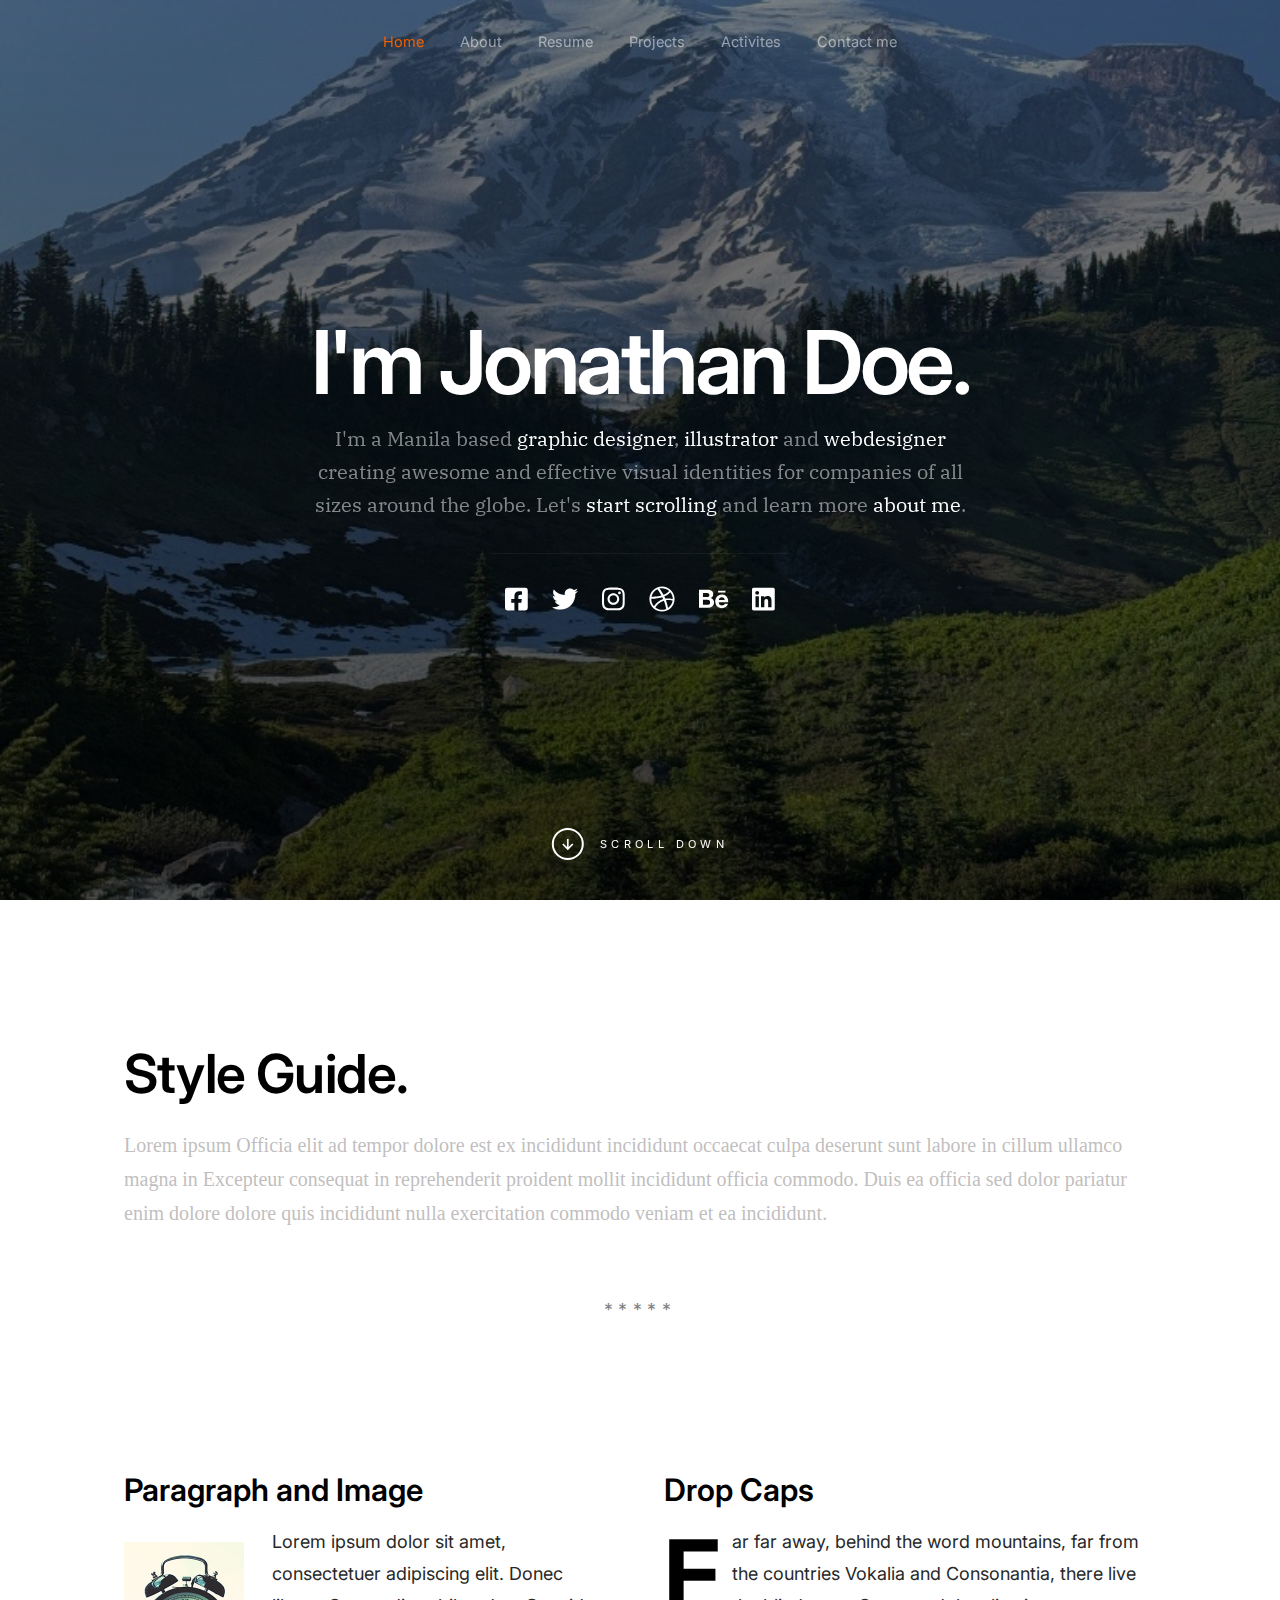
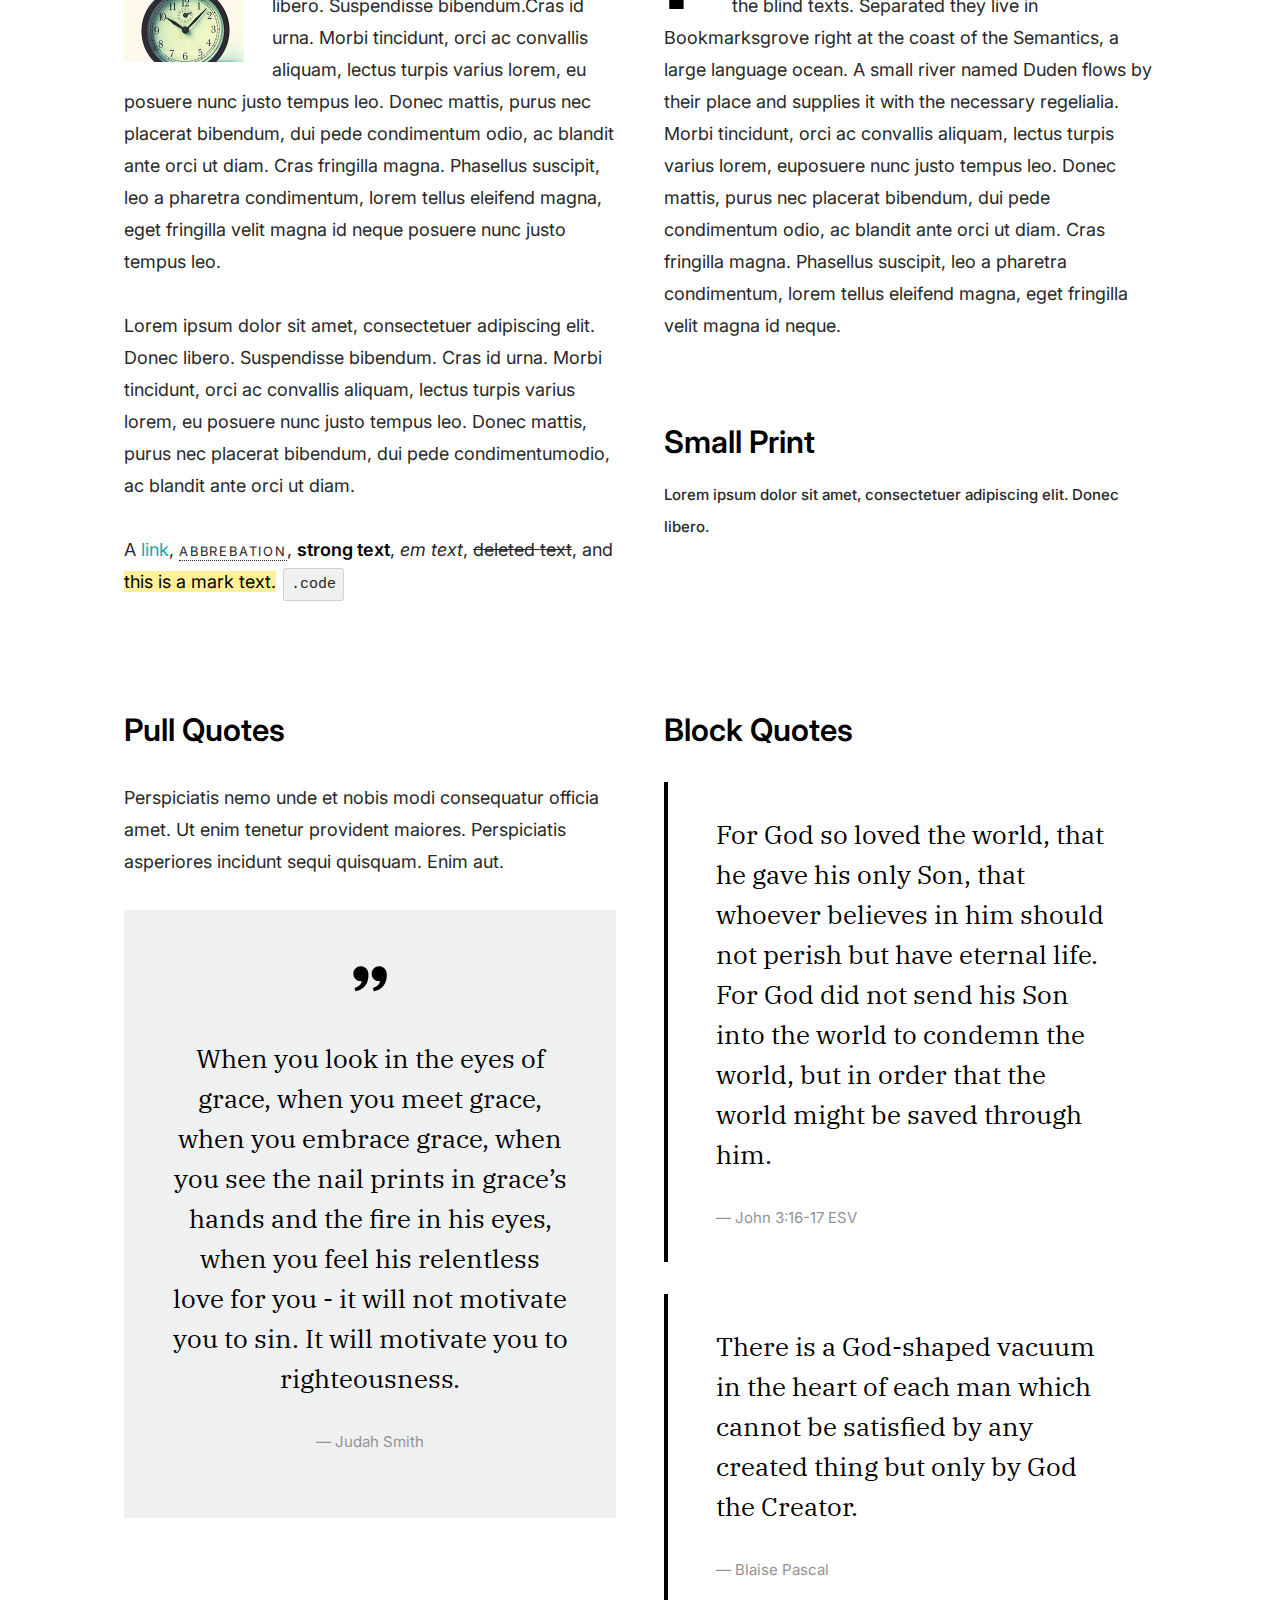
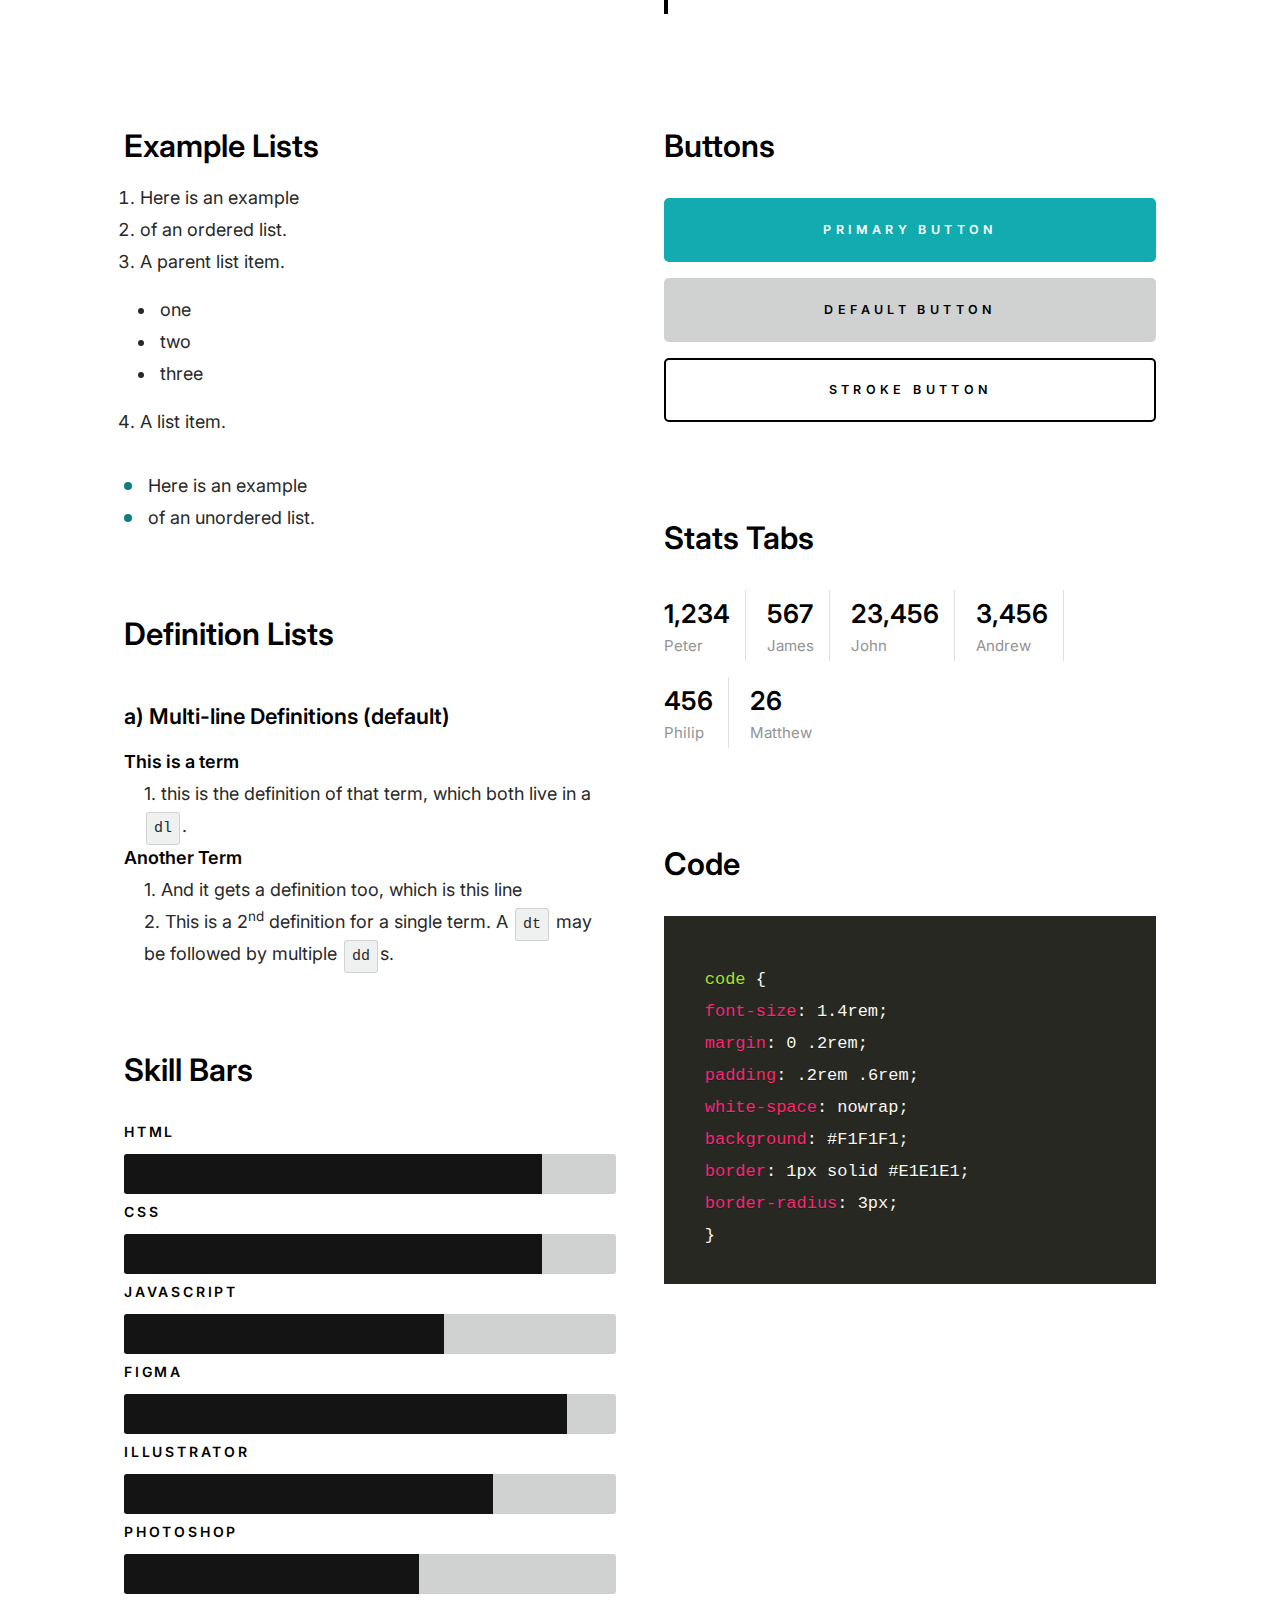
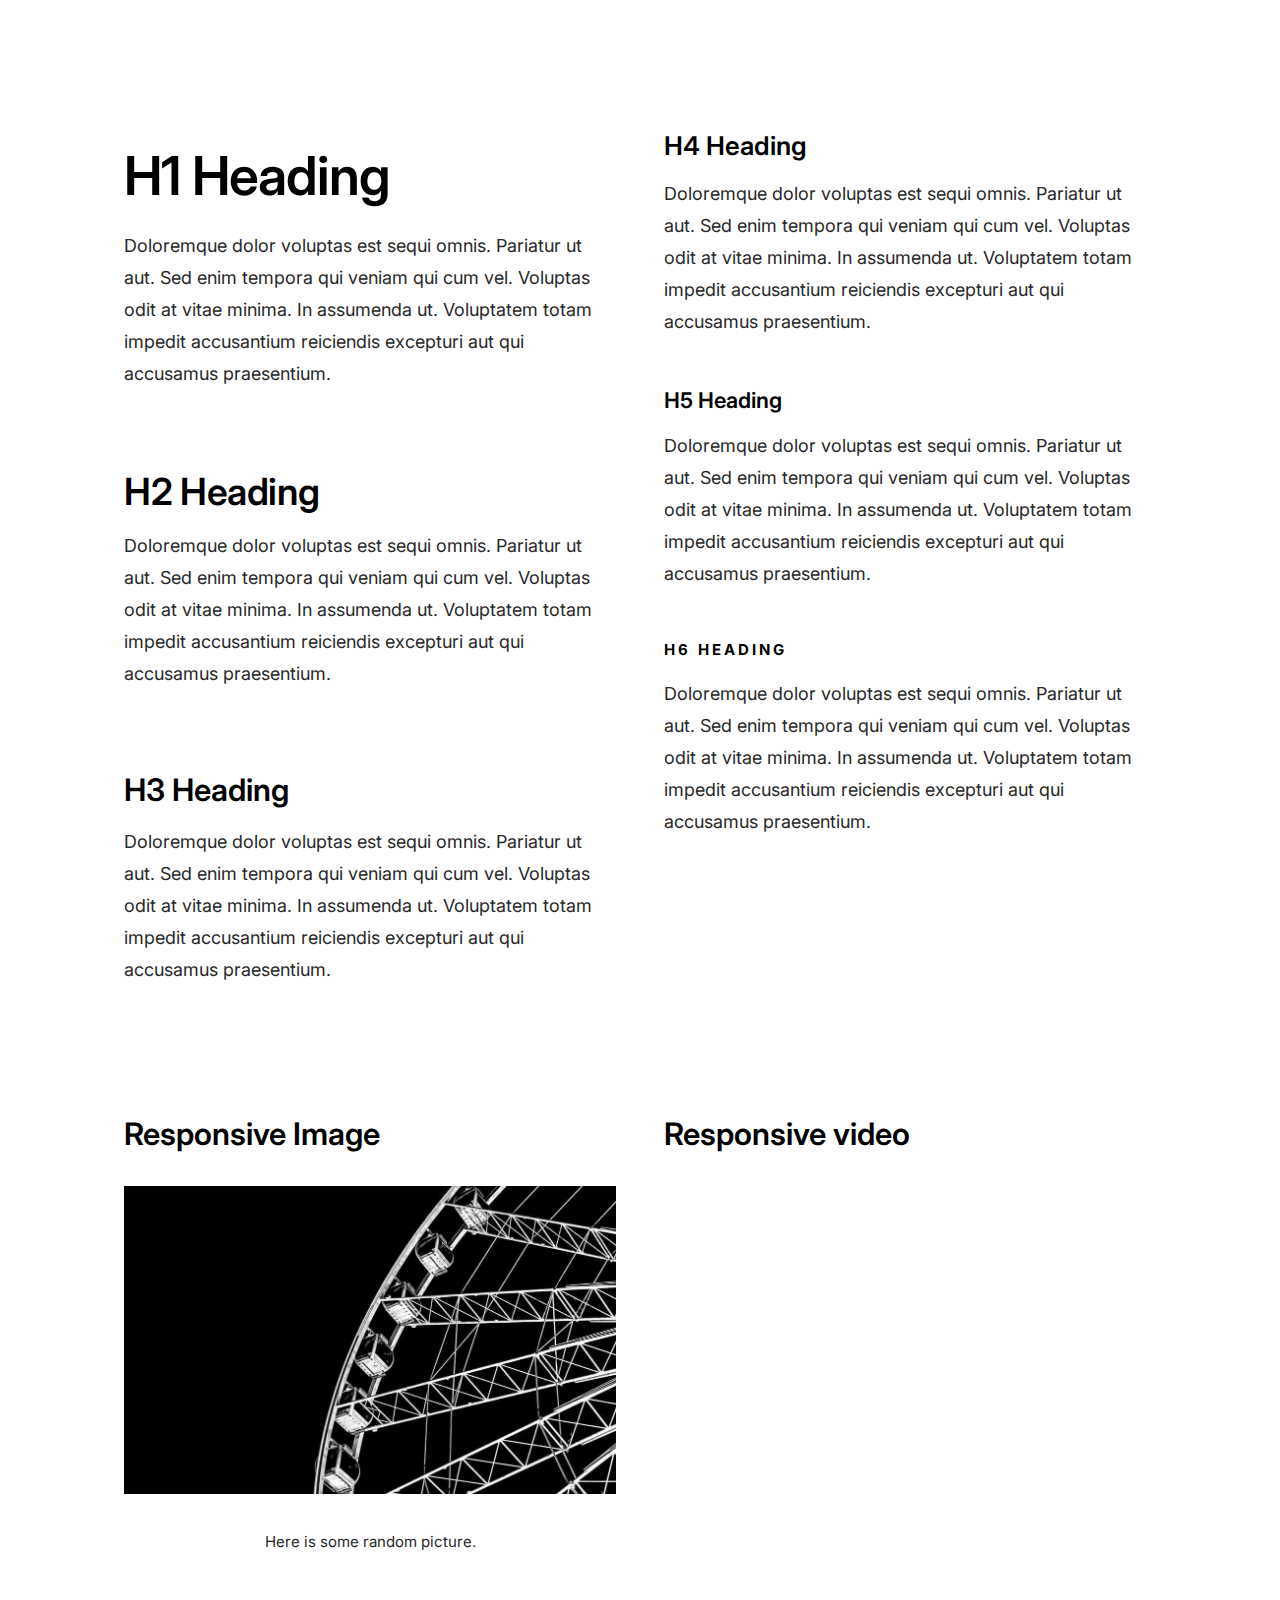
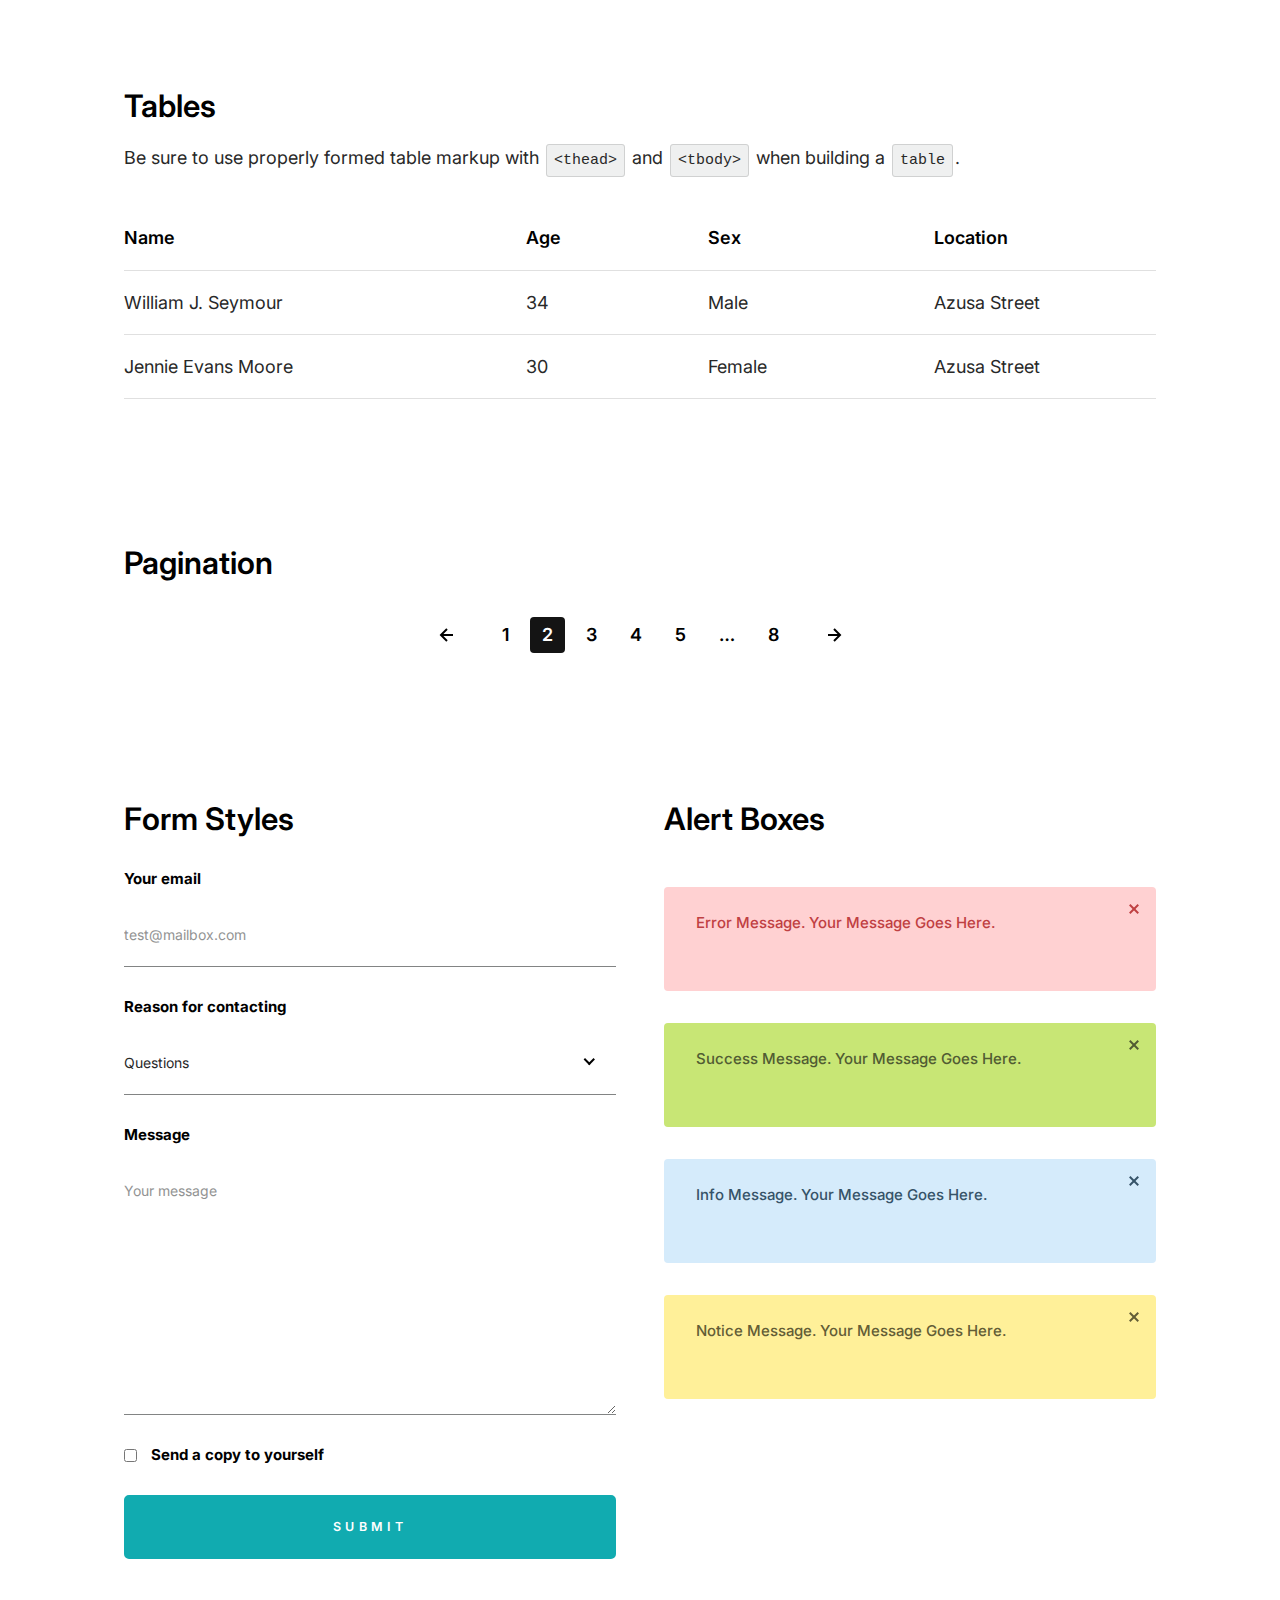
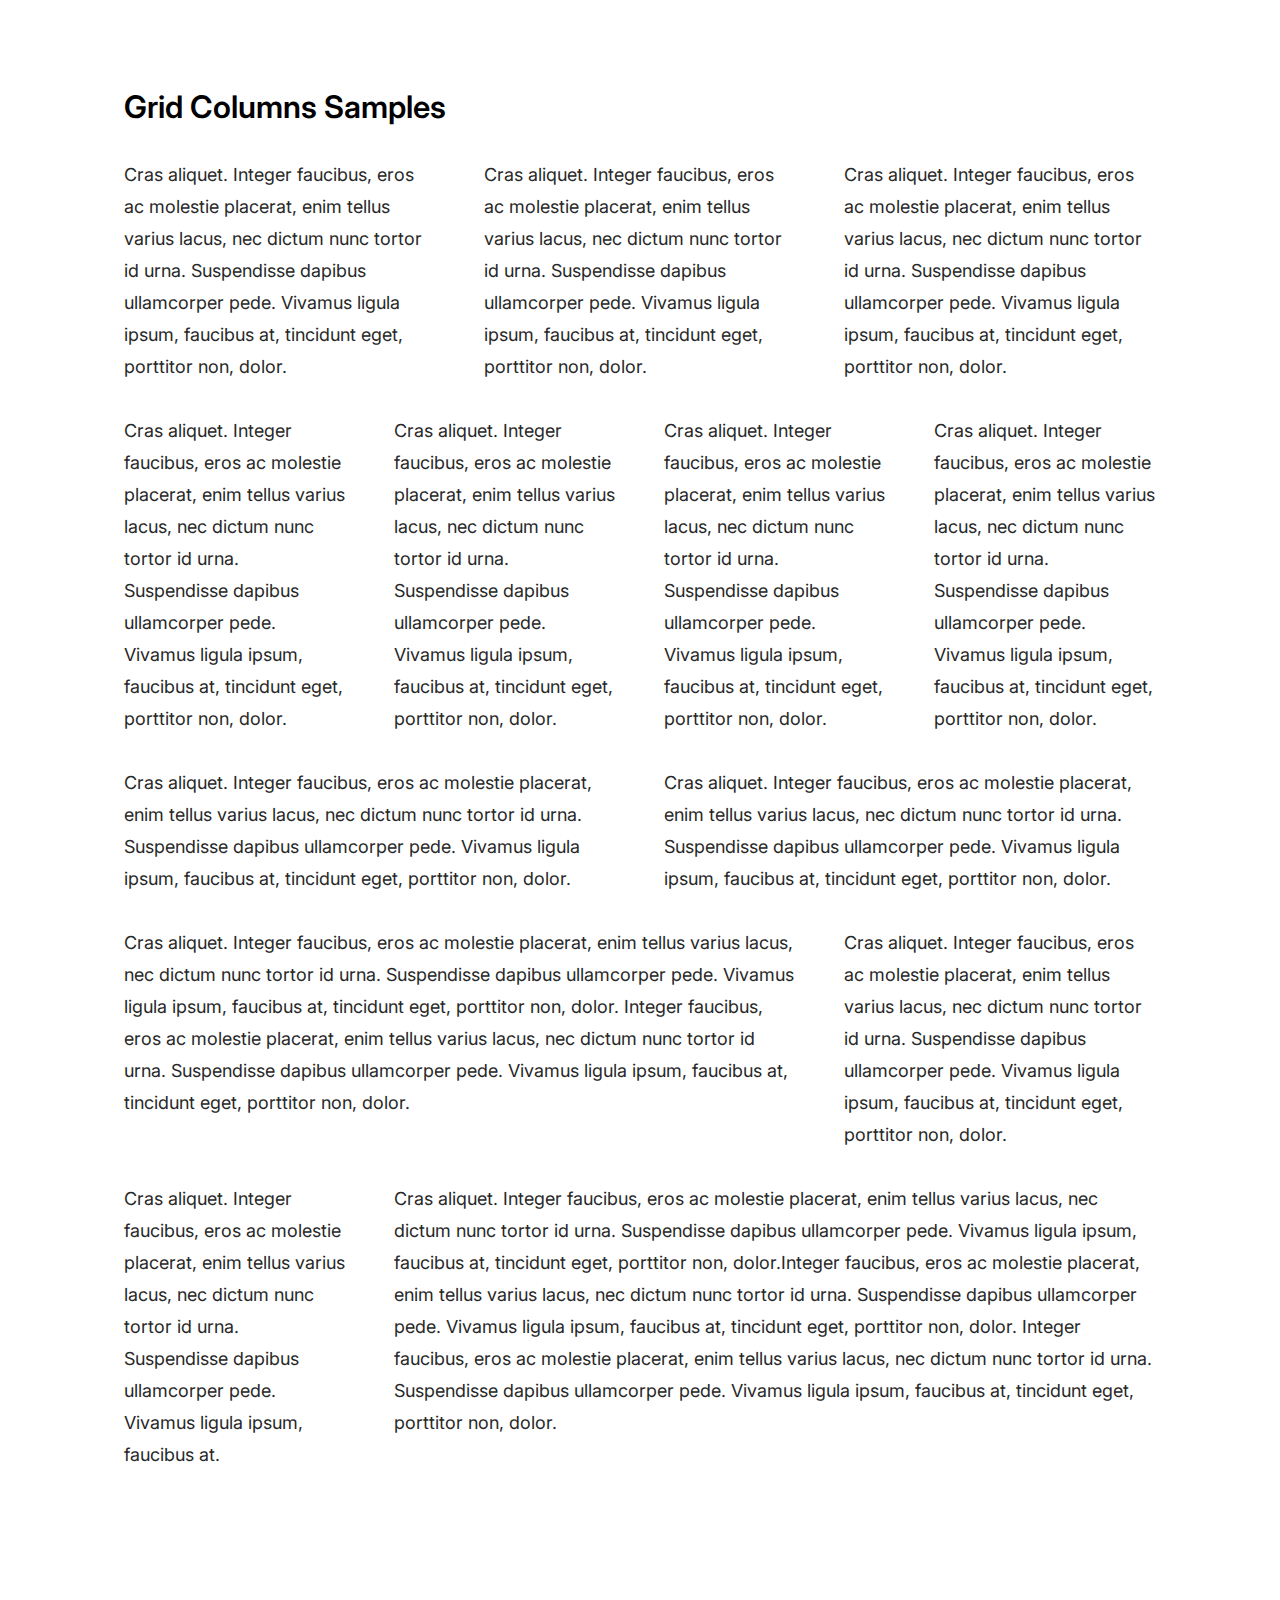
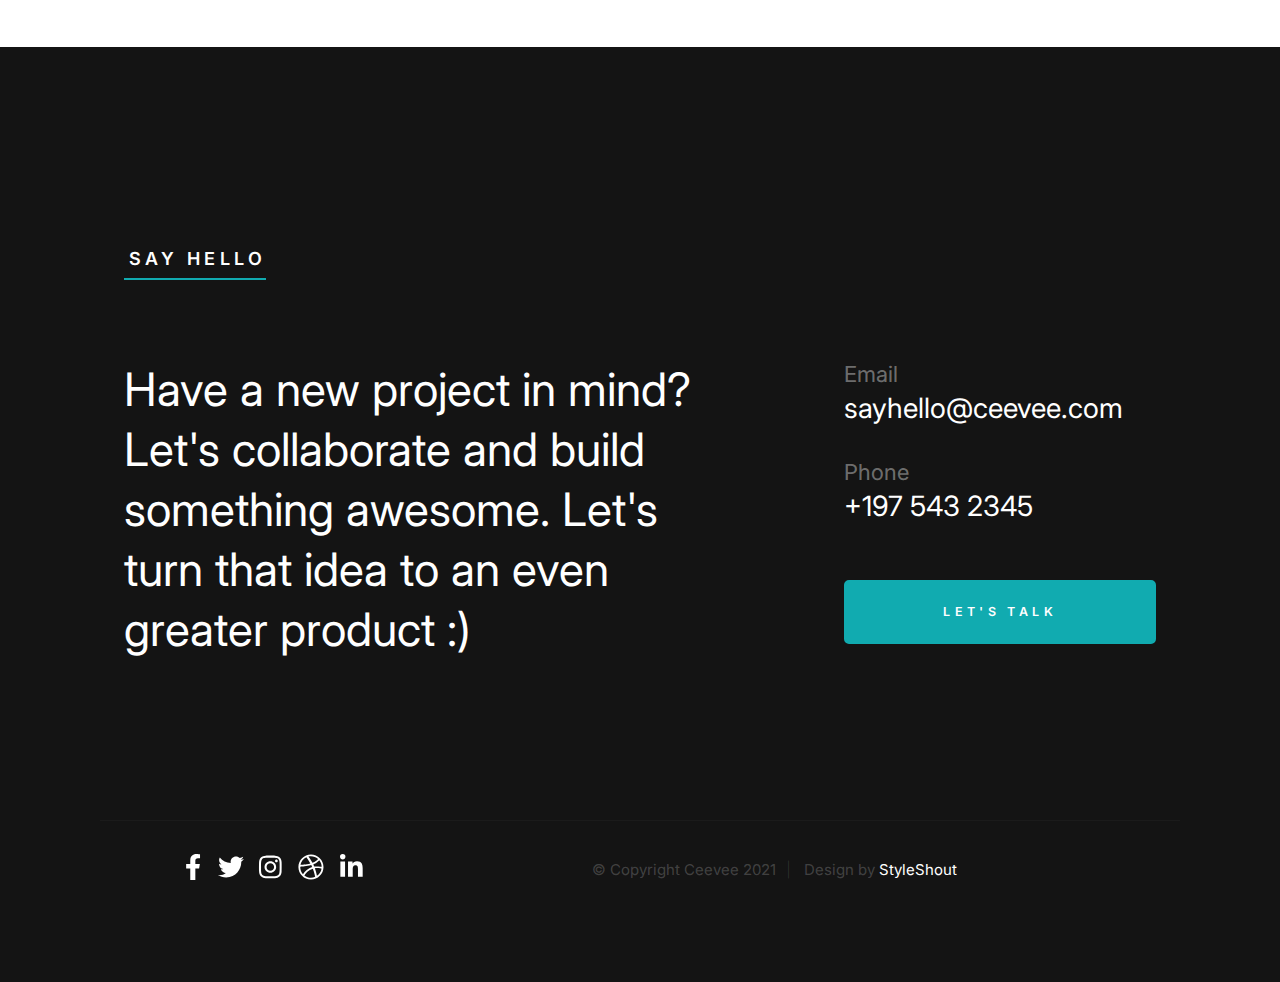
<file: styles.html>
<!DOCTYPE html>
<html class="no-js" lang="en">
<head>

    <!--- basic page needs
    ================================================== -->
    <meta charset="utf-8">
    <title>Styles - Ceevee 2.0</title>
    <meta name="description" content="">
    <meta name="author" content="">

    <!-- mobile specific metas
    ================================================== -->
    <meta name="viewport" content="width=device-width, initial-scale=1">

    <!-- CSS
    ================================================== -->
    <link rel="stylesheet" href="css/styles.css">
    <link rel="stylesheet" href="css/vendor.css">

    <style type="text/css" media="screen">
        .s-styles { 
            background-color: white;
            padding-top: calc(4.5 * var(--space));
            padding-bottom: calc(4.5 * var(--space));
            position: relative;
        }
        .s-styles .intro h1 {
            margin-top: 0;
        }
    </style>

    <!-- script
    ================================================== -->
    <script defer src="js/vendor/fontawesome/all.min.js"></script>

    <!-- favicons
    ================================================== -->
    <link rel="apple-touch-icon" sizes="180x180" href="apple-touch-icon.png">
    <link rel="icon" type="image/png" sizes="32x32" href="favicon-32x32.png">
    <link rel="icon" type="image/png" sizes="16x16" href="favicon-16x16.png">
    <link rel="manifest" href="site.webmanifest">

</head>

<body id="top" class="ss-preload">


    <!-- preloader
    ================================================== -->
    <div id="preloader">
        <div id="loader"></div>
    </div>


    <!-- header
    ================================================== -->
    <header class="s-header">
        <div class="row s-header__nav-wrap">
            <nav class="s-header__nav">
                <ul>
                    <li class="current"><a href="index.html">Home</a></li>
                    <li><a href="index.html#about">About</a></li>
                    <li><a href="index.html#resume">Resume</a></li>
                    <li><a href="index.html#portfolio">Projects</a></li>
                    <li><a href="index.html#activites">Activites</a></li>
                    <li><a href="index.html#contact">Contact me</a></li>
                </ul>
            </nav>
        </div> <!-- end row -->
        
        <a class="s-header__menu-toggle" href="#0" title="Menu">
            <span class="s-header__menu-icon"></span>
        </a>
    </header> <!-- end s-header -->


    <!-- hero
    ================================================== -->
    <section id="hero" class="s-hero target-section">

        <div class="s-hero__bg rellax" data-rellax-speed="-7"></div>

        <div class="row s-hero__content">
            <div class="column">

                <div class="s-hero__content-about">

                    <h1>I'm Jonathan Doe.</h1>

                    <h3>
                    I'm a Manila based <span>graphic designer</span>, <span>illustrator</span> and <span>webdesigner</span> creating awesome and
                    effective visual identities for companies of all sizes around the globe. Let's <a href="#about">start scrolling</a>
                    and learn more <a href="#about">about me</a>.
                    </h3>

                    <div class="s-hero__content-social">
                        <a href="#0"><i class="fab fa-facebook-square" aria-hidden="true"></i></a>
                        <a href="#0"><i class="fab fa-twitter" aria-hidden="true"></i></a>
                        <a href="#0"><i class="fab fa-instagram" aria-hidden="true"></i></a>
                        <a href="#0"><i class="fab fa-dribbble" aria-hidden="true"></i></a>
                        <a href="#0"><i class="fab fa-behance" aria-hidden="true"></i></a>
                        <a href="#0"><i class="fab fa-linkedin" aria-hidden="true"></i></a>
                    </div>

                </div> <!-- end s-hero__content-about -->

            </div>
        </div> <!-- s-hero__content -->

        <div class="s-hero__scroll">
            <a href="#styles" class="s-hero__scroll-link smoothscroll">
                <span class="scroll-arrow">
                    <svg xmlns="http://www.w3.org/2000/svg" width="24" height="24" viewBox="0 0 24 24" style="fill:rgba(0, 0, 0, 1);transform:;-ms-filter:"><path d="M18.707 12.707L17.293 11.293 13 15.586 13 6 11 6 11 15.586 6.707 11.293 5.293 12.707 12 19.414z"></path></svg>
                </span>
                <span class="scroll-text">Scroll Down</span>
            </a>
        </div> <!-- s-hero__scroll -->

    </section> <!-- end s-hero -->


    <!-- s-styles
    ================================================== -->
    <section id="styles" class="s-styles">

        <div class="row">

            <div class="column large-12 intro">

                <h1>Style Guide.</h1>

                <p class="lead">Lorem ipsum Officia elit ad tempor dolore est ex incididunt incididunt occaecat culpa deserunt 
                sunt labore in cillum ullamco magna in Excepteur consequat in reprehenderit proident mollit incididunt officia commodo.
                Duis ea officia sed dolor pariatur enim dolore dolore quis incididunt nulla exercitation commodo veniam et ea incididunt.
                </p>

                <hr class="fancy">
            </div>

        </div> <!-- end row -->

        <div class="row">

            <div class="column large-6 tab-12">

                <h3>Paragraph and Image</h3>

                <p><a href="#"><img width="120" height="120" class="h-pull-left" alt="sample-image" src="images/sample-image.jpg"></a>
                Lorem ipsum dolor sit amet, consectetuer adipiscing elit. Donec libero. Suspendisse bibendum.Cras id urna. Morbi 
                tincidunt, orci ac convallis aliquam, lectus turpis varius lorem, eu posuere nunc justo tempus leo. Donec mattis, 
                purus nec placerat bibendum, dui pede condimentum odio, ac blandit ante orci ut diam. Cras fringilla magna. 
                Phasellus suscipit, leo a pharetra condimentum, lorem tellus eleifend magna, eget fringilla velit magna id 
                neque posuere nunc justo tempus leo. </p>

                <p>
                Lorem ipsum dolor sit amet, consectetuer adipiscing elit. Donec libero. Suspendisse bibendum. Cras id urna. 
                Morbi tincidunt, orci ac convallis aliquam, lectus turpis varius lorem, eu posuere nunc justo tempus leo. 
                Donec mattis, purus nec placerat bibendum, dui pede condimentumodio, ac blandit ante orci ut diam.	
                </p>

                <p>A <a href="#">link</a>,
                <abbr title="this really isn't a very good description">abbrebation</abbr>,
                <strong>strong text</strong>,
                <em>em text</em>,
                <del>deleted text</del>, and
                <mark>this is a mark text.</mark>
                <code>.code</code>
                </p>

            </div>

            <div class="column large-6 tab-12">

                <h3>Drop Caps</h3>

                <p class="drop-cap">Far far away, behind the word mountains, far from the countries Vokalia and Consonantia,
                there live the blind texts. Separated they live in Bookmarksgrove right at the coast of the
                Semantics, a large language ocean. A small river named Duden flows by their place and supplies it with the 
                necessary regelialia. Morbi tincidunt, orci ac convallis aliquam, lectus turpis varius lorem, 
                euposuere nunc justo tempus leo. Donec mattis, purus nec placerat bibendum, dui pede condimentum odio, 
                ac blandit ante orci ut diam. Cras fringilla magna. Phasellus suscipit, leo a pharetra condimentum, 
                lorem tellus eleifend magna, eget fringilla velit magna id neque.
                </p>

                <h3>Small Print</h3>

                <p><small>Lorem ipsum dolor sit amet, consectetuer adipiscing elit. Donec libero.</small></p>

            </div>

        </div> <!-- end row -->

        <div class="row">

            <div class="column large-6 tab-12">

                <h3 class="h-add-bottom">Pull Quotes</h3>

                <p>
                Perspiciatis nemo unde et nobis modi consequatur officia amet. Ut enim 
                tenetur provident maiores. Perspiciatis asperiores incidunt sequi 
                quisquam. Enim aut. 
                </p>

                <figure class="pull-quote">
                    <blockquote>
                        <p>
                        When you look in the eyes of grace, when you meet grace, 
                        when you embrace grace, when you see the nail prints in 
                        grace’s hands and the fire in his eyes, when you feel his 
                        relentless love for you - it will not motivate you to sin. 
                        It will motivate you to righteousness.
                        </p>

                        <footer>
                            <cite>Judah Smith</cite>
                        </footer>
                    </blockquote>
                </figure>

            </div>

            <div class="column large-6 tab-12">

                <h3 class="h-add-bottom">Block Quotes</h3>

                <blockquote cite="http://where-i-got-my-info-from.com">
                    <p>
                    For God so loved the world, that he gave his only Son, that whoever believes in 
                    him should not perish but have eternal life. For God did not send his Son into 
                    the world to condemn the world, but in order that the world might be 
                    saved through him.
                    </p>

                    <footer>
                        <cite>
                            <a href="#0">John 3:16-17 ESV</a>
                        </cite>
                    </footer>

                </blockquote>

                <blockquote>
                    <p>There is a God-shaped vacuum in the heart of each man which cannot be satisfied 
                    by any created thing but only by God the Creator.</p>

                    <footer>
                        <cite>Blaise Pascal</cite>
                    </footer>

                </blockquote>

            </div>

        </div> <!-- end row -->

        <div class="row h-add-half-bottom">

            <div class="column large-6 tab-12">

                <h3>Example Lists</h3>

                <ol>
                    <li>Here is an example</li>
                    <li>of an ordered list.</li>
                    <li>A parent list item.
                        <ul>
                            <li>one</li>
                            <li>two</li>
                            <li>three</li>
                        </ul>
                        </li>
                        <li>A list item.</li>
                    </ol>

                <ul class="disc">
                    <li>Here is an example</li>
                    <li>of an unordered list.</li>
                </ul>

                <h3>Definition Lists</h3>

                <h5>a) Multi-line Definitions (default) </h5>

                <dl class="dictionary-style">
                    <dt><strong>This is a term</strong></dt>
                        <dd>this is the definition of that term, which both live in a <code>dl</code>.</dd>
                    <dt><strong>Another Term</strong></dt>
                        <dd>And it gets a definition too, which is this line</dd>
                        <dd>This is a 2<sup>nd</sup> definition for a single term. A <code>dt</code> may be followed by multiple <code>dd</code>s.</dd>
                </dl>

                <h3 class="h-add-bottom">Skill Bars</h3>

                <ul class="skill-bars-fat">
                    <li>
                    <div class="progress percent85"></div>
                    <strong>HTML</strong>
                    </li>
                    <li>
                    <div class="progress percent85"></div>
                    <strong>CSS</strong>
                    </li>
                    <li>
                    <div class="progress percent65"></div>
                    <strong>Javascript</strong>
                    </li>
                    <li>
                    <div class="progress percent90"></div>
                    <strong>Figma</strong>
                    </li>
                    <li>
                    <div class="progress percent75"></div>
                    <strong>Illustrator</strong>
                    </li>
                    <li>
                    <div class="progress percent60"></div>
                    <strong>Photoshop</strong>
                    </li>
                </ul>

            </div>

            <div class="column large-6 tab-12">

                <h3 class="h-add-bottom">Buttons</h3>

                <p>
                    <a class="btn btn--primary h-full-width" href="#0">Primary Button</a>
                    <a class="btn h-full-width" href="#0">Default Button</a>
                    <a class="btn btn--stroke h-full-width" href="#0">Stroke Button</a>
                </p>

                <h3>Stats Tabs</h3>

                <ul class="stats-tabs">
                    <li><a href="#0">1,234 <em>Peter</em></a></li>
                    <li><a href="#0">567 <em>James</em></a></li>
                    <li><a href="#0">23,456 <em>John</em></a></li>
                    <li><a href="#0">3,456 <em>Andrew</em></a></li>
                    <li><a href="#0">456 <em>Philip</em></a></li>
                    <li><a href="#0">26 <em>Matthew</em></a></li>
                </ul>

                <h3 class="h-add-bottom">Code</h3>

<pre><code class="language-css">
    code {
    font-size: 1.4rem;
    margin: 0 .2rem;
    padding: .2rem .6rem;
    white-space: nowrap;
    background: #F1F1F1;
    border: 1px solid #E1E1E1;	
    border-radius: 3px;
    }
</code></pre>

            </div>

        </div> <!-- end row -->

        <div class="row h-add-half-bottom">

            <div class="column large-6 tab-12">
                    
                <h1>H1 Heading</h1>
                <p>Doloremque dolor voluptas est sequi omnis. Pariatur ut aut. Sed enim tempora qui veniam qui cum vel. 
                Voluptas odit at vitae minima. In assumenda ut. Voluptatem totam impedit accusantium reiciendis excepturi aut qui accusamus praesentium.</p>

                <h2>H2 Heading</h2>
                <p>Doloremque dolor voluptas est sequi omnis. Pariatur ut aut. Sed enim tempora qui veniam qui cum vel. 
                Voluptas odit at vitae minima. In assumenda ut. Voluptatem totam impedit accusantium reiciendis excepturi aut qui accusamus praesentium.</p>

                <h3>H3 Heading</h3>
                <p>Doloremque dolor voluptas est sequi omnis. Pariatur ut aut. Sed enim tempora qui veniam qui cum vel. 
                Voluptas odit at vitae minima. In assumenda ut. Voluptatem totam impedit accusantium reiciendis excepturi aut qui accusamus praesentium.</p>

                
            </div>

            <div class="column large-6 tab-12">
                <h4>H4 Heading</h4>
                <p>Doloremque dolor voluptas est sequi omnis. Pariatur ut aut. Sed enim tempora qui veniam qui cum vel. 
                Voluptas odit at vitae minima. In assumenda ut. Voluptatem totam impedit accusantium reiciendis excepturi aut qui accusamus praesentium.</p>

                <h5>H5 Heading</h5>
                <p>Doloremque dolor voluptas est sequi omnis. Pariatur ut aut. Sed enim tempora qui veniam qui cum vel. 
                Voluptas odit at vitae minima. In assumenda ut. Voluptatem totam impedit accusantium reiciendis excepturi aut qui accusamus praesentium.</p>

                <h6>H6 Heading</h6>
                <p>Doloremque dolor voluptas est sequi omnis. Pariatur ut aut. Sed enim tempora qui veniam qui cum vel. 
                Voluptas odit at vitae minima. In assumenda ut. Voluptatem totam impedit accusantium reiciendis excepturi aut qui accusamus praesentium.</p>
    
                
            </div>

        </div> <!-- end row -->

        <div class="row h-add-half-bottom">

            <div class="column large-6 tab-12">

                <h3 class="h-add-bottom">Responsive Image</h3>

                <figure>
                    <img src="images/wheel-500.jpg" 
                    srcset="images/wheel-1000.jpg 1000w, 
                    images/wheel-500.jpg 500w" 
                    sizes="(max-width: 1000px) 100vw, 1000px" alt="">

                    <figcaption>
                        Here is some random picture.
                    </figcaption>
                </figure>

            </div>

            <div class="column large-6 tab-12">

                <h3 class="h-add-bottom">Responsive video</h3>

                <div class="video-container">
                <iframe title="vimeo-player" src="https://player.vimeo.com/video/14592941" width="640" height="360" frameborder="0" allowfullscreen></iframe>                
                </div>

            </div>
            
        </div> <!-- end row -->

        <div class="row h-add-bottom">

            <div class="column large-12">

                <h3>Tables</h3>
                <p>Be sure to use properly formed table markup with <code>&lt;thead&gt;</code> and <code>&lt;tbody&gt;</code> when building a <code>table</code>.</p>

                <div class="table-responsive">

                    <table>
                            <thead>
                            <tr>
                                <th>Name</th>
                                <th>Age</th>
                                <th>Sex</th>
                                <th>Location</th>
                            </tr>
                            </thead>
                            <tbody>
                            <tr>
                                <td>William J. Seymour</td>
                                <td>34</td>
                                <td>Male</td>
                                <td>Azusa Street</td>
                            </tr>
                            <tr>
                                <td>Jennie Evans Moore</td>
                                <td>30</td>
                                <td>Female</td>
                                <td>Azusa Street</td>
                            </tr>
                            </tbody>
                    </table>

                </div>

            </div>
            
        </div> <!-- end row -->

        <div class="row">

            <div class="column large-12">
                <h3>Pagination</h3>

                <nav class="pgn">
                    <ul>
                        <li>
                            <a class="pgn__prev" href="#0">
                                <svg xmlns="http://www.w3.org/2000/svg" width="24" height="24" viewBox="0 0 24 24"><path d="M12.707 17.293L8.414 13H18v-2H8.414l4.293-4.293-1.414-1.414L4.586 12l6.707 6.707z"/></svg>
                            </a>
                        </li>
                        <li><a class="pgn__num" href="#0">1</a></li>
                        <li><span class="pgn__num current">2</span></li>
                        <li><a class="pgn__num" href="#0">3</a></li>
                        <li><a class="pgn__num" href="#0">4</a></li>
                        <li><a class="pgn__num" href="#0">5</a></li>
                        <li><span class="pgn__num dots">…</span></li>
                        <li><a class="pgn__num" href="#0">8</a></li>
                        <li>
                            <a class="pgn__next" href="#0">
                                <svg xmlns="http://www.w3.org/2000/svg" width="24" height="24" viewBox="0 0 24 24"><path d="M11.293 17.293l1.414 1.414L19.414 12l-6.707-6.707-1.414 1.414L15.586 11H6v2h9.586z"/></svg>
                            </a>
                        </li>
                    </ul>
                </nav>
            </div>

        </div> <!-- end row -->


        <div class="row">

            <div class="column large-6 tab-12">

                <h3 class="h-add-bottom">Form Styles</h3>

                <form>
                    <div>
                        <label for="sampleInput">Your email</label>
                        <input class="h-full-width" type="email" placeholder="test@mailbox.com" id="sampleInput">
                    </div>
                    <div>
                        <label for="sampleRecipientInput">Reason for contacting</label>
                        <div class="ss-custom-select">
                            <select class="h-full-width" id="sampleRecipientInput">
                                <option value="Option 1">Questions</option>
                                <option value="Option 2">Report</option>
                                <option value="Option 3">Others</option>
                            </select>
                        </div>
                    </div>
                    
                    <label for="exampleMessage">Message</label>
                    <textarea class="h-full-width" placeholder="Your message" id="exampleMessage"></textarea>

                    <label class="h-add-bottom">
                        <input type="checkbox">
                        <span class="label-text">Send a copy to yourself</span>
                    </label>
                
                    <input class="btn--primary h-full-width" type="submit" value="Submit">
                </form>

            </div>

            <div class="column large-6 tab-12">

                <h3>Alert Boxes</h3>

                <br>
                
                <div class="alert-box alert-box--error">
                    <p>Error Message. Your Message Goes Here.</p>
                    <span class="alert-box__close"></span>
                </div><!-- end error -->
                        
                <div class="alert-box alert-box--success">
                    <p>Success Message. Your Message Goes Here.</p>
                    <span class="alert-box__close"></span>
                </div><!-- end success -->
                        
                <div class="alert-box alert-box--info">
                    <p>Info Message. Your Message Goes Here.</p>
                    <span class="alert-box__close"></span>
                </div><!-- end info -->
                        
                <div class="alert-box alert-box--notice">
                    <p>Notice Message. Your Message Goes Here.</p>
                    <span class="alert-box__close"></span>
                </div><!-- end notice -->
            
            </div>

        </div> <!-- end row -->

        <div class="row">

            <div class="large-12 column">
               <h3 class="h-add-bottom">Grid Columns Samples</h3>
            </div>
   
        </div> <!-- Row End-->


        <div class="row">
   
            <div class="large-4 mob-12 column">
                <p>
                Cras aliquet. Integer faucibus, eros ac molestie placerat, enim tellus varius lacus,
                nec dictum nunc tortor id urna. Suspendisse dapibus ullamcorper pede. Vivamus ligula ipsum,
                faucibus at, tincidunt eget, porttitor non, dolor. 
                </p>
             </div>
   
            <div class="large-4 mob-12 column">
                <p>
                Cras aliquet. Integer faucibus, eros ac molestie placerat, enim tellus varius lacus,
                nec dictum nunc tortor id urna. Suspendisse dapibus ullamcorper pede. Vivamus ligula ipsum,
                faucibus at, tincidunt eget, porttitor non, dolor. 
                </p>
            </div>
   
            <div class="large-4 mob-12 column">
                <p>
                Cras aliquet. Integer faucibus, eros ac molestie placerat, enim tellus varius lacus,
                nec dictum nunc tortor id urna. Suspendisse dapibus ullamcorper pede. Vivamus ligula ipsum,
                faucibus at, tincidunt eget, porttitor non, dolor. 
                </p>
            </div>
   
        </div>
   
        <div class="row">
   
            <div class="large-3 tab-6 mob-12 column">
                <p>
                Cras aliquet. Integer faucibus, eros ac molestie placerat, enim tellus varius lacus,
                nec dictum nunc tortor id urna. Suspendisse dapibus ullamcorper pede. Vivamus ligula ipsum,
                faucibus at, tincidunt eget, porttitor non, dolor. 
                </p>
            </div>
   
            <div class="large-3 tab-6 mob-12 column">
                <p>
                Cras aliquet. Integer faucibus, eros ac molestie placerat, enim tellus varius lacus,
                nec dictum nunc tortor id urna. Suspendisse dapibus ullamcorper pede. Vivamus ligula ipsum,
                faucibus at, tincidunt eget, porttitor non, dolor. 
                </p>
            </div>
   
            <div class="large-3 tab-6 mob-12 column">
                <p>
                Cras aliquet. Integer faucibus, eros ac molestie placerat, enim tellus varius lacus,
                nec dictum nunc tortor id urna. Suspendisse dapibus ullamcorper pede. Vivamus ligula ipsum,
                faucibus at, tincidunt eget, porttitor non, dolor. 
                </p>
            </div>
   
            <div class="large-3 tab-6 mob-12 column">
                <p>
                Cras aliquet. Integer faucibus, eros ac molestie placerat, enim tellus varius lacus,
                nec dictum nunc tortor id urna. Suspendisse dapibus ullamcorper pede. Vivamus ligula ipsum,
                faucibus at, tincidunt eget, porttitor non, dolor. 
                </p>
            </div>
   
        </div>
   
        <div class="row">
   
            <div class="large-6 mob-12 column">
                <p>
                Cras aliquet. Integer faucibus, eros ac molestie placerat, enim tellus varius lacus,
                nec dictum nunc tortor id urna. Suspendisse dapibus ullamcorper pede. Vivamus ligula ipsum,
                faucibus at, tincidunt eget, porttitor non, dolor. 
                </p>
            </div>
   
            <div class="large-6 mob-12 column">
                <p>
                Cras aliquet. Integer faucibus, eros ac molestie placerat, enim tellus varius lacus,
                nec dictum nunc tortor id urna. Suspendisse dapibus ullamcorper pede. Vivamus ligula ipsum,
                faucibus at, tincidunt eget, porttitor non, dolor. 
                </p>
            </div>
   
        </div>
   
        <div class="row">
   
            <div class="large-8 tab-7 mob-12 column">
                <p>
                Cras aliquet. Integer faucibus, eros ac molestie placerat, enim tellus varius lacus,
                nec dictum nunc tortor id urna. Suspendisse dapibus ullamcorper pede. Vivamus ligula ipsum,
                faucibus at, tincidunt eget, porttitor non, dolor. Integer faucibus, eros ac molestie placerat, enim tellus varius lacus,
                nec dictum nunc tortor id urna. Suspendisse dapibus ullamcorper pede. Vivamus ligula ipsum,
                faucibus at, tincidunt eget, porttitor non, dolor.
                </p>
            </div>
   
            <div class="large-4 tab-5 mob-12 column">
                <p>
                Cras aliquet. Integer faucibus, eros ac molestie placerat, enim tellus varius lacus,
                nec dictum nunc tortor id urna. Suspendisse dapibus ullamcorper pede. Vivamus ligula ipsum,
                faucibus at, tincidunt eget, porttitor non, dolor. 
                </p>
            </div>
   
         </div>
   
         <div class="row">
   
            <div class="large-3 tab-5 mob-12 column">
                <p>
                Cras aliquet. Integer faucibus, eros ac molestie placerat, enim tellus varius lacus,
                nec dictum nunc tortor id urna. Suspendisse dapibus ullamcorper pede. Vivamus ligula ipsum,
                faucibus at. 
                </p>
             </div>
   
            <div class="large-9 tab-7 mob-12 column">
                <p>
                Cras aliquet. Integer faucibus, eros ac molestie placerat, enim tellus varius lacus,
                nec dictum nunc tortor id urna. Suspendisse dapibus ullamcorper pede. Vivamus ligula ipsum,
                faucibus at, tincidunt eget, porttitor non, dolor.Integer faucibus, eros ac molestie placerat, enim tellus varius lacus,
                nec dictum nunc tortor id urna. Suspendisse dapibus ullamcorper pede. Vivamus ligula ipsum,
                faucibus at, tincidunt eget, porttitor non, dolor. Integer faucibus, eros ac molestie placerat, enim tellus varius lacus,
                nec dictum nunc tortor id urna. Suspendisse dapibus ullamcorper pede. Vivamus ligula ipsum,
                faucibus at, tincidunt eget, porttitor non, dolor.
                </p>
             </div>
   
         </div> 

    </section> <!-- end s-styles -->


    <!-- contact
    ================================================== -->
    <section id="contact" class="s-contact target-section">

        <div class="row s-contact__header">
            <div class="column large-12">
                <h3 class="section-header-allcaps">Say Hello</h3>
            </div>
        </div>

        <div class="row s-contact__content">

            <div class="column large-7 medium-12">

                <h4 class="huge-text">
                Have a new project in mind? Let's collaborate and build something awesome. 
                Let's turn that idea to an even greater product :)
                </h4>

            </div>

            <div class="column large-4 medium-12">

                <div class="row contact-infos">
                    <div class="column large-12 medium-6 tab-12">
                        <div class="contact-block">
                            <h5 class="contact-block__header">
                                Email
                            </h5>
                            <p class="contact-block__content">
                                <a class="mailtoui" href="mailto:sayhello@ceevee.com">sayhello@ceevee.com</a>
                            </p>
                        </div> <!-- end contact-block -->
                    </div>
                    <div class="column large-12 medium-6 tab-12">
                        <div class="contact-block">
                            <h5 class="contact-block__header">
                                Phone
                            </h5>
                            <p class="contact-block__content">
                                <a href="tel:+1975432345">+197 543 2345</a>
                            </p>
                        </div> <!-- end contact-block -->
                    </div>

                    <div class="column large-12">
                        <a href="mailto:sayhello@ceevee.com" class="mailtoui btn btn--primary h-full-width">Let's Talk</a>
                    </div>
                </div> <!-- end contact-infos -->

            </div>
        </div> <!-- s-contact__content -->

    </section> <!-- end s-contact -->
    

    <!-- footer
    ================================================== -->
    <footer class="s-footer">
        <div class="row">
            <div class="column large-4 medium-6 w-1000-stack s-footer__social-block">
                <ul class="s-footer__social">
                    <li><a href="#0"><i class="fab fa-facebook-f" aria-hidden="true"></i></a></li>
                    <li><a href="#0"><i class="fab fa-twitter" aria-hidden="true"></i></a></li>
                    <li><a href="#0"><i class="fab fa-instagram" aria-hidden="true"></i></a></li>
                    <li><a href="#0"><i class="fab fa-dribbble" aria-hidden="true"></i></a></li>
                    <li><a href="#0"><i class="fab fa-linkedin-in" aria-hidden="true"></i></a></li>
                </ul>
            </div>

            <div class="column large-7 medium-6 w-1000-stack ss-copyright">
                <span>© Copyright Ceevee 2021</span> 
                <span>Design by <a href="https://www.styleshout.com/">StyleShout</a></span>
            </div>
        </div>

        <div class="ss-go-top">
            <a class="smoothscroll" title="Back to Top" href="#top">
                <svg xmlns="http://www.w3.org/2000/svg" viewBox="0 0 24 24"><path d="M6 4h12v2H6zm5 10v6h2v-6h5l-6-6-6 6z"/></svg>
             </a>
        </div> <!-- end ss-go-top -->
    </footer>


    <!-- Java Script
    ================================================== -->
    <script src="js/plugins.js"></script>
    <script src="js/main.js"></script>

</body>

</html>
</file>
<file: css/styles.css>
/* =================================================================== 
 * 
 *
 *
 * TOC:
 * # settings and variables
 *      ## fonts
 *      ## colors
 *      ## vertical spacing and typescale
 *      ## grid variables
 * # normalize
 * # basic/base setup styles
 *      ## media
 *      ## typography resets
 *      ## links
 *      ## inputs
 * # Grid v3.0.0
 *      ## medium screen devices
 *      ## tablets
 *      ## mobile devices
 *      ## small mobile devices <= 400px
 * # block grids
 *      ## block grids - medium screen devices
 *      ## block grids - tablets
 *      ## block grids - mobile devices
 *      ## block grids - small mobile devices <= 400px
 * # MISC 
 * # custom grid, block grid STACK breakpoints
 * # base style overrides 
 *      ## links
 * # typography & general theme styles
 *      ## Lists
 *      ## responsive video container
 *      ## floated image
 *      ## tables
 *      ## spacing
 * # preloader
 *      ## page loaded
 * # forms 
 *      ## Style Placeholder Text
 * # buttons 
 * # additional components
 *      ## skillbars
 *      ## alert box
 *      ## pagination 
 * # common and reusable styles
 *      ## animation stuff 
 *      ## MailtoUI style overrides
 * # site header
 *      ## header nav
 *      ## mobile menu toggle 
 * # hero
 *      ## hero content
 *      ## hero social
 *      ## hero scrolldown
 *      ## animate intro content
 * # resume 
 *      ## resume block
 * # portfolio
 *      ## portfolio list
 *      ## modal popup
 * # CTA
 * # testimonials
 *      ## swiper style overrides
 *      ## testimonial slider 
 * # contact
 *      ## contact block
 * # footer
 *      ## footer social
 *      ## copyright
 *      ## go top
 *
 * ------------------------------------------------------------------ */


/* ===================================================================
 * # settings and variables
 *
 * ------------------------------------------------------------------- */

/* ------------------------------------------------------------------- 
 * ## fonts
 * ------------------------------------------------------------------- */
@import url("https://fonts.googleapis.com/css2?family=IBM+Plex+Serif:ital,wght@0,300;0,400;0,500;0,600;0,700;1,200;1,300;1,400;1,500;1,600&family=Inter:wght@300;400;500;600;700&display=swap");
:root {
    --font-1: "Inter", sans-serif;
    --font-2: "IBM Plex Serif", serif;
    /* monospace
     */
    --font-mono: Consolas, "Andale Mono", Courier, "Courier New", monospace;
}

/* ------------------------------------------------------------------- 
 * ## colors
 * ------------------------------------------------------------------- */
:root {
    /* color-1(#11ABB0)
     * color-2(#F06000)
     */
    --color-1: hsla(182, 82%, 38%, 1);
    --color-2: hsla(24, 100%, 47%, 1);

    /* theme color variations
     */
    --color-1-lighter: hsla(182, 82%, 58%, 1);
    --color-1-light  : hsla(182, 82%, 48%, 1);
    --color-1-dark   : hsla(182, 82%, 28%, 1);
    --color-1-darker : hsla(182, 82%, 18%, 1);
    --color-2-lighter: hsla(24, 100%, 67%, 1);
    --color-2-light  : hsla(24, 100%, 57%, 1);
    --color-2-dark   : hsla(24, 100%, 37%, 1);
    --color-2-darker : hsla(24, 100%, 27%, 1);

    /* feedback colors
     * color-error(#ffd1d2), color-success(#c8e675), 
     * color-info(#d7ecfb), color-notice(#fff099)
     */
    --color-error          : hsla(359, 100%, 91%, 1);
    --color-success        : hsla(76, 69%, 68%, 1);
    --color-info           : hsla(205, 82%, 91%, 1);
    --color-notice         : hsla(51, 100%, 80%, 1);
    --color-error-content  : hsla(359, 50%, 50%, 1);
    --color-success-content: hsla(76, 29%, 28%, 1);
    --color-info-content   : hsla(205, 32%, 31%, 1);
    --color-notice-content : hsla(51, 30%, 30%, 1);

    /* shades 
     * generated using 
     * Tint & Shade Generator 
     * (https://maketintsandshades.com/)
     */
    --color-black  : #000000;
    --color-gray-19: #0a0a0a;
    --color-gray-18: #141414;
    --color-gray-17: #1e1e1e;
    --color-gray-16: #282828;
    --color-gray-15: #323333;
    --color-gray-14: #3b3d3d;
    --color-gray-13: #454747;
    --color-gray-12: #4f5151;
    --color-gray-11: #595b5b;
    --color-gray-10: #636565;
    --color-gray-9 : #737474;
    --color-gray-8 : #828484;
    --color-gray-7 : #929393;
    --color-gray-6 : #a1a3a3;
    --color-gray-5 : #b1b2b2;
    --color-gray-4 : #c1c1c1;
    --color-gray-3 : #d0d1d1;
    --color-gray-2 : #e0e0e0;
    --color-gray-1 : #eff0f0;
    --color-white  : #ffffff;

    /* text
     */
    --color-text       : var(--color-gray-16);
    --color-text-dark  : var(--color-black);
    --color-text-light : var(--color-gray-7);
    --color-placeholder: var(--color-gray-7);

    /* buttons
     */
    --color-btn                   : var(--color-gray-3);
    --color-btn-text              : var(--color-black);
    --color-btn-hover             : var(--color-black);
    --color-btn-hover-text        : var(--color-white);
    --color-btn-primary           : var(--color-1);
    --color-btn-primary-text      : var(--color-white);
    --color-btn-primary-hover     : var(--color-2);
    --color-btn-primary-hover-text: var(--color-white);
    --color-btn-stroke            : var(--color-black);
    --color-btn-stroke-text       : var(--color-black);
    --color-btn-stroke-hover      : var(--color-black);
    --color-btn-stroke-hover-text : var(--color-white);

    /* others
     */
    --color-bg     : var(--color-gray-18);
    --color-border : var(--color-gray-2);
    --border-radius: 5px;
}

/* ------------------------------------------------------------------- 
 * ## vertical spacing and typescale
 * ------------------------------------------------------------------- */
:root {

    /* spacing
     * base font size: 18px 
     * vertical space unit : 32px
     */
    --base-size: 62.5%;
    --base-font-size: 1.8rem;
    --space: 3.2rem;

    /* vertical spacing 
     */
    --vspace-0_125: calc(0.125 * var(--space));
    --vspace-0_25 : calc(0.25 * var(--space));
    --vspace-0_5  : calc(0.5 * var(--space));
    --vspace-0_75 : calc(0.75 * var(--space));
    --vspace-0_875: calc(0.875 * var(--space));
    --vspace-1    : calc(var(--space));
    --vspace-1_25 : calc(1.25 * var(--space));
    --vspace-1_5  : calc(1.5 * var(--space));
    --vspace-1_75 : calc(1.75 * var(--space));
    --vspace-2    : calc(2 * var(--space));
    --vspace-2_5  : calc(2.5 * var(--space));
    --vspace-3    : calc(3 * var(--space));
    --vspace-3_5  : calc(3.5 * var(--space));
    --vspace-4    : calc(4 * var(--space));
    --vspace-4_5  : calc(4.5 * var(--space));
    --vspace-5    : calc(5 * var(--space));

    /* type scale
     * ratio 1:2 | base: 18px
     * -------------------------------------------------------
     *
     * --text-display-3 = (77.40px)
     * --text-display-2 = (64.50px)
     * --text-display-1 = (53.75px)
     * --text-xxxl      = (44.79px)
     * --text-xxl       = (37.32px)
     * --text-xl        = (31.10px)
     * --text-lg        = (25.92px)
     * --text-md        = (21.60px)
     * --text-size      = (18.00px) BASE
     * --text-sm        = (15.00px)
     * --text-xs        = (12.50px)
     *
     * -------------------------------------------------------
     */
    --text-scale-ratio: 1.2;
    --text-size       : var(--base-font-size);
    --text-xs         : calc((var(--text-size) / var(--text-scale-ratio)) / var(--text-scale-ratio));
    --text-sm         : calc(var(--text-xs) * var(--text-scale-ratio));
    --text-md         : calc(var(--text-sm) * var(--text-scale-ratio) * var(--text-scale-ratio));
    --text-lg         : calc(var(--text-md) * var(--text-scale-ratio));
    --text-xl         : calc(var(--text-lg) * var(--text-scale-ratio));
    --text-xxl        : calc(var(--text-xl) * var(--text-scale-ratio));
    --text-xxxl       : calc(var(--text-xxl) * var(--text-scale-ratio));
    --text-display-1  : calc(var(--text-xxxl) * var(--text-scale-ratio));
    --text-display-2  : calc(var(--text-display-1) * var(--text-scale-ratio));
    --text-display-3  : calc(var(--text-display-2) * var(--text-scale-ratio));

    /* default button height
     */
    --vspace-btn: var(--vspace-2);
}

/* on mobile devices below 600px
 */
@media screen and (max-width: 600px) {
    :root {
        --base-font-size: 1.6rem;
        --space: 2.8rem;
    }
}

/* ------------------------------------------------------------------- 
 * ## grid variables
 * ------------------------------------------------------------------- */
:root {

    /* widths for rows and containers
     */
    --width-full    : 100%;
    --width-max     : 1080px;
    --width-wide    : 1400px;
    --width-wider   : 1600px;
    --width-widest  : 1800px;
    --width-narrow  : 800px;
    --width-narrower: 600px;
    --width-grid-max: var(--width-max);

    /* gutters
     */
    --gutter-lg : 2.4rem;
    --gutter-md : 2rem;
    --gutter-mob: 1rem;
}


/* ==========================================================================
 * # normalize
 * normalize.css v8.0.1 | MIT License |
 * github.com/necolas/normalize.css
 *
 * -------------------------------------------------------------------------- */

/* ------------------------------------------------------------------- 
 * ## document
 * ------------------------------------------------------------------- */

/* 1. Correct the line height in all browsers.
 * 2. Prevent adjustments of font size after orientation changes in iOS.*/

html {
    line-height: 1.15;
    /* 1 */
    -webkit-text-size-adjust: 100%;
    /* 2 */
}

/* ------------------------------------------------------------------- 
 * ## sections
 * ------------------------------------------------------------------- */

/* Remove the margin in all browsers. */

body {
    margin: 0;
}

/* Render the `main` element consistently in IE. */

main {
    display: block;
}

/* Correct the font size and margin on `h1` elements within `section` and
 * `article` contexts in Chrome, Firefox, and Safari. */

h1 {
    font-size: 2em;
    margin: 0.67em 0;
}

/* ------------------------------------------------------------------- 
 * ## grouping
 * ------------------------------------------------------------------- */

/* 1. Add the correct box sizing in Firefox.
 * 2. Show the overflow in Edge and IE. */

hr {
    -webkit-box-sizing: content-box;
    box-sizing: content-box;
    /* 1 */
    height: 0;
    /* 1 */
    overflow: visible;
    /* 2 */
}

/* 1. Correct the inheritance and scaling of font size in all browsers.
 * 2. Correct the odd `em` font sizing in all browsers. */

pre {
    font-family: monospace, monospace;
    /* 1 */
    font-size: 1em;
    /* 2 */
}

/* ------------------------------------------------------------------- 
 * ## text-level semantics
 * ------------------------------------------------------------------- */

/* Remove the gray background on active links in IE 10. */

a {
    background-color: transparent;
}

/* 1. Remove the bottom border in Chrome 57-
 * 2. Add the correct text decoration in Chrome, Edge, IE, Opera, and Safari. */

abbr[title] {
    border-bottom: none;
    /* 1 */
    text-decoration: underline;
    /* 2 */
    -webkit-text-decoration: underline dotted;
    text-decoration: underline dotted;
    /* 2 */
}

/* Add the correct font weight in Chrome, Edge, and Safari. */

b, strong {
    font-weight: bolder;
}

/* 1. Correct the inheritance and scaling of font size in all browsers.
 * 2. Correct the odd `em` font sizing in all browsers. */

code, kbd, samp {
    font-family: monospace, monospace;
    /* 1 */
    font-size: 1em;
    /* 2 */
}

/* Add the correct font size in all browsers. */

small {
    font-size: 80%;
}

/* Prevent `sub` and `sup` elements from affecting the line height in
 * all browsers. */

sub, sup {
    font-size: 75%;
    line-height: 0;
    position: relative;
    vertical-align: baseline;
}

sub {
    bottom: -0.25em;
}

sup {
    top: -0.5em;
}

/* ------------------------------------------------------------------- 
 * ## embedded content
 * ------------------------------------------------------------------- */

/* Remove the border on images inside links in IE 10. */

img {
    border-style: none;
}

/* ------------------------------------------------------------------- 
 * ## forms
 * ------------------------------------------------------------------- */

/* 1. Change the font styles in all browsers.
 * 2. Remove the margin in Firefox and Safari. */

button, input, optgroup, select, textarea {
    font-family: inherit;
    /* 1 */
    font-size: 100%;
    /* 1 */
    line-height: 1.15;
    /* 1 */
    margin: 0;
    /* 2 */
}

/* Show the overflow in IE.
 * 1. Show the overflow in Edge. */

button, input {
    /* 1 */
    overflow: visible;
}

/* Remove the inheritance of text transform in Edge, Firefox, and IE.
 * 1. Remove the inheritance of text transform in Firefox. */

button, select {
    /* 1 */
    text-transform: none;
}

/* Correct the inability to style clickable types in iOS and Safari. */

button, [type="button"], [type="reset"], [type="submit"] {
    -webkit-appearance: button;
}

/* Remove the inner border and padding in Firefox. */

button::-moz-focus-inner, [type="button"]::-moz-focus-inner, [type="reset"]::-moz-focus-inner, [type="submit"]::-moz-focus-inner {
    border-style: none;
    padding: 0;
}

/* Restore the focus styles unset by the previous rule. */

button:-moz-focusring, [type="button"]:-moz-focusring, [type="reset"]:-moz-focusring, [type="submit"]:-moz-focusring {
    outline: 1px dotted ButtonText;
}

/* Correct the padding in Firefox. */

fieldset {
    padding: 0.35em 0.75em 0.625em;
}

/* 1. Correct the text wrapping in Edge and IE.
 * 2. Correct the color inheritance from `fieldset` elements in IE.
 * 3. Remove the padding so developers are not caught out when they zero out
 *    `fieldset` elements in all browsers. */

legend {
    -webkit-box-sizing: border-box;
    box-sizing: border-box;
    /* 1 */
    color: inherit;
    /* 2 */
    display: table;
    /* 1 */
    max-width: 100%;
    /* 1 */
    padding: 0;
    /* 3 */
    white-space: normal;
    /* 1 */
}

/* Add the correct vertical alignment in Chrome, Firefox, and Opera. */

progress {
    vertical-align: baseline;
}

/* Remove the default vertical scrollbar in IE 10+. */

textarea {
    overflow: auto;
}

/* 1. Add the correct box sizing in IE 10.
 * 2. Remove the padding in IE 10. */

[type="checkbox"], [type="radio"] {
    -webkit-box-sizing: border-box;
    box-sizing: border-box;
    /* 1 */
    padding: 0;
    /* 2 */
}

/* Correct the cursor style of increment and decrement buttons in Chrome. */

[type="number"]::-webkit-inner-spin-button, [type="number"]::-webkit-outer-spin-button {
    height: auto;
}

/* 1. Correct the odd appearance in Chrome and Safari.
 * 2. Correct the outline style in Safari. */

[type="search"] {
    -webkit-appearance: textfield;
    /* 1 */
    outline-offset: -2px;
    /* 2 */
}

/* Remove the inner padding in Chrome and Safari on macOS. */

[type="search"]::-webkit-search-decoration {
    -webkit-appearance: none;
}

/* 1. Correct the inability to style clickable types in iOS and Safari.
 * 2. Change font properties to `inherit` in Safari. */

::-webkit-file-upload-button {
    -webkit-appearance: button;
    /* 1 */
    font: inherit;
    /* 2 */
}

/* ------------------------------------------------------------------- 
 * ## interactive
 * ------------------------------------------------------------------- */

/* Add the correct display in Edge, IE 10+, and Firefox. */

details {
    display: block;
}

/* Add the correct display in all browsers. */

summary {
    display: list-item;
}

/* ------------------------------------------------------------------- 
 * ## misc
 * ------------------------------------------------------------------- */

/* Add the correct display in IE 10+. */

template {
    display: none;
}

/* Add the correct display in IE 10. */

[hidden] {
    display: none;
}


/* ===================================================================
 * # basic/base setup styles
 *
 * ------------------------------------------------------------------- */
html {
    font-size: 62.5%;
    -webkit-box-sizing: border-box;
    box-sizing: border-box;
}

*, *::before, *::after {
    -webkit-box-sizing: inherit;
    box-sizing: inherit;
}

body {
    font-weight: normal;
    line-height: 1;
    word-wrap: break-word;
    -moz-font-smoothing: grayscale;
    -moz-osx-font-smoothing: grayscale;
    -webkit-font-smoothing: antialiased;
    -webkit-overflow-scrolling: touch;
    -webkit-text-size-adjust: none;
}

/* ------------------------------------------------------------------- 
 * ## media
 * ------------------------------------------------------------------- */
svg, img, video embed, iframe, object {
    max-width: 100%;
    height: auto;
}

/* ------------------------------------------------------------------- 
 * ## typography resets
 * ------------------------------------------------------------------- */
div, dl, dt, dd, ul, ol, li, h1, h2, h3, h4, h5, h6, pre, form, p, blockquote, th, td {
    margin: 0;
    padding: 0;
}

p {
    font-size: inherit;
    text-rendering: optimizeLegibility;
}

em, i {
    font-style: italic;
    line-height: inherit;
}

strong, b {
    font-weight: bold;
    line-height: inherit;
}

small {
    font-size: 60%;
    line-height: inherit;
}

ol, ul {
    list-style: none;
}

li {
    display: block;
}

/* ------------------------------------------------------------------- 
 * ## links
 * ------------------------------------------------------------------- */
a {
    text-decoration: none;
    line-height: inherit;
}

a img {
    border: none;
}

/* ------------------------------------------------------------------- 
 * ## inputs
 * ------------------------------------------------------------------- */
fieldset {
    margin: 0;
    padding: 0;
}

input[type="email"], 
input[type="number"], 
input[type="search"], 
input[type="text"], 
input[type="tel"], 
input[type="url"], 
input[type="password"], textarea {
    -webkit-appearance: none;
    -moz-appearance: none;
    appearance: none;
}


/* ===================================================================
 * # Grid v3.0.0
 *
 *   -----------------------------------------------------------------
 * - Grid breakpoints are based on MAXIMUM WIDTH media queries, 
 *   meaning they apply to that one breakpoint and ALL THOSE BELOW IT.
 * - Grid columns without a specified width will automatically layout 
 *   as equal width columns.
 * ------------------------------------------------------------------- */

/* rows
 * ------------------------------------- */
.row {
    width: 92%;
    max-width: var(--width-grid-max);
    margin: 0 auto;
    display: -ms-flexbox;
    display: -webkit-box;
    display: flex;
    -ms-flex-flow: row wrap;
    -webkit-box-orient: horizontal;
    -webkit-box-direction: normal;
    flex-flow: row wrap;
}

.row .row {
    width: auto;
    max-width: none;
    margin-left: calc(var(--gutter-lg) * -1);
    margin-right: calc(var(--gutter-lg) * -1);
}

/* columns
 * -------------------------------------- */
.column {
    -ms-flex: 1 1 0%;
    -webkit-box-flex: 1;
    flex: 1 1 0%;
    padding: 0 var(--gutter-lg);
}

.collapse>.column, .column.collapse {
    padding: 0;
}

/* flex row containers utility classes
 */
.row.row-wrap {
    -ms-flex-wrap: wrap;
    flex-wrap: wrap;
}

.row.row-nowrap {
    -ms-flex-wrap: none;
    flex-wrap: nowrap;
}

.row.row-y-top {
    -ms-flex-align: start;
    -webkit-box-align: start;
    align-items: flex-start;
}

.row.row-y-bottom {
    -ms-flex-align: end;
    -webkit-box-align: end;
    align-items: flex-end;
}

.row.row-y-center {
    -ms-flex-align: center;
    -webkit-box-align: center;
    align-items: center;
}

.row.row-stretch {
    -ms-flex-align: stretch;
    -webkit-box-align: stretch;
    align-items: stretch;
}

.row.row-baseline {
    -ms-flex-align: baseline;
    -webkit-box-align: baseline;
    align-items: baseline;
}

.row.row-x-left {
    -ms-flex-pack: start;
    -webkit-box-pack: start;
    justify-content: flex-start;
}

.row.row-x-right {
    -ms-flex-pack: end;
    -webkit-box-pack: end;
    justify-content: flex-end;
}

.row.row-x-center {
    -ms-flex-pack: center;
    -webkit-box-pack: center;
    justify-content: center;
}

/* flex item utility alignment classes
 */
.align-center {
    margin: auto;
    -webkit-align-self: center;
    -ms-flex-item-align: center;
    -ms-grid-row-align: center;
    align-self: center;
}

.align-left {
    margin-right: auto;
    -webkit-align-self: center;
    -ms-flex-item-align: center;
    -ms-grid-row-align: center;
    align-self: center;
}

.align-right {
    margin-left: auto;
    -webkit-align-self: center;
    -ms-flex-item-align: center;
    -ms-grid-row-align: center;
    align-self: center;
}

.align-x-center {
    margin-right: auto;
    margin-left: auto;
}

.align-x-left {
    margin-right: auto;
}

.align-x-right {
    margin-left: auto;
}

.align-y-center {
    -webkit-align-self: center;
    -ms-flex-item-align: center;
    -ms-grid-row-align: center;
    align-self: center;
}

.align-y-top {
    -webkit-align-self: flex-start;
    -ms-flex-item-align: start;
    align-self: flex-start;
}

.align-y-bottom {
    -webkit-align-self: flex-end;
    -ms-flex-item-align: end;
    align-self: flex-end;
}

/* large screen column widths 
 */
.large-1 {
    -ms-flex: 0 0 8.33333%;
    -webkit-box-flex: 0;
    flex: 0 0 8.33333%;
    max-width: 8.33333%;
}

.large-2 {
    -ms-flex: 0 0 16.66667%;
    -webkit-box-flex: 0;
    flex: 0 0 16.66667%;
    max-width: 16.66667%;
}

.large-3 {
    -ms-flex: 0 0 25%;
    -webkit-box-flex: 0;
    flex: 0 0 25%;
    max-width: 25%;
}

.large-4 {
    -ms-flex: 0 0 33.33333%;
    -webkit-box-flex: 0;
    flex: 0 0 33.33333%;
    max-width: 33.33333%;
}

.large-5 {
    -ms-flex: 0 0 41.66667%;
    -webkit-box-flex: 0;
    flex: 0 0 41.66667%;
    max-width: 41.66667%;
}

.large-6 {
    -ms-flex: 0 0 50%;
    -webkit-box-flex: 0;
    flex: 0 0 50%;
    max-width: 50%;
}

.large-7 {
    -ms-flex: 0 0 58.33333%;
    -webkit-box-flex: 0;
    flex: 0 0 58.33333%;
    max-width: 58.33333%;
}

.large-8 {
    -ms-flex: 0 0 66.66667%;
    -webkit-box-flex: 0;
    flex: 0 0 66.66667%;
    max-width: 66.66667%;
}

.large-9 {
    -ms-flex: 0 0 75%;
    -webkit-box-flex: 0;
    flex: 0 0 75%;
    max-width: 75%;
}

.large-10 {
    -ms-flex: 0 0 83.33333%;
    -webkit-box-flex: 0;
    flex: 0 0 83.33333%;
    max-width: 83.33333%;
}

.large-11 {
    -ms-flex: 0 0 91.66667%;
    -webkit-box-flex: 0;
    flex: 0 0 91.66667%;
    max-width: 91.66667%;
}

.large-12 {
    -ms-flex: 0 0 100%;
    -webkit-box-flex: 0;
    flex: 0 0 100%;
    max-width: 100%;
}

/* ------------------------------------------------------------------- 
 * ## medium screen devices
 * ------------------------------------------------------------------- */
@media screen and (max-width: 1200px) {
    .row .row {
        margin-left: calc(var(--gutter-md) * -1);
        margin-right: calc(var(--gutter-md) * -1);
    }
    .column {
        padding: 0 var(--gutter-md);
    }
    .medium-1 {
        -ms-flex: 0 0 8.33333%;
        -webkit-box-flex: 0;
        flex: 0 0 8.33333%;
        max-width: 8.33333%;
    }
    .medium-2 {
        -ms-flex: 0 0 16.66667%;
        -webkit-box-flex: 0;
        flex: 0 0 16.66667%;
        max-width: 16.66667%;
    }
    .medium-3 {
        -ms-flex: 0 0 25%;
        -webkit-box-flex: 0;
        flex: 0 0 25%;
        max-width: 25%;
    }
    .medium-4 {
        -ms-flex: 0 0 33.33333%;
        -webkit-box-flex: 0;
        flex: 0 0 33.33333%;
        max-width: 33.33333%;
    }
    .medium-5 {
        -ms-flex: 0 0 41.66667%;
        -webkit-box-flex: 0;
        flex: 0 0 41.66667%;
        max-width: 41.66667%;
    }
    .medium-6 {
        -ms-flex: 0 0 50%;
        -webkit-box-flex: 0;
        flex: 0 0 50%;
        max-width: 50%;
    }
    .medium-7 {
        -ms-flex: 0 0 58.33333%;
        -webkit-box-flex: 0;
        flex: 0 0 58.33333%;
        max-width: 58.33333%;
    }
    .medium-8 {
        -ms-flex: 0 0 66.66667%;
        -webkit-box-flex: 0;
        flex: 0 0 66.66667%;
        max-width: 66.66667%;
    }
    .medium-9 {
        -ms-flex: 0 0 75%;
        -webkit-box-flex: 0;
        flex: 0 0 75%;
        max-width: 75%;
    }
    .medium-10 {
        -ms-flex: 0 0 83.33333%;
        -webkit-box-flex: 0;
        flex: 0 0 83.33333%;
        max-width: 83.33333%;
    }
    .medium-11 {
        -ms-flex: 0 0 91.66667%;
        -webkit-box-flex: 0;
        flex: 0 0 91.66667%;
        max-width: 91.66667%;
    }
    .medium-12 {
        -ms-flex: 0 0 100%;
        -webkit-box-flex: 0;
        flex: 0 0 100%;
        max-width: 100%;
    }
}

/* ------------------------------------------------------------------- 
 * ## tablets
 * ------------------------------------------------------------------- */
@media screen and (max-width: 800px) {
    .row {
        width: 90%;
    }
    .tab-1 {
        -ms-flex: 0 0 8.33333%;
        -webkit-box-flex: 0;
        flex: 0 0 8.33333%;
        max-width: 8.33333%;
    }
    .tab-2 {
        -ms-flex: 0 0 16.66667%;
        -webkit-box-flex: 0;
        flex: 0 0 16.66667%;
        max-width: 16.66667%;
    }
    .tab-3 {
        -ms-flex: 0 0 25%;
        -webkit-box-flex: 0;
        flex: 0 0 25%;
        max-width: 25%;
    }
    .tab-4 {
        -ms-flex: 0 0 33.33333%;
        -webkit-box-flex: 0;
        flex: 0 0 33.33333%;
        max-width: 33.33333%;
    }
    .tab-5 {
        -ms-flex: 0 0 41.66667%;
        -webkit-box-flex: 0;
        flex: 0 0 41.66667%;
        max-width: 41.66667%;
    }
    .tab-6 {
        -ms-flex: 0 0 50%;
        -webkit-box-flex: 0;
        flex: 0 0 50%;
        max-width: 50%;
    }
    .tab-7 {
        -ms-flex: 0 0 58.33333%;
        -webkit-box-flex: 0;
        flex: 0 0 58.33333%;
        max-width: 58.33333%;
    }
    .tab-8 {
        -ms-flex: 0 0 66.66667%;
        -webkit-box-flex: 0;
        flex: 0 0 66.66667%;
        max-width: 66.66667%;
    }
    .tab-9 {
        -ms-flex: 0 0 75%;
        -webkit-box-flex: 0;
        flex: 0 0 75%;
        max-width: 75%;
    }
    .tab-10 {
        -ms-flex: 0 0 83.33333%;
        -webkit-box-flex: 0;
        flex: 0 0 83.33333%;
        max-width: 83.33333%;
    }
    .tab-11 {
        -ms-flex: 0 0 91.66667%;
        -webkit-box-flex: 0;
        flex: 0 0 91.66667%;
        max-width: 91.66667%;
    }
    .tab-12 {
        -ms-flex: 0 0 100%;
        -webkit-box-flex: 0;
        flex: 0 0 100%;
        max-width: 100%;
    }
    .hide-on-tablet {
        display: none;
    }
}

/* ------------------------------------------------------------------- 
 * ## mobile devices
 * ------------------------------------------------------------------- */
@media screen and (max-width: 600px) {
    .row {
        width: 100%;
        padding-left: 6vw;
        padding-right: 6vw;
    }
    .row .row {
        margin-left: calc(var(--gutter-mob) * -1);
        margin-right: calc(var(--gutter-mob) * -1);
        padding-left: 0;
        padding-right: 0;
    }
    .column {
        padding: 0 var(--gutter-mob);
    }
    .mob-1 {
        -ms-flex: 0 0 8.33333%;
        -webkit-box-flex: 0;
        flex: 0 0 8.33333%;
        max-width: 8.33333%;
    }
    .mob-2 {
        -ms-flex: 0 0 16.66667%;
        -webkit-box-flex: 0;
        flex: 0 0 16.66667%;
        max-width: 16.66667%;
    }
    .mob-3 {
        -ms-flex: 0 0 25%;
        -webkit-box-flex: 0;
        flex: 0 0 25%;
        max-width: 25%;
    }
    .mob-4 {
        -ms-flex: 0 0 33.33333%;
        -webkit-box-flex: 0;
        flex: 0 0 33.33333%;
        max-width: 33.33333%;
    }
    .mob-5 {
        -ms-flex: 0 0 41.66667%;
        -webkit-box-flex: 0;
        flex: 0 0 41.66667%;
        max-width: 41.66667%;
    }
    .mob-6 {
        -ms-flex: 0 0 50%;
        -webkit-box-flex: 0;
        flex: 0 0 50%;
        max-width: 50%;
    }
    .mob-7 {
        -ms-flex: 0 0 58.33333%;
        -webkit-box-flex: 0;
        flex: 0 0 58.33333%;
        max-width: 58.33333%;
    }
    .mob-8 {
        -ms-flex: 0 0 66.66667%;
        -webkit-box-flex: 0;
        flex: 0 0 66.66667%;
        max-width: 66.66667%;
    }
    .mob-9 {
        -ms-flex: 0 0 75%;
        -webkit-box-flex: 0;
        flex: 0 0 75%;
        max-width: 75%;
    }
    .mob-10 {
        -ms-flex: 0 0 83.33333%;
        -webkit-box-flex: 0;
        flex: 0 0 83.33333%;
        max-width: 83.33333%;
    }
    .mob-11 {
        -ms-flex: 0 0 91.66667%;
        -webkit-box-flex: 0;
        flex: 0 0 91.66667%;
        max-width: 91.66667%;
    }
    .mob-12 {
        -ms-flex: 0 0 100%;
        -webkit-box-flex: 0;
        flex: 0 0 100%;
        max-width: 100%;
    }
    .hide-on-mobile {
        display: none;
    }
}

/* ------------------------------------------------------------------- 
 * ## small mobile devices <= 400px
 * ------------------------------------------------------------------- */
@media screen and (max-width: 400px) {
    .row .row {
        margin-left: 0;
        margin-right: 0;
    }
    .column {
        -ms-flex: 0 0 100%;
        -webkit-box-flex: 0;
        flex: 0 0 100%;
        max-width: 100%;
        margin-left: 0;
        margin-right: 0;
        padding: 0;
    }
    .hide-on-mobile-small {
        display: none;
    }
}


/* ===================================================================
 * # block grids
 *
 * -------------------------------------------------------------------
 * Equally-sized columns define at parent/row level.
 * ------------------------------------------------------------------- */
.block-large-1-8>.column {
    -ms-flex: 0 0 12.5%;
    -webkit-box-flex: 0;
    flex: 0 0 12.5%;
    max-width: 12.5%;
}

.block-large-1-6>.column {
    -ms-flex: 0 0 16.66667%;
    -webkit-box-flex: 0;
    flex: 0 0 16.66667%;
    max-width: 16.66667%;
}

.block-large-1-5>.column {
    -ms-flex: 0 0 20%;
    -webkit-box-flex: 0;
    flex: 0 0 20%;
    max-width: 20%;
}

.block-large-1-4>.column {
    -ms-flex: 0 0 25%;
    -webkit-box-flex: 0;
    flex: 0 0 25%;
    max-width: 25%;
}

.block-large-1-3>.column {
    -ms-flex: 0 0 33.33333%;
    -webkit-box-flex: 0;
    flex: 0 0 33.33333%;
    max-width: 33.33333%;
}

.block-large-1-2>.column {
    -ms-flex: 0 0 50%;
    -webkit-box-flex: 0;
    flex: 0 0 50%;
    max-width: 50%;
}

.block-large-full>.column {
    -ms-flex: 0 0 100%;
    -webkit-box-flex: 0;
    flex: 0 0 100%;
    max-width: 100%;
}

/* ------------------------------------------------------------------- 
 * ## block grids - medium screen devices
 * ------------------------------------------------------------------- */
@media screen and (max-width: 1200px) {
    .block-medium-1-8>.column {
        -ms-flex: 0 0 12.5%;
        -webkit-box-flex: 0;
        flex: 0 0 12.5%;
        max-width: 12.5%;
    }
    .block-medium-1-6>.column {
        -ms-flex: 0 0 16.66667%;
        -webkit-box-flex: 0;
        flex: 0 0 16.66667%;
        max-width: 16.66667%;
    }
    .block-medium-1-5>.column {
        -ms-flex: 0 0 20%;
        -webkit-box-flex: 0;
        flex: 0 0 20%;
        max-width: 20%;
    }
    .block-medium-1-4>.column {
        -ms-flex: 0 0 25%;
        -webkit-box-flex: 0;
        flex: 0 0 25%;
        max-width: 25%;
    }
    .block-medium-1-3>.column {
        -ms-flex: 0 0 33.33333%;
        -webkit-box-flex: 0;
        flex: 0 0 33.33333%;
        max-width: 33.33333%;
    }
    .block-medium-1-2>.column {
        -ms-flex: 0 0 50%;
        -webkit-box-flex: 0;
        flex: 0 0 50%;
        max-width: 50%;
    }
    .block-medium-full>.column {
        -ms-flex: 0 0 100%;
        -webkit-box-flex: 0;
        flex: 0 0 100%;
        max-width: 100%;
    }
}

/* ------------------------------------------------------------------- 
 * ## block grids - tablets
 * ------------------------------------------------------------------- */
@media screen and (max-width: 800px) {
    .block-tab-1-8>.column {
        -ms-flex: 0 0 12.5%;
        -webkit-box-flex: 0;
        flex: 0 0 12.5%;
        max-width: 12.5%;
    }
    .block-tab-1-6>.column {
        -ms-flex: 0 0 16.66667%;
        -webkit-box-flex: 0;
        flex: 0 0 16.66667%;
        max-width: 16.66667%;
    }
    .block-tab-1-5>.column {
        -ms-flex: 0 0 20%;
        -webkit-box-flex: 0;
        flex: 0 0 20%;
        max-width: 20%;
    }
    .block-tab-1-4>.column {
        -ms-flex: 0 0 25%;
        -webkit-box-flex: 0;
        flex: 0 0 25%;
        max-width: 25%;
    }
    .block-tab-1-3>.column {
        -ms-flex: 0 0 33.33333%;
        -webkit-box-flex: 0;
        flex: 0 0 33.33333%;
        max-width: 33.33333%;
    }
    .block-tab-1-2>.column {
        -ms-flex: 0 0 50%;
        -webkit-box-flex: 0;
        flex: 0 0 50%;
        max-width: 50%;
    }
    .block-tab-full>.column {
        -ms-flex: 0 0 100%;
        -webkit-box-flex: 0;
        flex: 0 0 100%;
        max-width: 100%;
    }
}

/* ------------------------------------------------------------------- 
 * ## block grids - mobile devices
 * ------------------------------------------------------------------- */
@media screen and (max-width: 600px) {
    .block-mob-1-8>.column {
        -ms-flex: 0 0 12.5%;
        -webkit-box-flex: 0;
        flex: 0 0 12.5%;
        max-width: 12.5%;
    }
    .block-mob-1-6>.column {
        -ms-flex: 0 0 16.66667%;
        -webkit-box-flex: 0;
        flex: 0 0 16.66667%;
        max-width: 16.66667%;
    }
    .block-mob-1-5>.column {
        -ms-flex: 0 0 20%;
        -webkit-box-flex: 0;
        flex: 0 0 20%;
        max-width: 20%;
    }
    .block-mob-1-4>.column {
        -ms-flex: 0 0 25%;
        -webkit-box-flex: 0;
        flex: 0 0 25%;
        max-width: 25%;
    }
    .block-mob-1-3>.column {
        -ms-flex: 0 0 33.33333%;
        -webkit-box-flex: 0;
        flex: 0 0 33.33333%;
        max-width: 33.33333%;
    }
    .block-mob-1-2>.column {
        -ms-flex: 0 0 50%;
        -webkit-box-flex: 0;
        flex: 0 0 50%;
        max-width: 50%;
    }
    .block-mob-full>.column {
        -ms-flex: 0 0 100%;
        -webkit-box-flex: 0;
        flex: 0 0 100%;
        max-width: 100%;
    }
}

/* ------------------------------------------------------------------- 
 * ## block grids - small mobile devices <= 400px
 * ------------------------------------------------------------------- */
@media screen and (max-width: 400px) {
    .stack>.column {
        -ms-flex: 0 0 100%;
        -webkit-box-flex: 0;
        flex: 0 0 100%;
        max-width: 100%;
        margin-left: 0;
        margin-right: 0;
        padding: 0;
    }
}


/* ===================================================================
 * # MISC 
 *
 * ------------------------------------------------------------------- */
.h-group:after {
    content: "";
    display: table;
    clear: both;
}

/* misc helper classes
 */
.is-hidden {
    display: none;
}

.is-invisible {
    visibility: hidden;
}

.h-screen-reader-text {
    clip: rect(1px, 1px, 1px, 1px);
    -webkit-clip-path: inset(50%);
    clip-path: inset(50%);
    height: 1px;
    width: 1px;
    margin: -1px;
    overflow: hidden;
    padding: 0;
    border: 0;
    position: absolute;
}

.h-antialiased {
    -webkit-font-smoothing: antialiased;
    -moz-osx-font-smoothing: grayscale;
}

.h-overflow-hidden {
    overflow: hidden;
}

.h-remove-top {
    margin-top: 0;
}

.h-remove-bottom {
    margin-bottom: 0;
}

.h-add-half-bottom {
    margin-bottom: var(--vspace-0_5) !important;
}

.h-add-bottom {
    margin-bottom: var(--vspace-1) !important;
}

.h-no-border {
    border: none;
}

.h-full-width {
    width: 100%;
}

.h-text-center {
    text-align: center;
}

.h-text-left {
    text-align: left;
}

.h-text-right {
    text-align: right;
}

.h-pull-left {
    float: left;
}

.h-pull-right {
    float: right;
}


/* ===================================================================
 * # custom grid, block grid STACK breakpoints
 *
 * ------------------------------------------------------------------- */
@media screen and (max-width: 1000px) {
    .w-1000-stack, .block-1000-stack>.column {
        -ms-flex: 0 0 100%;
        -webkit-box-flex: 0;
        flex: 0 0 100%;
        max-width: 100%;
    }
}

@media screen and (max-width: 700px) {
    .w-700-stack, .block-700-stack>.column {
        -ms-flex: 0 0 100%;
        -webkit-box-flex: 0;
        flex: 0 0 100%;
        max-width: 100%;
    }
}

@media screen and (max-width: 500px) {
    .w-500-stack, .block-500-stack>.column {
        -ms-flex: 0 0 100%;
        -webkit-box-flex: 0;
        flex: 0 0 100%;
        max-width: 100%;
    }
}

/* ===================================================================
 * # base style overrides 
 *
 * ------------------------------------------------------------------- */
html {
    font-size: var(--base-size);
}

html, body {
    height: 100%;
}

body {
    background: var(--color-bg);
    font-family: var(--font-1);
    font-size: var(--text-size);
    font-style: normal;
    font-weight: normal;
    line-height: var(--vspace-1);
    color: var(--color-text);
    margin: 0;
    padding: 0;
}

/* ------------------------------------------------------------------- 
 * ## links
 * ------------------------------------------------------------------- */
a {
    color: var(--color-1);
    -webkit-transition: all 0.3s ease-in-out;
    transition: all 0.3s ease-in-out;
}

a:hover, a:focus, a:active {
    color: var(--color-2);
}

a:hover, a:active {
    outline: 0;
}


/* ===================================================================
 * # typography & general theme styles
 * 
 * ------------------------------------------------------------------- */

/* type scale - ratio 1:2 | base: 18px
 * -------------------------------------------------------------------
 * --text-display-3 = (77.40px)
 * --text-display-2 = (64.50px)
 * --text-display-1 = (53.75px)
 * --text-xxxl      = (44.79px)
 * --text-xxl       = (37.32px)
 * --text-xl        = (31.10px)
 * --text-lg        = (25.92px)
 * --text-md        = (21.60px)
 * --text-size      = (18.00px) BASE
 * --text-sm        = (15.00px)
 * --text-xs        = (12.50px)
 * -------------------------------------------------------------------- */
h1, h2, h3, h4, h5, h6, 
.h1, .h2, .h3, .h4, .h5, .h6 {
    font-family: var(--font-1);
    font-weight: 600;
    font-style: normal;
    color: var(--color-text-dark);
    -webkit-font-variant-ligatures: common-ligatures;
    font-variant-ligatures: common-ligatures;
    text-rendering: optimizeLegibility;
}

h1, .h1 {
    margin-top: var(--vspace-3);
    margin-bottom: var(--vspace-0_75);
}

h2, .h2, h3, .h3, h4, .h4 {
    margin-top: var(--vspace-2_5);
    margin-bottom: var(--vspace-0_5);
}

h5, .h5, h6, .h6 {
    margin-top: var(--vspace-1_5);
    margin-bottom: var(--vspace-0_5);
}

h1, .h1 {
    font-size: var(--text-display-1);
    line-height: calc(var(--vspace-1_75) + var(--vspace-0_125));
    letter-spacing: -.015em;
}

@media screen and (max-width: 600px) {
    h1, .h1 {
        font-size: var(--text-xxxl);
        line-height: var(--vspace-1_75);
    }
}

h2, .h2 {
    font-size: var(--text-xxl);
    line-height: calc(var(--vspace-1_25) + var(--vspace-0_125));
    letter-spacing: -.01em;
}

h3, .h3 {
    font-size: var(--text-xl);
    line-height: var(--vspace-1_25);
}

h4, .h4 {
    font-size: var(--text-lg);
    line-height: var(--vspace-1);
}

h5, .h5 {
    font-size: var(--text-md);
    line-height: calc(0.875 * var(--space));
}

h6, .h6 {
    font-size: var(--text-sm);
    font-weight: 700;
    line-height: var(--vspace-0_75);
    text-transform: uppercase;
    letter-spacing: .2em;
}

.lead, .attention-getter {
    font-weight: 300;
    font-size: var(--text-md);
    line-height: calc(1.125 * var(--space));
    color: var(--color-text-dark);
}

@media screen and (max-width: 400px) {
    .lead, .attention-getter {
        font-size: calc(var(--text-size) * 1.0556);
    }
}

figure img, p img {
    margin: 0;
    vertical-align: bottom;
}

em, i, strong, b {
    font-size: inherit;
    line-height: inherit;
}

em, i {
    font-family: var(--font-1);
    font-style: italic;
}

strong, b {
    font-family: var(--font-1);
    font-weight: 600;
    color: var(--color-text-dark);
}

small {
    font-size: var(--text-sm);
    font-weight: 500;
    line-height: var(--vspace-0_5);
}

blockquote {
    margin: 0 0 var(--vspace-1) 0;
    padding: var(--vspace-1) var(--vspace-1_5);
    border-left: 4px solid black;
    position: relative;
}

@media screen and (max-width: 400px) {
    blockquote {
        padding: var(--vspace-0_75) var(--vspace-0_75);
    }
}

blockquote p {
    font-family: var(--font-2);
    font-size: var(--text-lg);
    font-weight: 400;
    font-style: normal;
    line-height: var(--vspace-1_25);
    color: var(--color-text-dark);
    padding: 0;
}

blockquote cite {
    display: block;
    font-family: var(--font-1);
    font-weight: 400;
    font-size: var(--text-sm);
    line-height: var(--vspace-0_75);
    font-style: normal;
}

blockquote cite:before {
    content: "\2014 \0020";
}

blockquote cite, blockquote cite a, blockquote cite a:visited {
    color: var(--color-text-light);
    border: none;
}

figure {
    display: block;
    margin-left: 0;
    margin-right: 0;
}

figure img+figcaption {
    margin-top: var(--vspace-1);
}

figcaption {
    font-size: var(--text-sm);
    text-align: center;
    margin-bottom: 0;
}

var, kbd, samp, code, pre {
    font-family: var(--font-mono);
}

pre {
    padding: var(--vspace-0_75) var(--vspace-1) var(--vspace-1);
    background: var(--color-gray-1);
    overflow-x: auto;
}

code {
    font-size: var(--text-sm);
    line-height: 1.6rem;
    margin: 0 .2rem;
    padding: calc(((var(--vspace-1) - 1.6rem) / 2) - .1rem) calc(.8rem - .1rem);
    white-space: nowrap;
    background: var(--color-gray-1);
    border: 1px solid var(--color-gray-3);
    color: var(--color-text);
    border-radius: 3px;
}

pre>code {
    display: block;
    white-space: pre;
    line-height: var(--vspace-1);
    padding: 0;
    margin: 0;
    border: none;
}

del {
    text-decoration: line-through;
}

abbr {
    font-family: var(--font-1);
    font-weight: 400;
    font-variant: small-caps;
    text-transform: lowercase;
    letter-spacing: .1em;
}

abbr[title], dfn[title] {
    border-bottom: 1px dotted;
    cursor: help;
    text-decoration: none;
}

mark {
    background: var(--color-notice);
    color: var(--color-black);
}

hr {
    border: solid var(--color-border);
    border-width: .1rem 0 0;
    clear: both;
    margin: var(--vspace-2) 0 calc(var(--vspace-2) - .1rem);
    height: 0;
}

hr.fancy {
    border: none;
    margin: var(--vspace-2) 0;
    height: var(--vspace-1);
    text-align: center;
}

hr.fancy::before {
    content: "*****";
    letter-spacing: .3em;
}

/* ------------------------------------------------------------------- 
 * ## Lists
 * ------------------------------------------------------------------- */
ol {
    list-style: decimal;
}

ul {
    list-style: disc;
}

li {
    display: list-item;
}

ol, ul {
    margin-left: 1.6rem;
}

ul li {
    padding-left: .4rem;
}

ul ul, ul ol, ol ol, ol ul {
    margin: 1.6rem 0 1.6rem 1.6rem;
}

ul.disc li {
    display: list-item;
    list-style: none;
    padding: 0 0 0 .8rem;
    position: relative;
}

ul.disc li::before {
    content: "";
    display: inline-block;
    width: var(--vspace-0_25);
    height: var(--vspace-0_25);
    border-radius: 50%;
    background: var(--color-1-dark);
    position: absolute;
    left: -.9em;
    top: .65em;
    vertical-align: middle;
}

dt {
    margin: 0;
    color: var(--color-1);
}

dd {
    margin: 0 0 0 2rem;
}

/* ------------------------------------------------------------------- 
 * ## responsive video container
 * ------------------------------------------------------------------- */
.video-container {
    position: relative;
    padding-bottom: 56.25%;
    height: 0;
    overflow: hidden;
}

.video-container iframe, 
.video-container object, 
.video-container embed, 
.video-container video {
    position: absolute;
    top: 0;
    left: 0;
    width: 100%;
    height: 100%;
}

/* ------------------------------------------------------------------- 
 * ## floated image 
 * ------------------------------------------------------------------- */
img.h-pull-right {
    margin: var(--vspace-0_5) 0 var(--vspace-0_5) 2.8rem;
}

img.h-pull-left {
    margin: var(--vspace-0_5) 2.8rem var(--vspace-0_5) 0;
}

/* ------------------------------------------------------------------- 
 * ## tables
 * ------------------------------------------------------------------- */
table {
    border-width: 0;
    width: 100%;
    max-width: 100%;
    font-family: var(--font-1);
    border-collapse: collapse;
}

th, td {
    padding: var(--vspace-0_5) 3.2rem calc(var(--vspace-0_5) - .1rem);
    text-align: left;
    border-bottom: 1px solid var(--color-border);
}

th {
    padding: var(--vspace-0_5) 3.2rem;
    color: var(--color-text-dark);
    font-family: var(--font-1);
    font-weight: 600;
}

th:first-child, td:first-child {
    padding-left: 0;
}

th:last-child, td:last-child {
    padding-right: 0;
}

.table-responsive {
    overflow-x: auto;
    -webkit-overflow-scrolling: touch;
}

/* ------------------------------------------------------------------- 
 * ## spacing
 * ------------------------------------------------------------------- */
fieldset, 
button, 
.btn {
    margin-bottom: var(--vspace-0_5);
}

input, 
textarea, 
select, 
pre, 
blockquote, 
figure, 
figcaption, 
table, 
p, 
ul, 
ol, 
dl, 
form, 
img, 
.video-container, 
.ss-custom-select {
    margin-bottom: var(--vspace-1);
}


/* =================================================================== 
 * # preloader
 *
 * ------------------------------------------------------------------- */
#preloader {
    position: fixed;
    top: 0;
    left: 0;
    right: 0;
    bottom: 0;
    display: -ms-flexbox;
    display: -webkit-box;
    display: flex;
    -ms-flex-flow: row wrap;
    -webkit-box-orient: horizontal;
    -webkit-box-direction: normal;
    flex-flow: row wrap;
    -ms-flex-pack: center;
    -webkit-box-pack: center;
    justify-content: center;
    -ms-flex-line-pack: center;
    align-content: center;
    background: #050505;
    z-index: 500;
    height: 100vh;
    width: 100%;
    opacity: 1;
}

.no-js #preloader, .oldie #preloader {
    display: none;
}

#loader {
    width: var(--vspace-1_5);
    height: var(--vspace-1_5);
    padding: 0;
    opacity: 1;
}

#loader:before {
    content: "";
    border-top: 4px solid rgba(255, 255, 255, 0.1);
    border-right: 4px solid rgba(255, 255, 255, 0.1);
    border-bottom: 4px solid rgba(255, 255, 255, 0.1);
    border-left: 4px solid white;
    -webkit-animation: load 1.1s infinite linear;
    animation: load 1.1s infinite linear;
    display: block;
    border-radius: 50%;
    width: var(--vspace-1_5);
    height: var(--vspace-1_5);
}

@-webkit-keyframes load {
    0% {
        -webkit-transform: rotate(0deg);
        transform: rotate(0deg);
    }
    100% {
        -webkit-transform: rotate(360deg);
        transform: rotate(360deg);
    }
}

@keyframes load {
    0% {
        -webkit-transform: rotate(0deg);
        transform: rotate(0deg);
    }
    100% {
        -webkit-transform: rotate(360deg);
        transform: rotate(360deg);
    }
}

/* ------------------------------------------------------------------- 
 * ## page loaded
 * ------------------------------------------------------------------- */
.ss-loaded #preloader {
    opacity: 0;
    visibility: hidden;
    -webkit-transition: all .6s .9s ease-in-out;
    transition: all .6s .9s ease-in-out;
}

.ss-loaded #preloader #loader {
    opacity: 0;
    -webkit-transition: opacity .6s ease-in-out;
    transition: opacity .6s ease-in-out;
}


/* ===================================================================
 * # forms 
 *
 * ------------------------------------------------------------------- */
fieldset {
    border: none;
}

input[type="email"], 
input[type="number"], 
input[type="search"], 
input[type="text"], 
input[type="tel"], 
input[type="url"], 
input[type="password"], 
textarea, 
select {
    --input-height: var(--vspace-2);
    --input-line-height: var(--vspace-1);
    --input-vpadding: calc((var(--input-height) - var(--input-line-height)) / 2);
    display: block;
    height: var(--input-height);
    padding: var(--input-vpadding) 0 calc(var(--input-vpadding) - .1rem);
    border: 0;
    outline: none;
    color: var(--color-text);
    font-family: var(--font-1);
    font-size: calc(var(--text-size) * 0.7778);
    line-height: var(--input-line-height);
    max-width: 100%;
    background: transparent;
    border-bottom: 1px solid var(--color-gray-8);
    -webkit-transition: all .3s ease-in-out;
    transition: all .3s ease-in-out;
}

.ss-custom-select {
    position: relative;
    padding: 0;
}

.ss-custom-select select {
    -webkit-appearance: none;
    -moz-appearance: none;
    appearance: none;
    text-indent: 0.01px;
    text-overflow: '';
    margin: 0;
    line-height: 3rem;
    vertical-align: middle;
}

.ss-custom-select select option {
    padding-left: 2rem;
    padding-right: 2rem;
}

.ss-custom-select select::-ms-expand {
    display: none;
}

.ss-custom-select::after {
    border-bottom: 2px solid var(--color-black);
    border-right: 2px solid var(--color-black);
    content: '';
    display: block;
    height: 8px;
    width: 8px;
    margin-top: -7px;
    pointer-events: none;
    position: absolute;
    right: 2.4rem;
    top: 50%;
    -webkit-transition: all 0.15s ease-in-out;
    transition: all 0.15s ease-in-out;
    -webkit-transform-origin: 66% 66%;
    transform-origin: 66% 66%;
    -webkit-transform: rotate(45deg);
    transform: rotate(45deg);
}

textarea {
    min-height: 25.6rem;
}

input[type="email"]:focus, 
input[type="number"]:focus, 
input[type="search"]:focus, 
input[type="text"]:focus, 
input[type="tel"]:focus, 
input[type="url"]:focus, 
input[type="password"]:focus, 
textarea:focus, 
select:focus {
    color: var(--color-black);
    border-bottom: 1px solid var(--color-1);
}

label, legend {
    font-family: var(--font-1);
    font-weight: 700;
    font-size: var(--text-sm);
    line-height: var(--vspace-0_5);
    margin-bottom: var(--vspace-0_5);
    color: var(--color-text-dark);
    display: block;
}

input[type="checkbox"], 
input[type="radio"] {
    display: inline;
}

label>.label-text {
    display: inline-block;
    margin-left: 1rem;
    font-family: var(--font-1);
    line-height: inherit;
}

label>input[type="checkbox"], 
label>input[type="radio"] {
    margin: 0;
    position: relative;
    top: .2rem;
}

/* ------------------------------------------------------------------- 
 * ## Style Placeholder Text
 * ------------------------------------------------------------------- */
::-webkit-input-placeholder {
    /* WebKit, Blink, Edge */
    color: var(--color-placeholder);
}

:-ms-input-placeholder {
    /* Internet Explorer 10-11 */
    color: var(--color-placeholder);
}

::-ms-input-placeholder {
    /* Microsoft Edge */
    color: var(--color-placeholder);
}

::placeholder {
    /* Most modern browsers support this now. */
    color: var(--color-placeholder);
}


/* ===================================================================
 * # buttons 
 *
 * ------------------------------------------------------------------- */
.btn, 
button, 
input[type="submit"], 
input[type="reset"], 
input[type="button"] {
    --btn-height: var(--vspace-btn);
    display: inline-block;
    font-family: var(--font-1);
    font-weight: 600;
    font-size: var(--text-xs);
    text-transform: uppercase;
    letter-spacing: .35em;
    height: var(--btn-height);
    line-height: calc(var(--btn-height) - .4rem);
    padding: 0 3.6rem;
    margin: 0 .4rem 1.6rem 0;
    color: var(--color-btn-text);
    text-decoration: none;
    text-align: center;
    white-space: nowrap;
    cursor: pointer;
    -webkit-transition: all .3s;
    transition: all .3s;
    -webkit-font-smoothing: antialiased;
    -moz-osx-font-smoothing: grayscale;
    border-radius: var(--border-radius);
    background-color: var(--color-btn);
    border: 0.2rem solid var(--color-btn);
}

.btn:hover, 
button:hover, 
input[type="submit"]:hover, 
input[type="reset"]:hover, 
input[type="button"]:hover, 
.btn:focus, 
button:focus, 
input[type="submit"]:focus, 
input[type="reset"]:focus, 
input[type="button"]:focus {
    background-color: var(--color-btn-hover);
    border-color: var(--color-btn-hover);
    color: var(--color-btn-hover-text);
    outline: 0;
}

/* button primary
 * ------------------------------------------------- */
.btn.btn--primary, 
button.btn--primary, 
input[type="submit"].btn--primary, 
input[type="reset"].btn--primary, 
input[type="button"].btn--primary {
    background: var(--color-btn-primary);
    border-color: var(--color-btn-primary);
    color: var(--color-btn-primary-text);
}

.btn.btn--primary:hover, 
button.btn--primary:hover, 
input[type="submit"].btn--primary:hover, 
input[type="reset"].btn--primary:hover, 
input[type="button"].btn--primary:hover, 
.btn.btn--primary:focus, 
button.btn--primary:focus, 
input[type="submit"].btn--primary:focus, 
input[type="reset"].btn--primary:focus, 
input[type="button"].btn--primary:focus {
    background: var(--color-btn-primary-hover);
    border-color: var(--color-btn-primary-hover);
    color: var(--color-btn-primary-hover-text);
}

/* button modifiers
 * ------------------------------------------------- */
.btn.h-full-width, button.h-full-width {
    width: 100%;
    margin-right: 0;
}

.btn--small, button.btn--small {
    --btn-height: calc(var(--vspace-btn) - 1.6rem);
}

.btn--medium, button.btn--medium {
    --btn-height: calc(var(--vspace-btn) + .8rem);
}

.btn--large, button.btn--large {
    --btn-height: calc(var(--vspace-btn) + 1.6rem);
}

.btn--stroke, button.btn--stroke {
    background: transparent !important;
    border: 0.2rem solid var(--color-btn-stroke);
    color: var(--color-btn-stroke-text);
}

.btn--stroke:hover, button.btn--stroke:hover {
    background: var(--color-btn-stroke-hover) !important;
    border: 0.2rem solid var(--color-btn-stroke-hover);
    color: var(--color-btn-stroke-hover-text);
}

.btn--pill, button.btn--pill {
    padding-left: 3.2rem !important;
    padding-right: 3.2rem !important;
    border-radius: 1000px !important;
}


/* =================================================================== 
 * # additional components
 *
 * ------------------------------------------------------------------- */

/* ------------------------------------------------------------------- 
 * ## additional typo styles - (_additional-typo.scss)
 * ------------------------------------------------------------------- */
.drop-cap:first-letter {
    float: left;
    font-family: var(--font-1);
    font-weight: 700;
    font-size: calc(3 * var(--space));
    line-height: 1;
    padding: 0 0.125em 0 0;
    text-transform: uppercase;
    background: transparent;
    color: var(--color-text-dark);
}

/* line definition style 
 * ----------------------------------------------- */
.lining dt, .lining dd {
    display: inline;
    margin: 0;
}

.lining dt+dt:before, .lining dd+dt:before {
    content: "\A";
    white-space: pre;
}

.lining dd+dd:before {
    content: ", ";
}

.lining dd+dd:before {
    content: ", ";
}

.lining dd:before {
    content: ": ";
    margin-left: -0.2em;
}

/* dictionary definition style 
 * ----------------------------------------------- */
.dictionary-style dt {
    display: inline;
    counter-reset: definitions;
}

.dictionary-style dt+dt:before {
    content: ", ";
    margin-left: -0.2em;
}

.dictionary-style dd {
    display: block;
    counter-increment: definitions;
}

.dictionary-style dd:before {
    content: counter(definitions, decimal) ". ";
}

/** 
 * Pull Quotes
 * -----------
 * markup:
 *
 * <figure class="pull-quote">
 *		<blockquote>
 *			<p></p>
 *		</blockquote>
 * </figure>
 *
 * --------------------------------------------------------------------- */
.pull-quote {
    position: relative;
    padding: 0;
    margin-top: 0;
    text-align: center;
    background-color: var(--color-gray-1);
}

.pull-quote blockquote {
    border: none;
    margin: 0 auto;
    max-width: 62rem;
    padding-top: var(--vspace-4);
    padding-bottom: var(--vspace-2);
    position: relative;
}

.pull-quote blockquote p {
    font-weight: 400;
    color: var(--color-text-dark);
}

.pull-quote blockquote:before {
    content: "";
    display: block;
    height: var(--vspace-1_25);
    width: var(--vspace-1_25);
    background-repeat: no-repeat;
    background: center center;
    background-size: contain;
    background-image: url(../images/icons/icon-quote.svg);
    -webkit-transform: translate3d(-50%, 0, 0);
    transform: translate3d(-50%, 0, 0);
    position: absolute;
    top: var(--vspace-1_5);
    left: 50%;
}

/** 
 * Stats Tab
 * ---------
 * markup:
 *
 * <ul class="stats-tabs">
 *		<li><a href="#">[value]<em>[name]</em></a></li>
 *	</ul>
 *
 * Extend this object into your markup.
 *
 * --------------------------------------------------------------------- */
.stats-tabs {
    padding: 0;
    margin: var(--vspace-1) 0;
}

.stats-tabs li {
    display: inline-block;
    margin: 0 1.6rem var(--vspace-0_5) 0;
    padding: 0 1.5rem 0 0;
    border-right: 1px solid var(--color-border);
}

.stats-tabs li:last-child {
    margin: 0;
    padding: 0;
    border: none;
}

.stats-tabs li a {
    display: inline-block;
    font-size: var(--text-lg);
    font-family: var(--font-1);
    font-weight: 600;
    line-height: var(--vspace-1_5);
    border: none;
    color: var(--color-black);
}

.stats-tabs li a:hover {
    color: var(--color-1);
}

.stats-tabs li a em {
    display: block;
    margin: 0;
    font-family: var(--font-1);
    font-size: var(--text-sm);
    line-height: var(--vspace-0_5);
    font-weight: normal;
    font-style: normal;
    color: var(--color-text-light);
}

/* ------------------------------------------------------------------- 
 * ## skillbars
 * ------------------------------------------------------------------- */
.skill-bars-fat {
    list-style: none;
    margin: var(--vspace-2) 0 var(--vspace-1);
}

.skill-bars-fat li {
    height: 4.0rem;
    background: transparent;
    margin-bottom: 4.0rem;
    padding: 0;
    position: relative;
}

.skill-bars-fat li strong {
    font-family: var(--font-1);
    font-weight: 600;
    color: var(--color-text-dark);
    text-transform: uppercase;
    letter-spacing: .2em;
    font-size: calc(var(--text-size) * 0.7778);
    line-height: 2rem;
    position: absolute;
    top: -3.2rem;
    left: 0;
}

.skill-bars-fat li .progress {
    background: var(--color-gray-3);
    position: relative;
    height: 100%;
    border-radius: 3px;
    overflow: hidden;
    position: relative;
}

.skill-bars-fat li .progress::before {
    content: "";
    display: block;
    height: 100%;
    background-color: var(--color-gray-18);
}

.skill-bars-fat li .percent5::before {
    width: 5%;
}

.skill-bars-fat li .percent10::before {
    width: 10%;
}

.skill-bars-fat li .percent15::before {
    width: 15%;
}

.skill-bars-fat li .percent20::before {
    width: 20%;
}

.skill-bars-fat li .percent25::before {
    width: 25%;
}

.skill-bars-fat li .percent30::before {
    width: 30%;
}

.skill-bars-fat li .percent35::before {
    width: 35%;
}

.skill-bars-fat li .percent40::before {
    width: 40%;
}

.skill-bars-fat li .percent45::before {
    width: 45%;
}

.skill-bars-fat li .percent50::before {
    width: 50%;
}

.skill-bars-fat li .percent55::before {
    width: 55%;
}

.skill-bars-fat li .percent60::before {
    width: 60%;
}

.skill-bars-fat li .percent65::before {
    width: 65%;
}

.skill-bars-fat li .percent70::before {
    width: 70%;
}

.skill-bars-fat li .percent75::before {
    width: 75%;
}

.skill-bars-fat li .percent80::before {
    width: 80%;
}

.skill-bars-fat li .percent85::before {
    width: 85%;
}

.skill-bars-fat li .percent90::before {
    width: 90%;
}

.skill-bars-fat li .percent95::before {
    width: 95%;
}

.skill-bars-fat li .percent100::before {
    width: 100%;
}

/* ------------------------------------------------------------------- 
 * ## alert box
 * ------------------------------------------------------------------- */
.alert-box {
    padding: var(--vspace-0_75) 4rem var(--vspace-0_75) 3.2rem;
    margin-bottom: var(--vspace-1);
    border-radius: 4px;
    font-family: var(--font-1);
    font-weight: 500;
    font-size: var(--text-sm);
    line-height: var(--vspace-0_75);
    opacity: 1;
    visibility: visible;
    position: relative;
}

.alert-box__close {
    position: absolute;
    display: block;
    right: 1.6rem;
    top: 1.6rem;
    cursor: pointer;
    width: 12px;
    height: 12px;
}

.alert-box__close::before, 
.alert-box__close::after {
    content: '';
    position: absolute;
    display: inline-block;
    width: 2px;
    height: 12px;
    top: 0;
    left: 5px;
}

.alert-box__close::before {
    -webkit-transform: rotate(45deg);
    transform: rotate(45deg);
}

.alert-box__close::after {
    -webkit-transform: rotate(-45deg);
    transform: rotate(-45deg);
}

.alert-box--error {
    background-color: var(--color-error);
    color: var(--color-error-content);
}

.alert-box--error .alert-box__close::before, 
.alert-box--error .alert-box__close::after {
    background-color: var(--color-error-content);
}

.alert-box--success {
    background-color: var(--color-success);
    color: var(--color-success-content);
}

.alert-box--success .alert-box__close::before, 
.alert-box--success .alert-box__close::after {
    background-color: var(--color-success-content);
}

.alert-box--info {
    background-color: var(--color-info);
    color: var(--color-info-content);
}

.alert-box--info .alert-box__close::before, 
.alert-box--info .alert-box__close::after {
    background-color: var(--color-info-content);
}

.alert-box--notice {
    background-color: var(--color-notice);
    color: var(--color-notice-content);
}

.alert-box--notice .alert-box__close::before, 
.alert-box--notice .alert-box__close::after {
    background-color: var(--color-notice-content);
}

.alert-box.hideit {
    opacity: 0;
    visibility: hidden;
    -webkit-transition: all .5s;
    transition: all .5s;
}

/* -------------------------------------------------------------------
 * ## pagination 
 * ------------------------------------------------------------------- */
.pgn {
    --pgn-num-height: calc(var(--vspace-1) + .4rem);
    margin: var(--vspace-1) auto var(--vspace-1);
    text-align: center;
}

.pgn ul {
    display: inline-block;
    list-style: none;
    margin-left: 0;
    position: relative;
    padding: 0 6rem;
}

.pgn ul li {
    display: inline-block;
    margin: 0;
    padding: 0;
}

.pgn__num {
    font-family: var(--font-1);
    font-weight: 600;
    font-size: var(--text-size);
    line-height: var(--vspace-1);
    display: inline-block;
    padding: .2rem 1.2rem;
    height: var(--pgn-num-height);
    margin: .2rem .2rem;
    color: var(--color-text-dark);
    border-radius: 4px;
    -webkit-transition: all, .3s, ease-in-out;
    transition: all, .3s, ease-in-out;
}

.pgn__num:hover {
    background: var(--color-gray-18);
    color: var(--color-white);
}

.pgn .current, .pgn .current:hover {
    background-color: var(--color-gray-18);
    color: var(--color-white);
}

.pgn .inactive, .pgn .inactive:hover {
    opacity: 0.4;
    cursor: default;
}

.pgn__prev, .pgn__next {
    display: -ms-inline-flexbox;
    display: -webkit-inline-box;
    display: inline-flex;
    -ms-flex-flow: row wrap;
    -webkit-box-orient: horizontal;
    -webkit-box-direction: normal;
    flex-flow: row wrap;
    -ms-flex-pack: center;
    -webkit-box-pack: center;
    justify-content: center;
    -ms-flex-align: center;
    -webkit-box-align: center;
    align-items: center;
    height: var(--pgn-num-height);
    width: 4.8rem;
    line-height: var(--vspace-1);
    border-radius: 4px;
    padding: 0;
    margin: 0;
    opacity: 1;
    font: 0/0 a;
    text-shadow: none;
    color: transparent;
    -webkit-transition: all, .3s, ease-in-out;
    transition: all, .3s, ease-in-out;
    position: absolute;
    top: 50%;
    -webkit-transform: translate3d(0, -50%, 0);
    transform: translate3d(0, -50%, 0);
}

.pgn__prev:hover, .pgn__next:hover {
    background-color: var(--color-gray-18);
}

.pgn__prev svg, .pgn__next svg {
    height: 2.4rem;
    width: 2.4rem;
    -webkit-transition: all, .3s, ease-in-out;
    transition: all, .3s, ease-in-out;
}

.pgn__prev svg path, .pgn__next svg path {
    fill: var(--color-text-dark);
}

.pgn__prev:hover svg path, 
.pgn__prev:focus svg path, 
.pgn__next:hover svg path, 
.pgn__next:focus svg path {
    fill: white;
}

.pgn__prev {
    left: 0;
}

.pgn__next {
    right: 0;
}

.pgn__prev.inactive, 
.pgn__next.inactive {
    opacity: 0.4;
    cursor: default;
}

.pgn__prev.inactive:hover, 
.pgn__next.inactive:hover {
    background-color: transparent;
}

/* ------------------------------------------------------------------- 
 * responsive:
 * pagination
 * ------------------------------------------------------------------- */
@media screen and (max-width: 600px) {
    .pgn ul {
        padding: 0 5.2rem;
    }
}


/* ===================================================================
 * # common and reusable styles
 *
 * ------------------------------------------------------------------- */
.wide {
    max-width: var(--width-wide);
}

.narrow {
    max-width: var(--width-narrow);
}

.sticky-block {
    position: -webkit-sticky;
    position: sticky;
    top: 2rem;
}

.section-header-allcaps {
    display: inline-block;
    font-size: var(--text-size);
    line-height: var(--vspace-1_25);
    text-transform: uppercase;
    letter-spacing: .25em;
    padding-left: .25em;
    padding-bottom: .1em;
    margin-top: 0;
    margin-bottom: var(--vspace-1_5);
    position: relative;
}

.section-header-allcaps:after {
    content: "";
    display: block;
    height: 2px;
    width: 100%;
    background-color: var(--color-1);
    position: absolute;
    left: 0;
    bottom: 0;
}

/* ------------------------------------------------------------------- 
 * ## animation stuff 
 * ------------------------------------------------------------------- */
.animate-this {
    opacity: 0;
    visibility: hidden;
}

.no-js .animate-this, 
.no-cssanimations .animate-this {
    opacity: 1;
    visibility: visible;
}

.animated {
    -webkit-animation-duration: 1s;
    animation-duration: 1s;
    -webkit-animation-fill-mode: both;
    animation-fill-mode: both;
    -webkit-animation-name: fadeInUp;
    animation-name: fadeInUp;
    -webkit-animation-timing-function: cubic-bezier(0, 0.55, 0.45, 1);
    animation-timing-function: cubic-bezier(0, 0.55, 0.45, 1);
}

/* fade in up */
@-webkit-keyframes fadeInUp {
    from {
        opacity: 0;
        visibility: hidden;
        -webkit-transform: translate3d(0, 50%, 0);
        transform: translate3d(0, 50%, 0);
    }
    to {
        opacity: 1;
        visibility: visible;
        -webkit-transform: translate3d(0, 0, 0);
        transform: translate3d(0, 0, 0);
    }
}

@keyframes fadeInUp {
    from {
        opacity: 0;
        visibility: hidden;
        -webkit-transform: translate3d(0, 50%, 0);
        transform: translate3d(0, 50%, 0);
    }
    to {
        opacity: 1;
        visibility: visible;
        -webkit-transform: translate3d(0, 0, 0);
        transform: translate3d(0, 0, 0);
    }
}

/* ------------------------------------------------------------------- 
 * ## MailtoUI style overrides
 * ------------------------------------------------------------------- */
.mailtoui-modal {
    --mailtoui-modal-head-bgcolor: var(--color-gray-18);
    --mailtoui-modal-head-title-color: white;
    --mailtoui-modal-body-bgcolor: var(--color-gray-14);
    --mailtoui-button-bgcolor: var(--color-gray-16);
    --mailtoui-button-text-color: white;
    --mailtoui-button-bgcolor-hover: var(--color-2);
    --mailtoui-button-text-color-hover: white;
    --mailtoui-button-text-size: 16px;
    --mailtoui-email-address-bgcolor: var(--color-gray-10);
    --mailtoui-email-address-text-color: black;
    font-family: var(--font-1);
    background-color: #151515;
    color: white;
}

.mailtoui-modal-content {
    background-color: var(--mailtoui-modal-body-bgcolor);
    border-radius: var(--border-radius);
}

.mailtoui-modal-content button {
    font-weight: 400;
    font-size: 16px;
    margin: 0;
    padding: 0;
}

.mailtoui-modal-head {
    background-color: var(--mailtoui-modal-head-bgcolor);
}

.mailtoui-modal-title {
    font-family: var(--font-1);
    font-weight: 400;
    font-size: 16px;
    color: var(--mailtoui-modal-head-title-color);
}

.mailtoui-modal-close {
    font: 0/0 a;
    text-shadow: none;
    color: transparent;
    font-size: 32px;
    font-weight: 300;
    color: rgba(255, 255, 255, 0.5);
}

.mailtoui-modal-close:hover, .mailtoui-modal-close:focus {
    color: white;
    font-weight: 300;
}

.mailtoui-modal-body {
    background-color: var(--mailtoui-modal-body-bgcolor);
}

.mailtoui-button-text {
    font-size: var(--mailtoui-button-text-size);
    text-transform: none;
    letter-spacing: 0;
}

.mailtoui-button:focus .mailtoui-button-content {
    background-color: var(--color-2);
    color: white;
}

.mailtoui-button-content, .mailtoui-button-copy {
    background-color: var(--mailtoui-button-bgcolor);
    color: var(--mailtoui-button-text-color);
    border-radius: var(--border-radius);
    -webkit-box-shadow: none;
    box-shadow: none;
}

.mailtoui-button-content:hover, 
.mailtoui-button-content:focus, 
.mailtoui-button-copy:hover, 
.mailtoui-button-copy:focus {
    background-color: var(--mailtoui-button-bgcolor-hover);
    color: var(--mailtoui-button-text-color-hover);
}

.mailtoui-copy {
    border-radius: var(--border-radius);
    -webkit-box-shadow: none;
    box-shadow: none;
}

.mailtoui-button-icon-copy {
    line-height: var(--vspace-1);
}

.mailtoui-button-copy-clicked, 
.mailtoui-button-copy-clicked:hover, 
.mailtoui-button-copy-clicked:focus {
    background-color: #1F9D55;
    color: white;
}

.mailtoui-email-address {
    background-color: var(--mailtoui-email-address-bgcolor);
    color: var(--mailtoui-email-address-text-color);
    font-size: 16px;
    line-height: 1;
    border-radius: var(--border-radius);
}

.mailtoui-brand a {
    color: rgba(255, 255, 255, 0.4);
}

.mailtoui-brand a:hover, .mailtoui-brand a:focus {
    font-weight: 400;
    color: white;
}

/* ------------------------------------------------------------------- 
 * responsive:
 * common and reusable styles
 * ------------------------------------------------------------------- */
@media screen and (max-width: 1000px) {
    .section-header-allcaps {
        font-size: calc(var(--text-size) * 0.9444);
    }
}

@media screen and (max-width: 900px) {
    .section-header-allcaps {
        font-size: calc(var(--text-size) * 0.8889);
    }
}

@media screen and (max-width: 800px) {
    .section-header-allcaps {
        font-size: var(--text-size);
        text-align: center;
        margin-bottom: calc(2.75 * var(--space));
    }
}


/* ===================================================================
 * # site header
 *
 * ------------------------------------------------------------------- */
.s-header {
    --header-height: 6.8rem;
    z-index: 100;
    width: 100%;
    background-color: transparent;
    position: absolute;
    top: .8rem;
    left: 0;
}

.s-header__nav-wrap {
    height: var(--header-height);
    min-height: 0;
    -ms-flex-pack: center;
    -webkit-box-pack: center;
    justify-content: center;
    padding: 0 calc(var(--gutter-lg) + 1.2rem);
}

.s-header.offset {
    -webkit-transform: translateY(-100%);
    transform: translateY(-100%);
    -webkit-transition: all .5s;
    transition: all .5s;
}

.s-header.scrolling {
    -webkit-transform: translateY(0);
    transform: translateY(0);
}

.s-header.sticky {
    opacity: 0;
    visibility: hidden;
    background-color: var(--color-gray-19);
    position: fixed;
    top: 0;
    left: 0;
}

.s-header.sticky.scrolling {
    opacity: 1;
    visibility: visible;
}

/* -------------------------------------------------------------------
 * ## header nav
 * ------------------------------------------------------------------- */
.s-header__nav {
    font-family: var(--font-1);
    font-size: 1.45rem;
    font-weight: 400;
    margin: 0;
    padding: 0;
}

.s-header__nav ul {
    display: block;
    text-align: center;
    padding: 0;
    margin: 0;
}

.s-header__nav li {
    list-style: none;
    display: inline-block;
    padding: 0;
    margin: 0;
    position: relative;
}

.s-header__nav a {
    display: block;
    height: var(--header-height);
    line-height: var(--header-height);
    padding: 0 1.6rem;
    color: rgba(255, 255, 255, 0.5);
}

.s-header__nav a:hover, .s-header__nav a:focus {
    color: white;
}

.s-header__nav .current a {
    color: var(--color-2);
}

/* ------------------------------------------------------------------- 
 * ## mobile menu toggle 
 * ------------------------------------------------------------------- */
.s-header__menu-toggle {
    display: none;
    font-family: var(--font-1);
    font-size: 1.3rem;
    text-transform: uppercase;
    letter-spacing: .4rem;
    background-color: var(--color-2);
    color: white;
    width: var(--header-height);
    height: var(--header-height);
    line-height: var(--header-height);
    position: absolute;
    right: 0;
    top: 0;
}

.s-header__menu-toggle .s-header__menu-icon {
    display: block;
    width: 30px;
    height: 2px;
    margin-top: -1px;
    right: auto;
    bottom: auto;
    background-color: white;
    position: absolute;
    left: 19px;
    top: 50%;
    -webkit-transition: all .5s;
    transition: all .5s;
}

.s-header__menu-toggle .s-header__menu-icon::before, 
.s-header__menu-toggle .s-header__menu-icon::after {
    content: '';
    width: 100%;
    height: 100%;
    background-color: inherit;
    position: absolute;
    left: 0;
    -webkit-transition: all .5s;
    transition: all .5s;
}

.s-header__menu-toggle .s-header__menu-icon::before {
    top: -10px;
}

.s-header__menu-toggle .s-header__menu-icon::after {
    bottom: -10px;
}

.s-header__menu-toggle.is-clicked .s-header__menu-icon {
    background-color: rgba(255, 255, 255, 0);
    -webkit-transition: all .1s;
    transition: all .1s;
}

.s-header__menu-toggle.is-clicked .s-header__menu-icon::before, 
.s-header__menu-toggle.is-clicked .s-header__menu-icon::after {
    background-color: white;
}

.s-header__menu-toggle.is-clicked .s-header__menu-icon::before {
    top: 0;
    -webkit-transform: rotate(135deg);
    transform: rotate(135deg);
}

.s-header__menu-toggle.is-clicked .s-header__menu-icon::after {
    bottom: 0;
    -webkit-transform: rotate(225deg);
    transform: rotate(225deg);
}

/* ------------------------------------------------------------------- 
 * responsive:
 * header
 * ------------------------------------------------------------------- */
@media screen and (max-width: 800px) {
    .s-header {
        top: 0;
    }
    .s-header .row {
        display: block;
        width: 100%;
        padding: 0;
    }
    .s-header__nav-wrap, .s-header__nav {
        background-color: #050505;
    }
    .s-header__nav-wrap {
        -webkit-transform: scaleY(0);
        transform: scaleY(0);
        -webkit-transform-origin: top center;
        transform-origin: top center;
        width: 100%;
        position: fixed;
        top: 0;
        left: 0;
    }
    .s-header__nav {
        font-size: var(--text-size);
        font-weight: 500;
        height: auto;
        width: 100%;
        padding: var(--vspace-3) 6.8rem 3.6rem;
        -webkit-transform: translateY(-2rem);
        transform: translateY(-2rem);
        opacity: 0;
        visibility: hidden;
    }
    .s-header__nav ul {
        counter-reset: ctr;
        display: block;
        text-align: left;
        margin: 0 0 var(--vspace-1_75) 0;
        border-top: 1px dotted rgba(255, 255, 255, 0.06);
    }
    .s-header__nav ul li {
        display: block;
        border-bottom: 1px dotted rgba(255, 255, 255, 0.06);
        position: relative;
    }
    .s-header__nav ul li a {
        height: auto;
        padding: var(--vspace-0_5) 0.4rem var(--vspace-0_5) 2.8rem;
        line-height: var(--vspace-1);
        color: white;
    }
    .s-header__nav ul li::before {
        content: counter(ctr, decimal-leading-zero);
        counter-increment: ctr;
        font-size: var(--text-xs);
        color: rgba(255, 255, 255, 0.18);
        position: absolute;
        top: var(--vspace-0_5);
        left: 0;
    }
    .s-header__menu-toggle {
        display: block;
    }
    .menu-is-open .s-header__nav-wrap {
        height: auto;
        min-height: var(--header-height);
        -webkit-transform: scaleY(1);
        transform: scaleY(1);
        -webkit-transition: -webkit-transform 0.5s cubic-bezier(0.215, 0.61, 0.355, 1);
        transition: -webkit-transform 0.5s cubic-bezier(0.215, 0.61, 0.355, 1);
        transition: transform 0.5s cubic-bezier(0.215, 0.61, 0.355, 1);
        transition: transform 0.5s cubic-bezier(0.215, 0.61, 0.355, 1), -webkit-transform 0.5s cubic-bezier(0.215, 0.61, 0.355, 1);
    }
    .menu-is-open .s-header__nav {
        -webkit-transform: translateY(0);
        transform: translateY(0);
        opacity: 1;
        visibility: visible;
        -webkit-transition: all 0.5s cubic-bezier(0.215, 0.61, 0.355, 1);
        transition: all 0.5s cubic-bezier(0.215, 0.61, 0.355, 1);
        -webkit-transition-delay: .5s;
        transition-delay: .5s;
    }
}

@media screen and (max-width: 400px) {
    .s-header__nav {
        padding: 6.8rem 4rem 3.6rem;
    }
}

/* -------------------------------------------------------------------
 * make sure the menu is visible on larger screens
 * ------------------------------------------------------------------- */
@media only screen and (min-width: 801px) {
    .s-header__nav {
        display: block !important;
    }
}


/* ===================================================================
 * # hero
 *
 * ------------------------------------------------------------------- */
.s-hero {
    background-color: var(--color-gray-18);
    width: 100%;
    height: 100vh;
    min-height: calc(25.5 * var(--space));
    overflow: hidden;
    position: relative;
}

.s-hero__bg {
    display: block;
    position: absolute;
    top: 0;
    left: 0;
    right: 0;
    bottom: 0;
    width: 100%;
    height: 100%;
    background-image: url(../images/Mt.Rainer.jfif);
    background-repeat: no-repeat;
    background-position: center;
    background-size: cover;
}

.s-hero__bg::before {
    display: block;
    content: "";
    position: absolute;
    top: 0;
    left: 0;
    right: 0;
    bottom: 0;
    width: 100%;
    height: 100%;
    background: black;
    opacity: .5;
}

.s-hero__bg::after {
    display: block;
    content: "";
    position: absolute;
    top: 0;
    left: 0;
    right: 0;
    bottom: 0;
    width: 100%;
    height: 100%;
    background: linear-gradient(360deg, black 15%, rgba(0, 0, 0, 0) 100%);
    opacity: .4;
}

/* ------------------------------------------------------------------- 
 * ## hero content
 * ------------------------------------------------------------------- */
.s-hero__content {
    height: 100%;
    -ms-flex-align: center;
    -webkit-box-align: center;
    align-items: center;
    text-align: center;
    padding-top: 16vh;
    padding-bottom: 12vh;
    position: relative;
}

.s-hero__content h1 {
    font-size: 9.8rem;
    font-weight: 600;
    letter-spacing: -.04em;
    line-height: 1;
    color: white;
    margin-top: 0;
    margin-bottom: 0;
}

.s-hero__content h3 {
    font-family: var(--font-2);
    font-weight: 400;
    font-size: 2.4rem;
    line-height: 1.667;
    color: rgba(255, 255, 255, 0.5);
    margin-top: var(--vspace-0_5);
    margin-right: auto;
    margin-left: auto;
    padding-bottom: var(--vspace-1);
    max-width: 800px;
    position: relative;
}

.s-hero__content h3 span, .s-hero__content h3 a {
    color: white;
}

.s-hero__content h3::after {
    display: block;
    content: "";
    text-align: center;
    height: 1px;
    width: 300px;
    background-color: rgba(255, 255, 255, 0.05);
    -webkit-transform: translateX(-50%);
    transform: translateX(-50%);
    position: absolute;
    bottom: 0;
    left: 50%;
}

/* ------------------------------------------------------------------- 
 * ## hero social
 * ------------------------------------------------------------------- */
.s-hero__content-social {
    display: -ms-inline-flexbox;
    display: -webkit-inline-box;
    display: inline-flex;
    -ms-flex-flow: row wrap;
    -webkit-box-orient: horizontal;
    -webkit-box-direction: normal;
    flex-flow: row wrap;
    font-size: 2.6rem;
    line-height: 1;
    margin-top: var(--vspace-0_5);
}

.s-hero__content-social a {
    color: white;
    margin-right: var(--vspace-0_75);
}

.s-hero__content-social a:hover, 
.s-hero__content-social a:focus {
    color: var(--color-2-light);
}

.s-hero__content-social a:last-child {
    margin-right: 0;
}

/* ------------------------------------------------------------------- 
 * ## hero scrolldown
 * ------------------------------------------------------------------- */
.s-hero__scroll {
    -webkit-transform: translateX(-50%);
    transform: translateX(-50%);
    position: absolute;
    left: 50%;
    bottom: var(--vspace-1_25);
}

.s-hero__scroll-link {
    display: -ms-flexbox;
    display: -webkit-box;
    display: flex;
    -ms-flex-flow: row wrap;
    -webkit-box-orient: horizontal;
    -webkit-box-direction: normal;
    flex-flow: row wrap;
    font-family: var(--font-1);
    font-weight: 400;
    font-size: calc(var(--text-size) * 0.6111);
    line-height: var(--vspace-1);
    text-transform: uppercase;
    letter-spacing: .4em;
    color: white;
}

.s-hero__scroll-link:hover .scroll-text::after, 
.s-hero__scroll-link:focus .scroll-text::after {
    width: 100%;
}

.s-hero__scroll-link .scroll-arrow {
    display: block;
    width: var(--vspace-1);
    height: var(--vspace-1);
    margin-right: 1.6rem;
    border-radius: 50%;
    border: 2px solid white;
    position: relative;
}

.s-hero__scroll-link .scroll-arrow svg {
    height: 2rem;
    width: 2rem;
    -webkit-transform: translate3d(-50%, -50%, 0);
    transform: translate3d(-50%, -50%, 0);
    position: absolute;
    left: 50%;
    top: 50%;
}

.s-hero__scroll-link .scroll-arrow svg path {
    fill: white;
}

.s-hero__scroll-link .scroll-text {
    position: relative;
}

.s-hero__scroll-link .scroll-text::after {
    content: "";
    display: block;
    width: 0;
    height: 1px;
    background-color: white;
    -webkit-transition: all .3s ease-in-out;
    transition: all .3s ease-in-out;
    position: absolute;
    bottom: 0;
    left: 0;
}

/* -------------------------------------------------------------------
 * ## animate hero content
 * ------------------------------------------------------------------- */
.ss-preload .s-header, 
.ss-preload .s-hero {
    visibility: hidden;
    opacity: 0;
}
.ss-preload .s-hero__content {
    opacity: 0;
}
.ss-loaded .s-header,
.ss-loaded .s-hero {
    visibility: visible;
    opacity: 1;
}
.ss-loaded .s-hero__content {
    -webkit-animation-name: fadeInUp;
    animation-name: fadeInUp;
    -webkit-animation-duration: 3s;
    animation-duration: 3s;
    -webkit-animation-timing-function: cubic-bezier(0.23, 1, 0.32, 1);
    animation-timing-function: cubic-bezier(0.23, 1, 0.32, 1);
    -webkit-animation-fill-mode: both;
    animation-fill-mode: both;
}

/* ------------------------------------------------------------------- 
 * responsive:
 * hero
 * ------------------------------------------------------------------- */
@media screen and (max-width: 1600px) {
    .s-hero__content h1 {
        font-size: 9.4rem;
    }
    .s-hero__content h3 {
        font-size: 2.2rem;
    }
}

@media screen and (max-width: 1400px) {
    .s-hero__content h1 {
        font-size: 8.8rem;
    }
    .s-hero__content h3 {
        font-size: 2rem;
        max-width: 680px;
    }
}

@media screen and (max-width: 1200px) {
    .s-hero__content h1 {
        font-size: 8.4rem;
    }
    .s-hero__content h3 {
        font-size: 1.9rem;
    }
}

@media screen and (max-width: 900px) {
    .s-hero__content h1 {
        font-size: 7.6rem;
    }
    .s-hero__content h3 {
        font-size: 1.8rem;
    }
    .s-hero__content-social {
        font-size: 2.4rem;
    }
}

@media screen and (max-width: 800px) {
    .s-hero__content {
        padding-top: 12vh;
    }
    .s-hero__content h1 {
        font-size: 6.8rem;
    }
    .s-hero__content h3 {
        max-width: 600px;
    }
}

@media screen and (max-width: 700px) {
    .s-hero__content h1 {
        font-size: 6.2rem;
    }
}

@media screen and (max-width: 600px) {
    .s-hero__content h1 {
        font-size: 5.8rem;
    }
    .s-hero__content-social {
        font-size: 2.2rem;
    }
}

@media screen and (max-width: 500px) {
    .s-hero__content h1 {
        font-size: 5.2rem;
    }
}

@media screen and (max-width: 400px) {
    .s-hero__content h1 {
        font-size: 4.8rem;
    }
    .s-hero__content h3 {
        font-size: 1.7rem;
    }
    .s-hero__content h3::after {
        width: 240px;
    }
    .s-hero__content-social {
        font-size: 2rem;
    }
    .s-hero__content-social a {
        margin-right: var(--vspace-0_5);
    }
}

@media screen and (max-width: 360px) {
    .s-hero__scroll-link .scroll-arrow {
        display: none;
    }
}


/* ===================================================================
 * # about
 *
 * ------------------------------------------------------------------- */
.s-about {
    --color-border: var(--color-gray-16);
    background-color: var(--color-gray-17);
    padding-top: calc(6 * var(--space));
    padding-bottom: var(--vspace-4);
    color: rgba(255, 255, 255, 0.623);
    font-family: 'Times New Roman', Times, serif;
}

.s-about h3 {
    margin-top: 0;
    color: white;
}

.s-about__pic {
    width: var(--vspace-5);
    height: var(--vspace-6);
    border: 1.2rem solid rgba(255, 255, 255, 0.02);
    border-radius: 40%;
    min-width: 70%;
    min-height: 30%;
}

.s-about__content-bottom {
    margin-top: var(--vspace-2);
}

.s-about__content-bottom a {
    color: rgba(255, 255, 255, 0.623);
}

.s-about__content-bottom a:hover, 
.s-about__content-bottom a:focus {
    color: white;
}

.s-about__content-bottom .btn--download {
    background-color: white;
    border-color: white;
    color: black;
    margin-right: 0;
}

.s-about__content-bottom .btn--download svg {
    height: 2rem;
    width: 2rem;
    vertical-align: middle;
    margin-right: 1.2rem;
    -webkit-transition: all 0.3s ease-in-out;
    transition: all 0.3s ease-in-out;
}

.s-about__content-bottom .btn--download:hover, 
.s-about__content-bottom .btn--download:focus {
    background-color: var(--color-2);
    border-color: var(--color-2);
}

.s-about__content-bottom .btn--download:hover svg path, 
.s-about__content-bottom .btn--download:focus svg path {
    fill: white;
}

/* ------------------------------------------------------------------- 
 * responsive:
 * about
 * ------------------------------------------------------------------- */
@media screen and (max-width: 1200px) {
    .s-about__pic {
        width: var(--vspace-4_5);
        height: var(--vspace-4_5);
        border-width: 1.4rem;
    }
}

@media screen and (max-width: 900px) {
    .s-about__pic {
        width: var(--vspace-4);
        height: var(--vspace-4);
        border-width: 1.2rem;
    }
}

@media screen and (max-width: 800px) {
    .s-about {
        padding-top: var(--vspace-5);
    }
    .s-about__pic {
        display: none;
    }
}

@media screen and (max-width: 600px) {
    .s-about__content-bottom .btn--download {
        margin-top: var(--vspace-0_5);
        width: 100%;
    }
}

@media screen and (max-width: 360px) {
    .s-about__content-bottom .btn--download svg {
        display: none;
    }
}


/* ===================================================================
 * # resume 
 *
 * ------------------------------------------------------------------- */
.s-resume {
    background-color: white;
    padding-top: calc(6 * var(--space));
    padding-bottom: var(--vspace-4);
}

.s-resume__section {
    border-bottom: 1px solid var(--color-border);
    padding-bottom: var(--vspace-0_75);
    margin-bottom: var(--vspace-2_5);
}

.s-resume__section:last-child {
    border-bottom: none;
    padding-bottom: 0;
    margin-bottom: 0;
}

/* ------------------------------------------------------------------- 
 * ## resume block
 * ------------------------------------------------------------------- */
.resume-block {
    margin-bottom: var(--vspace-1_75);
}

.resume-block p{
    font-size: medium;
}

.resume-block h5 {
    line-height: 1.080;
    margin-top: 0;
    margin-bottom: var(--vspace-0_25);
}

.resume-block__header-meta {
    font-family: var(--font-2);
    font-size: calc(var(--text-size) * 1.1111);
    font-style: italic;
    margin-top: -.4rem;
    margin-bottom: var(--vspace-0_75);
}

.resume-block__header-meta span:first-child {
    margin-right: .6rem;
}

.resume-block__header-date {
    display: inline-block;
    font-family: var(--font-1);
    font-size: calc(var(--text-size) * 0.8889);
    font-size: var(--text-sm);
    font-style: normal;
    text-transform: uppercase;
    letter-spacing: .12em;
    color: var(--color-text-light);
}

.resume-block__header-date::before {
    content: "\2022";
    color: var(--color-text);
    margin-right: .2rem;
}

/* ------------------------------------------------------------------- 
 * responsive:
 * resume
 * ------------------------------------------------------------------- */
@media screen and (max-width: 800px) {
    .s-resume {
        padding-top: var(--vspace-4);
    }
    .s-resume__section .column:first-child {
        text-align: center;
    }
}


/* ===================================================================
 * # portfolio
 *
 * ------------------------------------------------------------------- */
.s-portfolio {
    background-color: var(--color-gray-1);
    padding-top: calc(6 * var(--space));
    padding-bottom: var(--vspace-5);
}

.s-portfolio h3 {
    margin-top: 0;
}

.s-portfolio__header {
    text-align: center;
}

/* ------------------------------------------------------------------- 
 * ## portfolio list
 * ------------------------------------------------------------------- */
.folio-list {
    max-width: 1180px;
    margin-top: var(--vspace-2_5);
}

.folio-item__thumb {
    display: block;
    background-color: white;
    position: relative;
    overflow: hidden;
}

.folio-item__thumb img {
    width: 300px;
    height: 350px;
    object-fit: cover; /* Optional: to maintain aspect ratio while fitting the container */
}

.folio-item__thumb::before {
    z-index: 1;
    content: "";
    display: block;
    background-color: rgba(0, 0, 0, 0.8);
    opacity: 0;
    visibility: hidden;
    position: absolute;
    top: 0;
    left: 0;
    right: 0;
    bottom: 0;
    width: 100%;
    height: 100%;
    -webkit-transition: all, .5s;
    transition: all, .5s;
}

.folio-item__thumb::after {
    z-index: 1;
    content: "...";
    font-family: var(--font-2);
    font-weight: 300;
    font-size: 3rem;
    color: white;
    display: block;
    height: 32px;
    width: 32px;
    line-height: 32px;
    margin-left: -16px;
    margin-top: -16px;
    text-align: center;
    opacity: 0;
    visibility: hidden;
    -webkit-transform: scale(0.5);
    transform: scale(0.5);
    -webkit-transition: all, 0.5s cubic-bezier(0.215, 0.61, 0.355, 1);
    transition: all, 0.5s cubic-bezier(0.215, 0.61, 0.355, 1);
    position: absolute;
    left: 50%;
    top: 50%;
}

.folio-item img {
    display: block;
    margin: 0;
    -webkit-transition: all, .5s;
    transition: all, .5s;
}

/* on hover
 *---------------------------------------------- */
.folio-item:hover .folio-item__thumb::before {
    opacity: 1;
    visibility: visible;
}

.folio-item:hover .folio-item__thumb::after {
    opacity: 1;
    visibility: visible;
    -webkit-transform: scale(1);
    transform: scale(1);
}

.folio-item:hover .folio-item__thumb img {
    -webkit-transform: scale(1.05);
    transform: scale(1.05);
}

/* ------------------------------------------------------------------- 
 * ## modal popup
 * ------------------------------------------------------------------- */
.modal-popup {
    max-width: 680px;
    background-color: white;
    font-size: calc(var(--text-size) * 0.9444);
    line-height: 1.647;
    overflow-y: auto;
    position: relative;
}

.modal-popup img {
    margin-bottom: var(--vspace-0_5);
}

.modal-popup h5 {
    margin-top: 0;
}

.modal-popup__desc {
    padding: 0 4rem 1.2rem;
}

.modal-popup__cat {
    list-style: none;
    margin-left: 0;
    font-size: var(--text-sm);
    line-height: var(--vspace-0_5);
    color: var(--color-text-light);
    padding-left: calc(0.875 * var(--space));
    position: relative;
}

.modal-popup__cat::before {
    content: "";
    display: block;
    height: calc(0.625 * var(--space));
    width: calc(0.625 * var(--space));
    background-repeat: no-repeat;
    background-position: center;
    background-size: contain;
    background-image: url(../images/icons/icon-tag.svg);
    position: absolute;
    left: 0;
    top: -0.15em;
}

.modal-popup__cat li {
    display: inline;
    padding-left: 0;
}

.modal-popup__cat li::after {
    content: ", ";
}

.modal-popup__cat li:last-child::after {
    display: none;
}

.modal-popup__details {
    background-color: rgba(0, 0, 0, 0.3);
    font-size: var(--text-sm);
    line-height: calc(var(--vspace-1_5) - 2px);
    border: 1px solid rgba(255, 255, 255, 0.15);
    color: white;
    border-radius: var(--border-radius);
    padding: 0 1.4rem;
    position: absolute;
    top: var(--vspace-1_25);
    left: 4rem;
}

.modal-popup__details:hover, 
.modal-popup__details:focus {
    background-color: var(--color-1);
    border-color: var(--color-1);
    color: white;
}


/* ===================================================================
 * # CTA
 *
 * ------------------------------------------------------------------- */
.s-cta {
    background-color: var(--color-gray-1);
    padding-top: var(--vspace-2_5);
    padding-bottom: var(--vspace-3_5);
    font-weight: 400;
    font-size: var(--text-lg);
    line-height: var(--vspace-1_25);
    text-align: center;
    position: relative;
}

.s-cta .section-desc {
    margin-top: 0;
}

.s-cta::before {
    content: "";
    display: block;
    height: 1px;
    width: 20vw;
    min-width: 150px;
    background-color: var(--color-gray-3);
    -webkit-transform: translateX(-50%);
    transform: translateX(-50%);
    position: absolute;
    top: 0;
    left: 50%;
}

.cta-content {
    max-width: 800px;
}

.cta-content .btn {
    max-width: 600px;
}

/* ------------------------------------------------------------------- 
 * responsive:
 * cta
 * ------------------------------------------------------------------- */
@media screen and (max-width: 800px) {
    .s-cta {
        font-size: var(--text-md);
        line-height: var(--vspace-1);
    }
    .cta-content {
        max-width: 600px;
    }
}

@media screen and (max-width: 600px) {
    .s-cta .section-desc {
        font-size: var(--text-xl);
        line-height: var(--vspace-1_25);
    }
}

@media screen and (max-width: 400px) {
    .s-cta {
        padding-top: var(--vspace-3);
        padding-bottom: var(--vspace-3);
        font-size: var(--text-size);
    }
    .s-cta .section-desc {
        font-size: var(--text-lg);
        line-height: var(--vspace-1);
    }
}


/* ===================================================================
 * # testimonials
 *
 * ------------------------------------------------------------------- */


#activities .section-intro {
    margin-bottom: 0.2rem;
}

@media (max-width: 768px){
    .row{
        width: auto;
        padding-left: 30px;
        padding-right: 30px;
    }
}

.hero-activities{
    display: block;
    min-width: 50%;
    min-height: 50%;
    background-image: url(../images/AdobeStock_176939658.jpeg);
    align-items: center;
    background-repeat: no-repeat;
    background-position: center;
    background-size: cover; 
    justify-content: center;

    background-color: #0000001e ;
}

.section-intro{
    max-width: 700px;
    margin-left: auto;
    margin-right: auto;
    text-align: center;
    margin-bottom: 0 rem;
    position: relative;
}
#activites h2{
    color: rgba(255, 255, 255, 0.715);
    text-align: center;
}

.col-twelve{
    width: 100%;
    margin-inline: auto;
    border: 1px solid transparent;
    display: flex;
    justify-content: space-evenly;
    align-items: center;
    flex-direction: column;
}

.twelve{
    margin-inline: auto;
    border: 1px solid transparent;
    display: flex;
    justify-content: space-evenly;
    align-items: center;
    flex-direction: column;
}

#activities .section-intro p {
    color: rgba(255, 255, 255, 0.158);
}

#activities p {
    text-align: center;
}

p.lead {
    font-family: "lora-regular", serif;
    font-size: 2rem;
    line-height: 1.7;
    color: #bab8b8e9;
}

.columns{
    display: flex;
    margin-inline: auto;
    justify-content: center;
    align-items: center;
    flex-direction: column; 
    border: 1px solid transparent;
    color: rgba(245, 245, 245, 0.534);
    padding: 0 10px;
    margin: 0 auto;
    text-align: center;
    font-family: 'Times New Roman', Times, serif;
}


.columns:last-child{
    padding-bottom: 30px;
}


.row .twelve{
    width: 100%;

}

#activites .info {
    font-size: 16px;
    font-family: cursive;
    color: white;
    text-align: center;
}

#activites .date {
    font-size: 15px;
    font-family: sans-serif;
}

#activites h3{
    color: hsla(24, 100%, 27%, 1);
    text-align: center;
}

#activities p {
    text-align: center;
}






.s-testimonials {
    padding-top: var(--vspace-5);
    padding-bottom: var(--vspace-3_5);
    color: rgba(255, 255, 255, 0.8);
    background-color: var(--color-gray-19);
    overflow: hidden;
    position: relative;
}

.s-testimonials__bg {
    display: block;
    position: absolute;
    top: 0;
    left: 0;
    right: 0;
    bottom: 0;
    width: 100%;
    height: 100%;
    background-image: url(../images/testimonials-bg-3000.jpg);
    background-repeat: no-repeat;
    background-position: center;
    background-size: cover;
}

.s-testimonials__bg::before {
    display: block;
    content: "";
    position: absolute;
    top: 0;
    left: 0;
    right: 0;
    bottom: 0;
    width: 100%;
    height: 100%;
    background-color: var(--color-gray-19);
    opacity: .8;
}

.s-testimonials h3 {
    margin-top: 0;
    color: white;
}

.s-testimonials__header, .s-testimonials__content {
    position: relative;
}

.s-testimonials__header {
    text-align: center;
    margin-bottom: var(--vspace-2);
}

.s-testimonials__content>.column:first-child {
    min-height: 0;
    min-width: 0;
}

/* ------------------------------------------------------------------- 
 * ## swiper style overrides
 * ------------------------------------------------------------------- */
.s-testimonials .swiper-container {
    padding-bottom: var(--vspace-2_5);
}

.s-testimonials .swiper-container-horizontal .swiper-pagination-bullets .swiper-pagination-bullet {
    margin: 0 9px;
}

.s-testimonials .swiper-pagination-bullet {
    width: 6px;
    height: 6px;
    background: white;
    opacity: 0.4;
}

.s-testimonials .swiper-pagination-bullet-active {
    background: var(--color-1);
    opacity: 1;
}

/* ------------------------------------------------------------------- 
 * ## testimonial slider 
 * ------------------------------------------------------------------- */
.testimonial-slider {
    position: relative;
}

.testimonial-slider p {
    font-weight: 400;
    font-size: 1.7rem;
    line-height: var(--vspace-1);
}

.testimonial-slider__slide {
    position: relative;
}

.testimonial-slider__author {
    display: inline-block;
    min-height: var(--vspace-2);
    margin-bottom: var(--vspace-0_5);
    padding-left: 8.8rem;
    position: relative;
}

.testimonial-slider__avatar {
    width: var(--vspace-2);
    height: var(--vspace-2);
    border-radius: 100%;
    outline: none;
    position: absolute;
    top: 0;
    left: 0;
}

.testimonial-slider__cite {
    display: block;
}

.testimonial-slider__cite strong, 
.testimonial-slider__cite span {
    font-style: normal;
}

.testimonial-slider__cite strong {
    font-size: calc(var(--text-size) * 0.944);
    line-height: var(--vspace-0_5);
    color: white;
}

.testimonial-slider__cite span {
    display: block;
    font-size: calc(var(--text-size) * 0.778);
    font-weight: 300;
    line-height: var(--vspace-0_5);
    color: rgba(255, 255, 255, 0.6);
}

/* ------------------------------------------------------------------- 
 * responsive:
 * testimonials
 * ------------------------------------------------------------------- */
@media screen and (max-width: 800px) {
    .testimonial-slider__slide {
        text-align: center;
    }
}

@media screen and (max-width: 600px) {
    .testimonial-slider__author {
        padding-left: 6.8rem;
    }
}

@media screen and (max-width: 400px) {
    .testimonial-slider__author {
        padding-left: 0;
        margin-bottom: var(--vspace-0_5);
        min-height: 0;
        text-align: center;
    }
    .testimonial-slider__avatar {
        display: inline-block !important;
        margin: 0;
        position: static;
    }
}


/* ===================================================================
 * # contact
 *
 * ------------------------------------------------------------------- */
.s-contact {
    background-color: var(--color-gray-18);
    padding-top: calc(6 * var(--space));
    padding-bottom: var(--vspace-3_5);
}

.s-contact .section-header-allcaps {
    color: white;
    margin-bottom: var(--vspace-2_5);
}

.s-contact .huge-text {
    color: white;
    margin-top: 0;
    font-weight: 400;
    font-size: 4.6rem;
    line-height: 1.304;
}

.s-contact__content [class*="column"]:last-child {
    margin-left: auto;
}

/* ------------------------------------------------------------------- 
 * ## contact block
 * ------------------------------------------------------------------- */
.contact-infos .btn {
    margin-top: var(--vspace-0_75);
}

.contact-block {
    font-size: 2.8rem;
    font-weight: 400;
    line-height: 1.286;
}

.contact-block a {
    color: white;
}

.contact-block a:hover, .contact-block a:focus {
    color: var(--color-2);
}

.contact-block__header {
    font-size: 2.2rem;
    font-weight: 400;
    color: rgba(255, 255, 255, 0.4);
    margin-top: 0;
    margin-bottom: .2rem;
}

/* ------------------------------------------------------------------- 
 * responsive:
 * contact
 * ------------------------------------------------------------------- */
@media screen and (max-width: 1200px) {
    .s-contact {
        padding-bottom: var(--vspace-2);
    }
    .s-contact__content .column {
        margin: 0;
    }
    .s-contact__content>.column:first-child {
        margin-bottom: var(--vspace-2);
    }
}

@media screen and (max-width: 800px) {
    .s-contact {
        padding-top: var(--vspace-5);
    }
    .s-contact__header {
        text-align: center;
    }
    .s-contact .huge-text {
        font-size: 4.2rem;
    }
}

@media screen and (max-width: 600px) {
    .s-contact .huge-text {
        font-size: 3.4rem;
    }
    .contact-block {
        font-size: 2.6rem;
    }
    .contact-block__header {
        font-size: 1.8rem;
    }
}

@media screen and (max-width: 400px) {
    .s-contact .huge-text {
        font-size: 3.2rem;
    }
    .contact-block {
        font-size: 2.2rem;
    }
    .contact-block__header {
        font-size: 1.6rem;
    }
}

@media screen and (max-width: 360px) {
    .s-contact .huge-text {
        font-size: 3rem;
    }
}


/* ===================================================================
 * # footer
 *
 * ------------------------------------------------------------------- */
.s-footer {
    background-color: var(--color-gray-18);
    padding-top: var(--vspace-1);
    padding-bottom: var(--vspace-3);
    color: rgba(255, 255, 255, 0.2);
    position: relative;
    text-align: center;
}

.s-footer .row {
    padding-top: var(--vspace-1);
    border-top: 1px solid rgba(255, 255, 255, 0.03);
    text-align: center;
    justify-content: center;
}

.s-footer a {
    color: white;
}

.s-footer a:hover, .s-footer a:focus {
    color: var(--color-2);
}

/* ------------------------------------------------------------------- 
 * ## footer social
 * ------------------------------------------------------------------- */
.s-footer__social {
    list-style: none;
    font-size: var(--text-lg);
    display: -ms-flexbox;
    display: -webkit-box;
    display: flex;
    -ms-flex-flow: row wrap;
    -webkit-box-orient: horizontal;
    -webkit-box-direction: normal;
    flex-flow: row wrap;
    margin: 0 0 0 .4rem;
    position: relative;
    align-items: center;
    justify-content: center;
    top: -6%;
}

.s-footer__social a {
    color: white;
}

.s-footer__social a:focus, 
.s-footer__social a:hover {
    color: var(--color-2);
}

.s-footer__social li {
    padding-left: 0;
    margin-right: 1.6rem;
}

/* ------------------------------------------------------------------- 
 * ## copyright
 * ------------------------------------------------------------------- */
.ss-copyright {
    z-index: 2;
    -ms-flex-order: 0;
    -webkit-box-ordinal-group: 0;
    order: 0;
    margin-right: auto;
    position: relative;
    text-align: center;
    justify-content: center;

}

.ss-copyright span {
    font-size: var(--text-sm);
    display: inline-block;
}

.ss-copyright span::after {
    content: "|";
    display: inline-block;
    padding: 0 .8rem 0 1rem;
    color: rgba(255, 255, 255, 0.1);
}

.ss-copyright span:last-child::after {
    display: none;
}

/* ------------------------------------------------------------------- 
 * ## go top
 * ------------------------------------------------------------------- */
.ss-go-top {
    z-index: 2;
    opacity: 0;
    visibility: hidden;
    -webkit-transform: translate(0, 200%);
    transform: translate(0, 200%);
    -webkit-transition: all 0.5s cubic-bezier(0.215, 0.61, 0.355, 1);
    transition: all 0.5s cubic-bezier(0.215, 0.61, 0.355, 1);
    position: fixed;
    bottom: 8rem;
    right: 6.4rem;
}

.ss-go-top a {
    display: -ms-flexbox;
    display: -webkit-box;
    display: flex;
    -ms-flex-align: center;
    -webkit-box-align: center;
    align-items: center;
    -ms-flex-pack: center;
    -webkit-box-pack: center;
    justify-content: center;
    text-decoration: none;
    border: 0 none;
    height: 6.4rem;
    width: 6.4rem;
    border-radius: 50%;
    background-color: #050505;
    -webkit-transition: all .3s;
    transition: all .3s;
    position: relative;
}

.ss-go-top a:hover, 
.ss-go-top a:focus {
    background-color: var(--color-1);
}

.ss-go-top svg {
    height: 2.4rem;
    width: 2.4rem;
}

.ss-go-top svg path {
    fill: white;
}

.ss-go-top.link-is-visible {
    opacity: 1;
    visibility: visible;
    -webkit-transform: translate(0, 0);
    transform: translate(0, 0);
}

/* ------------------------------------------------------------------- 
 * responsive:
 * footer
 * ------------------------------------------------------------------- */
@media screen and (max-width: 1200px) {
    .s-footer {
        padding-bottom: var(--vspace-2_5);
    }
    .ss-go-top {
        bottom: 4rem;
        right: 3.2rem;
    }
    .ss-go-top a {
        height: 6rem;
        width: 6rem;
    }
}

@media screen and (max-width: 1000px) {
    .s-footer {
        padding-bottom: var(--vspace-2);
    }
    .s-footer__social {
        margin-left: 0;
        margin-bottom: var(--vspace-0_5);
        top: 0;
    }
    .ss-copyright {
        -ms-flex-order: 0;
        -webkit-box-ordinal-group: 1;
        order: 0;
    }
}

@media screen and (max-width: 800px) {
    .ss-go-top a {
        height: 5.2rem;
        width: 5.2rem;
    }
    .ss-go-top svg {
        height: 2rem;
        width: 2rem;
    }
}

@media screen and (max-width: 600px) {
    .ss-copyright span {
        display: block;
    }
    .ss-copyright span::after {
        display: none;
    }
    .ss-go-top {
        right: 2.4rem;
    }
}

@media screen and (max-width: 500px) {
    .s-footer__social {
        font-size: var(--text-md);
    }
    .s-footer__social li {
        margin-right: 1.4rem;
    }
}
</file>
<file: css/vendor.css>
code[class*="language-"], pre[class*="language-"] {
    color: #f8f8f2;
    background: none;
    text-shadow: 0 1px rgba(0, 0, 0, 0.3);
    font-family: var(--font-mono);
    font-size: calc(var(--text-size) * 0.9444);
    text-align: left;
    white-space: pre;
    word-spacing: normal;
    word-break: normal;
    word-wrap: normal;
    line-height: var(--vspace-1);
    -moz-tab-size: 4;
    -o-tab-size: 4;
    tab-size: 4;
    -webkit-hyphens: none;
    -ms-hyphens: none;
    hyphens: none;
}

/* Code blocks */

pre[class*="language-"] {
    padding: var(--vspace-0_5) 0 var(--vspace-1);
    margin: var(--vspace-1) 0;
    overflow: auto;
}

:not(pre)>code[class*="language-"], pre[class*="language-"] {
    background: #272822;
}

/* Inline code */

:not(pre)>code[class*="language-"] {
    padding: .1em;
    white-space: normal;
}

.token.comment, .token.prolog, .token.doctype, .token.cdata {
    color: slategray;
}

.token.punctuation {
    color: #f8f8f2;
}

.token.namespace {
    opacity: .7;
}

.token.property, .token.tag, .token.constant, .token.symbol, .token.deleted {
    color: #f92672;
}

.token.boolean, .token.number {
    color: #ae81ff;
}

.token.selector, .token.attr-name, .token.string, .token.char, .token.builtin, .token.inserted {
    color: #a6e22e;
}

.token.operator, .token.entity, .token.url, .language-css .token.string, .style .token.string, .token.variable {
    color: #f8f8f2;
}

.token.atrule, .token.attr-value, .token.function, .token.class-name {
    color: #e6db74;
}

.token.keyword {
    color: #66d9ef;
}

.token.regex, .token.important {
    color: #fd971f;
}

.token.important, .token.bold {
    font-weight: bold;
}

.token.italic {
    font-style: italic;
}

.token.entity {
    cursor: help;
}


/* ===================================================================
 * # Swiper 6.4.5
 * Most modern mobile touch slider and framework with hardware accelerated transitions
 * https://swiperjs.com
 *
 * Copyright 2014-2020 Vladimir Kharlampidi
 *
 * Released under the MIT License
 *
 * Released on: December 18, 2020
 * ------------------------------------------------------------------- */
@font-face {
    font-family: "swiper-icons";
    src: url("data:application/font-woff;charset=utf-8;base64, [base64]//wADZ2x5ZgAAAywAAADMAAAD2MHtryVoZWFkAAABbAAAADAAAAA2E2+eoWhoZWEAAAGcAAAAHwAAACQC9gDzaG10eAAAAigAAAAZAAAArgJkABFsb2NhAAAC0AAAAFoAAABaFQAUGG1heHAAAAG8AAAAHwAAACAAcABAbmFtZQAAA/gAAAE5AAACXvFdBwlwb3N0AAAFNAAAAGIAAACE5s74hXjaY2BkYGAAYpf5Hu/j+W2+MnAzMYDAzaX6QjD6/4//Bxj5GA8AuRwMYGkAPywL13jaY2BkYGA88P8Agx4j+/8fQDYfA1AEBWgDAIB2BOoAeNpjYGRgYNBh4GdgYgABEMnIABJzYNADCQAACWgAsQB42mNgYfzCOIGBlYGB0YcxjYGBwR1Kf2WQZGhhYGBiYGVmgAFGBiQQkOaawtDAoMBQxXjg/wEGPcYDDA4wNUA2CCgwsAAAO4EL6gAAeNpj2M0gyAACqxgGNWBkZ2D4/wMA+xkDdgAAAHjaY2BgYGaAYBkGRgYQiAHyGMF8FgYHIM3DwMHABGQrMOgyWDLEM1T9/w8UBfEMgLzE////P/5//f/V/xv+r4eaAAeMbAxwIUYmIMHEgKYAYjUcsDAwsLKxc3BycfPw8jEQA/[base64]/uznmfPFBNODM2K7MTQ45YEAZqGP81AmGGcF3iPqOop0r1SPTaTbVkfUe4HXj97wYE+yNwWYxwWu4v1ugWHgo3S1XdZEVqWM7ET0cfnLGxWfkgR42o2PvWrDMBSFj/IHLaF0zKjRgdiVMwScNRAoWUoH78Y2icB/yIY09An6AH2Bdu/UB+yxopYshQiEvnvu0dURgDt8QeC8PDw7Fpji3fEA4z/PEJ6YOB5hKh4dj3EvXhxPqH/SKUY3rJ7srZ4FZnh1PMAtPhwP6fl2PMJMPDgeQ4rY8YT6Gzao0eAEA409DuggmTnFnOcSCiEiLMgxCiTI6Cq5DZUd3Qmp10vO0LaLTd2cjN4fOumlc7lUYbSQcZFkutRG7g6JKZKy0RmdLY680CDnEJ+UMkpFFe1RN7nxdVpXrC4aTtnaurOnYercZg2YVmLN/d/gczfEimrE/fs/bOuq29Zmn8tloORaXgZgGa78yO9/cnXm2BpaGvq25Dv9S4E9+5SIc9PqupJKhYFSSl47+Qcr1mYNAAAAeNptw0cKwkAAAMDZJA8Q7OUJvkLsPfZ6zFVERPy8qHh2YER+3i/BP83vIBLLySsoKimrqKqpa2hp6+jq6RsYGhmbmJqZSy0sraxtbO3sHRydnEMU4uR6yx7JJXveP7WrDycAAAAAAAH//wACeNpjYGRgYOABYhkgZgJCZgZNBkYGLQZtIJsFLMYAAAw3ALgAeNolizEKgDAQBCchRbC2sFER0YD6qVQiBCv/H9ezGI6Z5XBAw8CBK/m5iQQVauVbXLnOrMZv2oLdKFa8Pjuru2hJzGabmOSLzNMzvutpB3N42mNgZGBg4GKQYzBhYMxJLMlj4GBgAYow/P/PAJJhLM6sSoWKfWCAAwDAjgbRAAB42mNgYGBkAIIbCZo5IPrmUn0hGA0AO8EFTQAA") format("woff");
    font-weight: 400;
    font-style: normal;
}

:root {
    --swiper-theme-color: #007aff;
}

.swiper-container {
    margin-left: auto;
    margin-right: auto;
    position: relative;
    overflow: hidden;
    list-style: none;
    padding: 0;
    /* Fix of Webkit flickering */
    z-index: 1;
}

.swiper-container-vertical>.swiper-wrapper {
    -webkit-box-orient: vertical;
    -webkit-box-direction: normal;
    -ms-flex-direction: column;
    flex-direction: column;
}

.swiper-wrapper {
    position: relative;
    width: 100%;
    height: 100%;
    z-index: 1;
    display: -webkit-box;
    display: -ms-flexbox;
    display: flex;
    -webkit-transition-property: -webkit-transform;
    transition-property: -webkit-transform;
    transition-property: transform;
    transition-property: transform, -webkit-transform;
    -webkit-box-sizing: content-box;
    box-sizing: content-box;
}

.swiper-container-android .swiper-slide, .swiper-wrapper {
    -webkit-transform: translate3d(0px, 0, 0);
    transform: translate3d(0px, 0, 0);
}

.swiper-container-multirow>.swiper-wrapper {
    -ms-flex-wrap: wrap;
    flex-wrap: wrap;
}

.swiper-container-multirow-column>.swiper-wrapper {
    -ms-flex-wrap: wrap;
    flex-wrap: wrap;
    -webkit-box-orient: vertical;
    -webkit-box-direction: normal;
    -ms-flex-direction: column;
    flex-direction: column;
}

.swiper-container-free-mode>.swiper-wrapper {
    -webkit-transition-timing-function: ease-out;
    transition-timing-function: ease-out;
    margin: 0 auto;
}

.swiper-slide {
    -ms-flex-negative: 0;
    flex-shrink: 0;
    width: 100%;
    height: 100%;
    position: relative;
    -webkit-transition-property: -webkit-transform;
    transition-property: -webkit-transform;
    transition-property: transform;
    transition-property: transform, -webkit-transform;
}

.swiper-slide-invisible-blank {
    visibility: hidden;
}

/* Auto Height */

.swiper-container-autoheight, .swiper-container-autoheight .swiper-slide {
    height: auto;
}

.swiper-container-autoheight .swiper-wrapper {
    -webkit-box-align: start;
    -ms-flex-align: start;
    align-items: flex-start;
    -webkit-transition-property: height, -webkit-transform;
    transition-property: height, -webkit-transform;
    transition-property: transform, height;
    transition-property: transform, height, -webkit-transform;
}

/* 3D Effects */

.swiper-container-3d {
    -webkit-perspective: 1200px;
    perspective: 1200px;
}

.swiper-container-3d .swiper-wrapper, .swiper-container-3d .swiper-slide, .swiper-container-3d .swiper-slide-shadow-left, .swiper-container-3d .swiper-slide-shadow-right, .swiper-container-3d .swiper-slide-shadow-top, .swiper-container-3d .swiper-slide-shadow-bottom, .swiper-container-3d .swiper-cube-shadow {
    -webkit-transform-style: preserve-3d;
    transform-style: preserve-3d;
}

.swiper-container-3d .swiper-slide-shadow-left, .swiper-container-3d .swiper-slide-shadow-right, .swiper-container-3d .swiper-slide-shadow-top, .swiper-container-3d .swiper-slide-shadow-bottom {
    position: absolute;
    left: 0;
    top: 0;
    width: 100%;
    height: 100%;
    pointer-events: none;
    z-index: 10;
}

.swiper-container-3d .swiper-slide-shadow-left {
    background-image: -webkit-gradient(linear, right top, left top, from(rgba(0, 0, 0, 0.5)), to(rgba(0, 0, 0, 0)));
    background-image: linear-gradient(to left, rgba(0, 0, 0, 0.5), rgba(0, 0, 0, 0));
}

.swiper-container-3d .swiper-slide-shadow-right {
    background-image: -webkit-gradient(linear, left top, right top, from(rgba(0, 0, 0, 0.5)), to(rgba(0, 0, 0, 0)));
    background-image: linear-gradient(to right, rgba(0, 0, 0, 0.5), rgba(0, 0, 0, 0));
}

.swiper-container-3d .swiper-slide-shadow-top {
    background-image: -webkit-gradient(linear, left bottom, left top, from(rgba(0, 0, 0, 0.5)), to(rgba(0, 0, 0, 0)));
    background-image: linear-gradient(to top, rgba(0, 0, 0, 0.5), rgba(0, 0, 0, 0));
}

.swiper-container-3d .swiper-slide-shadow-bottom {
    background-image: -webkit-gradient(linear, left top, left bottom, from(rgba(0, 0, 0, 0.5)), to(rgba(0, 0, 0, 0)));
    background-image: linear-gradient(to bottom, rgba(0, 0, 0, 0.5), rgba(0, 0, 0, 0));
}

/* CSS Mode */

.swiper-container-css-mode>.swiper-wrapper {
    overflow: auto;
    scrollbar-width: none;
    /* For Firefox */
    -ms-overflow-style: none;
    /* For Internet Explorer and Edge */
}

.swiper-container-css-mode>.swiper-wrapper::-webkit-scrollbar {
    display: none;
}

.swiper-container-css-mode>.swiper-wrapper>.swiper-slide {
    scroll-snap-align: start start;
}

.swiper-container-horizontal.swiper-container-css-mode>.swiper-wrapper {
    -ms-scroll-snap-type: x mandatory;
    scroll-snap-type: x mandatory;
}

.swiper-container-vertical.swiper-container-css-mode>.swiper-wrapper {
    -ms-scroll-snap-type: y mandatory;
    scroll-snap-type: y mandatory;
}

:root {
    --swiper-navigation-size: 44px;
    /*
    --swiper-navigation-color: var(--swiper-theme-color);
    */
}

.swiper-button-prev, .swiper-button-next {
    position: absolute;
    top: 50%;
    width: calc(var(--swiper-navigation-size) / 44 * 27);
    height: var(--swiper-navigation-size);
    margin-top: calc(-1 * var(--swiper-navigation-size) / 2);
    z-index: 10;
    cursor: pointer;
    display: -webkit-box;
    display: -ms-flexbox;
    display: flex;
    -webkit-box-align: center;
    -ms-flex-align: center;
    align-items: center;
    -webkit-box-pack: center;
    -ms-flex-pack: center;
    justify-content: center;
    color: var(--swiper-navigation-color, var(--swiper-theme-color));
}

.swiper-button-prev.swiper-button-disabled, .swiper-button-next.swiper-button-disabled {
    opacity: 0.35;
    cursor: auto;
    pointer-events: none;
}

.swiper-button-prev:after, .swiper-button-next:after {
    font-family: swiper-icons;
    font-size: var(--swiper-navigation-size);
    text-transform: none !important;
    letter-spacing: 0;
    text-transform: none;
    font-variant: initial;
    line-height: 1;
}

.swiper-button-prev, .swiper-container-rtl .swiper-button-next {
    left: 10px;
    right: auto;
}

.swiper-button-prev:after, .swiper-container-rtl .swiper-button-next:after {
    content: "prev";
}

.swiper-button-next, .swiper-container-rtl .swiper-button-prev {
    right: 10px;
    left: auto;
}

.swiper-button-next:after, .swiper-container-rtl .swiper-button-prev:after {
    content: "next";
}

.swiper-button-prev.swiper-button-white, .swiper-button-next.swiper-button-white {
    --swiper-navigation-color: #ffffff;
}

.swiper-button-prev.swiper-button-black, .swiper-button-next.swiper-button-black {
    --swiper-navigation-color: #000000;
}

.swiper-button-lock {
    display: none;
}

:root {
    /*
    --swiper-pagination-color: var(--swiper-theme-color);
    */
}

.swiper-pagination {
    position: absolute;
    text-align: center;
    -webkit-transition: 300ms opacity;
    transition: 300ms opacity;
    -webkit-transform: translate3d(0, 0, 0);
    transform: translate3d(0, 0, 0);
    z-index: 10;
}

.swiper-pagination.swiper-pagination-hidden {
    opacity: 0;
}

/* Common Styles */

.swiper-pagination-fraction, .swiper-pagination-custom, .swiper-container-horizontal>.swiper-pagination-bullets {
    bottom: 10px;
    left: 0;
    width: 100%;
}

/* Bullets */

.swiper-pagination-bullets-dynamic {
    overflow: hidden;
    font-size: 0;
}

.swiper-pagination-bullets-dynamic .swiper-pagination-bullet {
    -webkit-transform: scale(0.33);
    transform: scale(0.33);
    position: relative;
}

.swiper-pagination-bullets-dynamic .swiper-pagination-bullet-active {
    -webkit-transform: scale(1);
    transform: scale(1);
}

.swiper-pagination-bullets-dynamic .swiper-pagination-bullet-active-main {
    -webkit-transform: scale(1);
    transform: scale(1);
}

.swiper-pagination-bullets-dynamic .swiper-pagination-bullet-active-prev {
    -webkit-transform: scale(0.66);
    transform: scale(0.66);
}

.swiper-pagination-bullets-dynamic .swiper-pagination-bullet-active-prev-prev {
    -webkit-transform: scale(0.33);
    transform: scale(0.33);
}

.swiper-pagination-bullets-dynamic .swiper-pagination-bullet-active-next {
    -webkit-transform: scale(0.66);
    transform: scale(0.66);
}

.swiper-pagination-bullets-dynamic .swiper-pagination-bullet-active-next-next {
    -webkit-transform: scale(0.33);
    transform: scale(0.33);
}

.swiper-pagination-bullet {
    width: 8px;
    height: 8px;
    display: inline-block;
    border-radius: 100%;
    background: #000;
    opacity: 0.2;
}

button.swiper-pagination-bullet {
    border: none;
    margin: 0;
    padding: 0;
    -webkit-box-shadow: none;
    box-shadow: none;
    -webkit-appearance: none;
    -moz-appearance: none;
    appearance: none;
}

.swiper-pagination-clickable .swiper-pagination-bullet {
    cursor: pointer;
}

.swiper-pagination-bullet-active {
    opacity: 1;
    background: var(--swiper-pagination-color, var(--swiper-theme-color));
}

.swiper-container-vertical>.swiper-pagination-bullets {
    right: 10px;
    top: 50%;
    -webkit-transform: translate3d(0px, -50%, 0);
    transform: translate3d(0px, -50%, 0);
}

.swiper-container-vertical>.swiper-pagination-bullets .swiper-pagination-bullet {
    margin: 6px 0;
    display: block;
}

.swiper-container-vertical>.swiper-pagination-bullets.swiper-pagination-bullets-dynamic {
    top: 50%;
    -webkit-transform: translateY(-50%);
    transform: translateY(-50%);
    width: 8px;
}

.swiper-container-vertical>.swiper-pagination-bullets.swiper-pagination-bullets-dynamic .swiper-pagination-bullet {
    display: inline-block;
    -webkit-transition: 200ms top, 200ms -webkit-transform;
    transition: 200ms top, 200ms -webkit-transform;
    transition: 200ms transform, 200ms top;
    transition: 200ms transform, 200ms top, 200ms -webkit-transform;
}

.swiper-container-horizontal>.swiper-pagination-bullets .swiper-pagination-bullet {
    margin: 0 4px;
}

.swiper-container-horizontal>.swiper-pagination-bullets.swiper-pagination-bullets-dynamic {
    left: 50%;
    -webkit-transform: translateX(-50%);
    transform: translateX(-50%);
    white-space: nowrap;
}

.swiper-container-horizontal>.swiper-pagination-bullets.swiper-pagination-bullets-dynamic .swiper-pagination-bullet {
    -webkit-transition: 200ms left, 200ms -webkit-transform;
    transition: 200ms left, 200ms -webkit-transform;
    transition: 200ms transform, 200ms left;
    transition: 200ms transform, 200ms left, 200ms -webkit-transform;
}

.swiper-container-horizontal.swiper-container-rtl>.swiper-pagination-bullets-dynamic .swiper-pagination-bullet {
    -webkit-transition: 200ms right, 200ms -webkit-transform;
    transition: 200ms right, 200ms -webkit-transform;
    transition: 200ms transform, 200ms right;
    transition: 200ms transform, 200ms right, 200ms -webkit-transform;
}

/* Progress */

.swiper-pagination-progressbar {
    background: rgba(0, 0, 0, 0.25);
    position: absolute;
}

.swiper-pagination-progressbar .swiper-pagination-progressbar-fill {
    background: var(--swiper-pagination-color, var(--swiper-theme-color));
    position: absolute;
    left: 0;
    top: 0;
    width: 100%;
    height: 100%;
    -webkit-transform: scale(0);
    transform: scale(0);
    -webkit-transform-origin: left top;
    transform-origin: left top;
}

.swiper-container-rtl .swiper-pagination-progressbar .swiper-pagination-progressbar-fill {
    -webkit-transform-origin: right top;
    transform-origin: right top;
}

.swiper-container-horizontal>.swiper-pagination-progressbar, .swiper-container-vertical>.swiper-pagination-progressbar.swiper-pagination-progressbar-opposite {
    width: 100%;
    height: 4px;
    left: 0;
    top: 0;
}

.swiper-container-vertical>.swiper-pagination-progressbar, .swiper-container-horizontal>.swiper-pagination-progressbar.swiper-pagination-progressbar-opposite {
    width: 4px;
    height: 100%;
    left: 0;
    top: 0;
}

.swiper-pagination-white {
    --swiper-pagination-color: #ffffff;
}

.swiper-pagination-black {
    --swiper-pagination-color: #000000;
}

.swiper-pagination-lock {
    display: none;
}

/* Scrollbar */

.swiper-scrollbar {
    border-radius: 10px;
    position: relative;
    -ms-touch-action: none;
    background: rgba(0, 0, 0, 0.1);
}

.swiper-container-horizontal>.swiper-scrollbar {
    position: absolute;
    left: 1%;
    bottom: 3px;
    z-index: 50;
    height: 5px;
    width: 98%;
}

.swiper-container-vertical>.swiper-scrollbar {
    position: absolute;
    right: 3px;
    top: 1%;
    z-index: 50;
    width: 5px;
    height: 98%;
}

.swiper-scrollbar-drag {
    height: 100%;
    width: 100%;
    position: relative;
    background: rgba(0, 0, 0, 0.5);
    border-radius: 10px;
    left: 0;
    top: 0;
}

.swiper-scrollbar-cursor-drag {
    cursor: move;
}

.swiper-scrollbar-lock {
    display: none;
}

.swiper-zoom-container {
    width: 100%;
    height: 100%;
    display: -webkit-box;
    display: -ms-flexbox;
    display: flex;
    -webkit-box-pack: center;
    -ms-flex-pack: center;
    justify-content: center;
    -webkit-box-align: center;
    -ms-flex-align: center;
    align-items: center;
    text-align: center;
}

.swiper-zoom-container>img, .swiper-zoom-container>svg, .swiper-zoom-container>canvas {
    max-width: 100%;
    max-height: 100%;
    -o-object-fit: contain;
    object-fit: contain;
}

.swiper-slide-zoomed {
    cursor: move;
}

/* Preloader */

:root {
    /*
    --swiper-preloader-color: var(--swiper-theme-color);
    */
}

.swiper-lazy-preloader {
    width: 42px;
    height: 42px;
    position: absolute;
    left: 50%;
    top: 50%;
    margin-left: -21px;
    margin-top: -21px;
    z-index: 10;
    -webkit-transform-origin: 50%;
    transform-origin: 50%;
    -webkit-animation: swiper-preloader-spin 1s infinite linear;
    animation: swiper-preloader-spin 1s infinite linear;
    -webkit-box-sizing: border-box;
    box-sizing: border-box;
    border: 4px solid var(--swiper-preloader-color, var(--swiper-theme-color));
    border-radius: 50%;
    border-top-color: transparent;
}

.swiper-lazy-preloader-white {
    --swiper-preloader-color: #fff;
}

.swiper-lazy-preloader-black {
    --swiper-preloader-color: #000;
}

@-webkit-keyframes swiper-preloader-spin {
    100% {
        -webkit-transform: rotate(360deg);
        transform: rotate(360deg);
    }
}

@keyframes swiper-preloader-spin {
    100% {
        -webkit-transform: rotate(360deg);
        transform: rotate(360deg);
    }
}

/* a11y */

.swiper-container .swiper-notification {
    position: absolute;
    left: 0;
    top: 0;
    pointer-events: none;
    opacity: 0;
    z-index: -1000;
}

.swiper-container-fade.swiper-container-free-mode .swiper-slide {
    -webkit-transition-timing-function: ease-out;
    transition-timing-function: ease-out;
}

.swiper-container-fade .swiper-slide {
    pointer-events: none;
    -webkit-transition-property: opacity;
    transition-property: opacity;
}

.swiper-container-fade .swiper-slide .swiper-slide {
    pointer-events: none;
}

.swiper-container-fade .swiper-slide-active, .swiper-container-fade .swiper-slide-active .swiper-slide-active {
    pointer-events: auto;
}

.swiper-container-cube {
    overflow: visible;
}

.swiper-container-cube .swiper-slide {
    pointer-events: none;
    -webkit-backface-visibility: hidden;
    backface-visibility: hidden;
    z-index: 1;
    visibility: hidden;
    -webkit-transform-origin: 0 0;
    transform-origin: 0 0;
    width: 100%;
    height: 100%;
}

.swiper-container-cube .swiper-slide .swiper-slide {
    pointer-events: none;
}

.swiper-container-cube.swiper-container-rtl .swiper-slide {
    -webkit-transform-origin: 100% 0;
    transform-origin: 100% 0;
}

.swiper-container-cube .swiper-slide-active, .swiper-container-cube .swiper-slide-active .swiper-slide-active {
    pointer-events: auto;
}

.swiper-container-cube .swiper-slide-active, .swiper-container-cube .swiper-slide-next, .swiper-container-cube .swiper-slide-prev, .swiper-container-cube .swiper-slide-next+.swiper-slide {
    pointer-events: auto;
    visibility: visible;
}

.swiper-container-cube .swiper-slide-shadow-top, .swiper-container-cube .swiper-slide-shadow-bottom, .swiper-container-cube .swiper-slide-shadow-left, .swiper-container-cube .swiper-slide-shadow-right {
    z-index: 0;
    -webkit-backface-visibility: hidden;
    backface-visibility: hidden;
}

.swiper-container-cube .swiper-cube-shadow {
    position: absolute;
    left: 0;
    bottom: 0px;
    width: 100%;
    height: 100%;
    background: #000;
    opacity: 0.6;
    -webkit-filter: blur(50px);
    filter: blur(50px);
    z-index: 0;
}

.swiper-container-flip {
    overflow: visible;
}

.swiper-container-flip .swiper-slide {
    pointer-events: none;
    -webkit-backface-visibility: hidden;
    backface-visibility: hidden;
    z-index: 1;
}

.swiper-container-flip .swiper-slide .swiper-slide {
    pointer-events: none;
}

.swiper-container-flip .swiper-slide-active, .swiper-container-flip .swiper-slide-active .swiper-slide-active {
    pointer-events: auto;
}

.swiper-container-flip .swiper-slide-shadow-top, .swiper-container-flip .swiper-slide-shadow-bottom, .swiper-container-flip .swiper-slide-shadow-left, .swiper-container-flip .swiper-slide-shadow-right {
    z-index: 0;
    -webkit-backface-visibility: hidden;
    backface-visibility: hidden;
}


/* ===================================================================
 * # Basiclightbox
 *
 * ------------------------------------------------------------------- */
.basicLightbox {
    position: fixed;
    display: -webkit-box;
    display: -ms-flexbox;
    display: flex;
    -webkit-box-pack: center;
    -ms-flex-pack: center;
    justify-content: center;
    -webkit-box-align: center;
    -ms-flex-align: center;
    align-items: center;
    top: 0;
    left: 0;
    width: 100%;
    height: 100vh;
    background: #151515;
    opacity: 0.01;
    -webkit-transition: opacity 0.4s ease;
    transition: opacity 0.4s ease;
    z-index: 1000;
    will-change: opacity;
}

.basicLightbox::after {
    content: "";
    position: absolute;
    top: 1.8rem;
    right: 1.8rem;
    width: 2em;
    height: 2em;
    background: url(../images/icons/icon-close.svg);
    background-position: center;
    background-size: 1.8rem 1.8rem;
    background-repeat: no-repeat;
    cursor: pointer;
}

.basicLightbox--visible {
    opacity: 1;
}

.basicLightbox__placeholder {
    max-width: 100%;
    -webkit-transform: scale(0.9);
    transform: scale(0.9);
    -webkit-transition: all 0.4s ease;
    transition: all 0.4s ease;
    z-index: 1;
    will-change: transform;
    opacity: 0;
}

.basicLightbox__placeholder>iframe:first-child:last-child, .basicLightbox__placeholder>img:first-child:last-child, .basicLightbox__placeholder>video:first-child:last-child {
    display: block;
    position: absolute;
    top: 0;
    right: 0;
    bottom: 0;
    left: 0;
    margin: auto;
    max-width: 95%;
    max-height: 95%;
}

.basicLightbox__placeholder>iframe:first-child:last-child, .basicLightbox__placeholder>video:first-child:last-child {
    pointer-events: auto;
}

.basicLightbox__placeholder>img:first-child:last-child, .basicLightbox__placeholder>video:first-child:last-child {
    width: auto;
    height: auto;
}

.basicLightbox--iframe .basicLightbox__placeholder, .basicLightbox--img .basicLightbox__placeholder, .basicLightbox--video .basicLightbox__placeholder {
    width: 100%;
    height: 100%;
    pointer-events: none;
}

.basicLightbox--visible .basicLightbox__placeholder {
    -webkit-transform: scale(1);
    transform: scale(1);
    opacity: 1;
}
</file>
